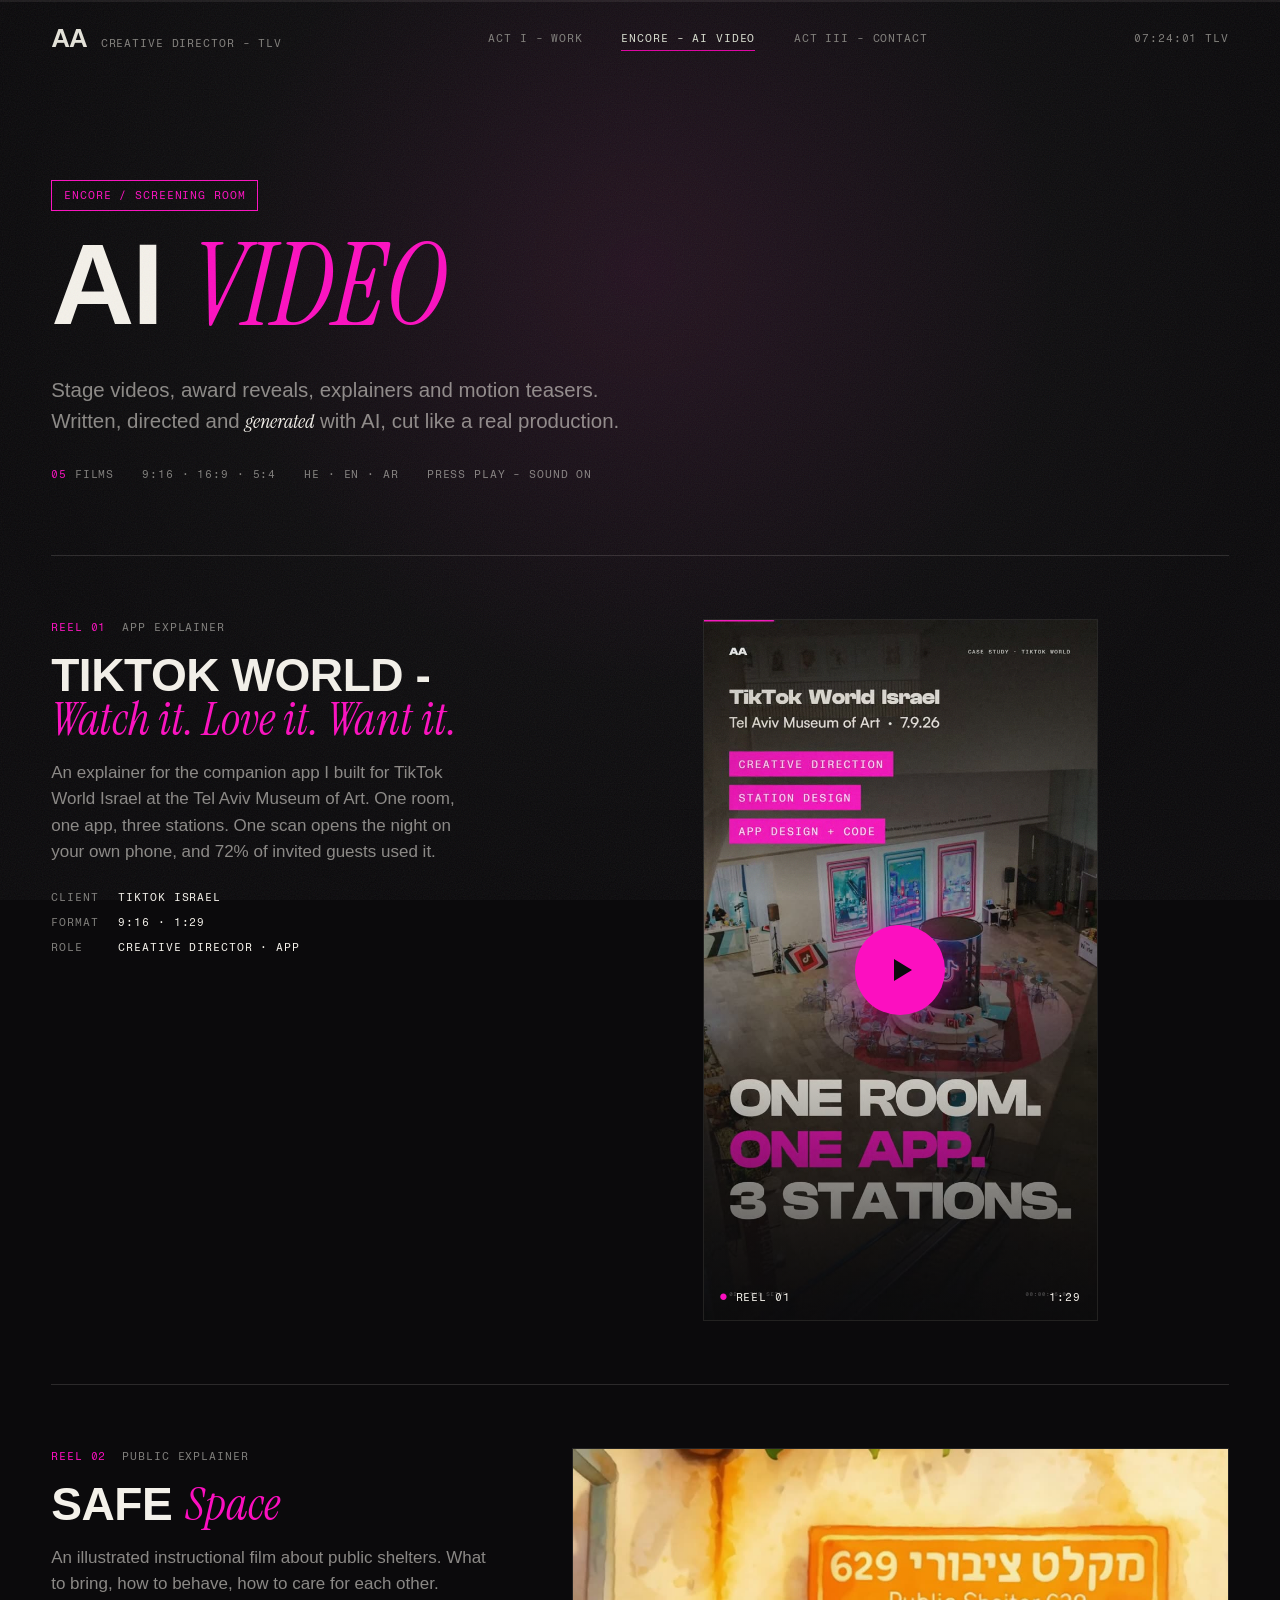
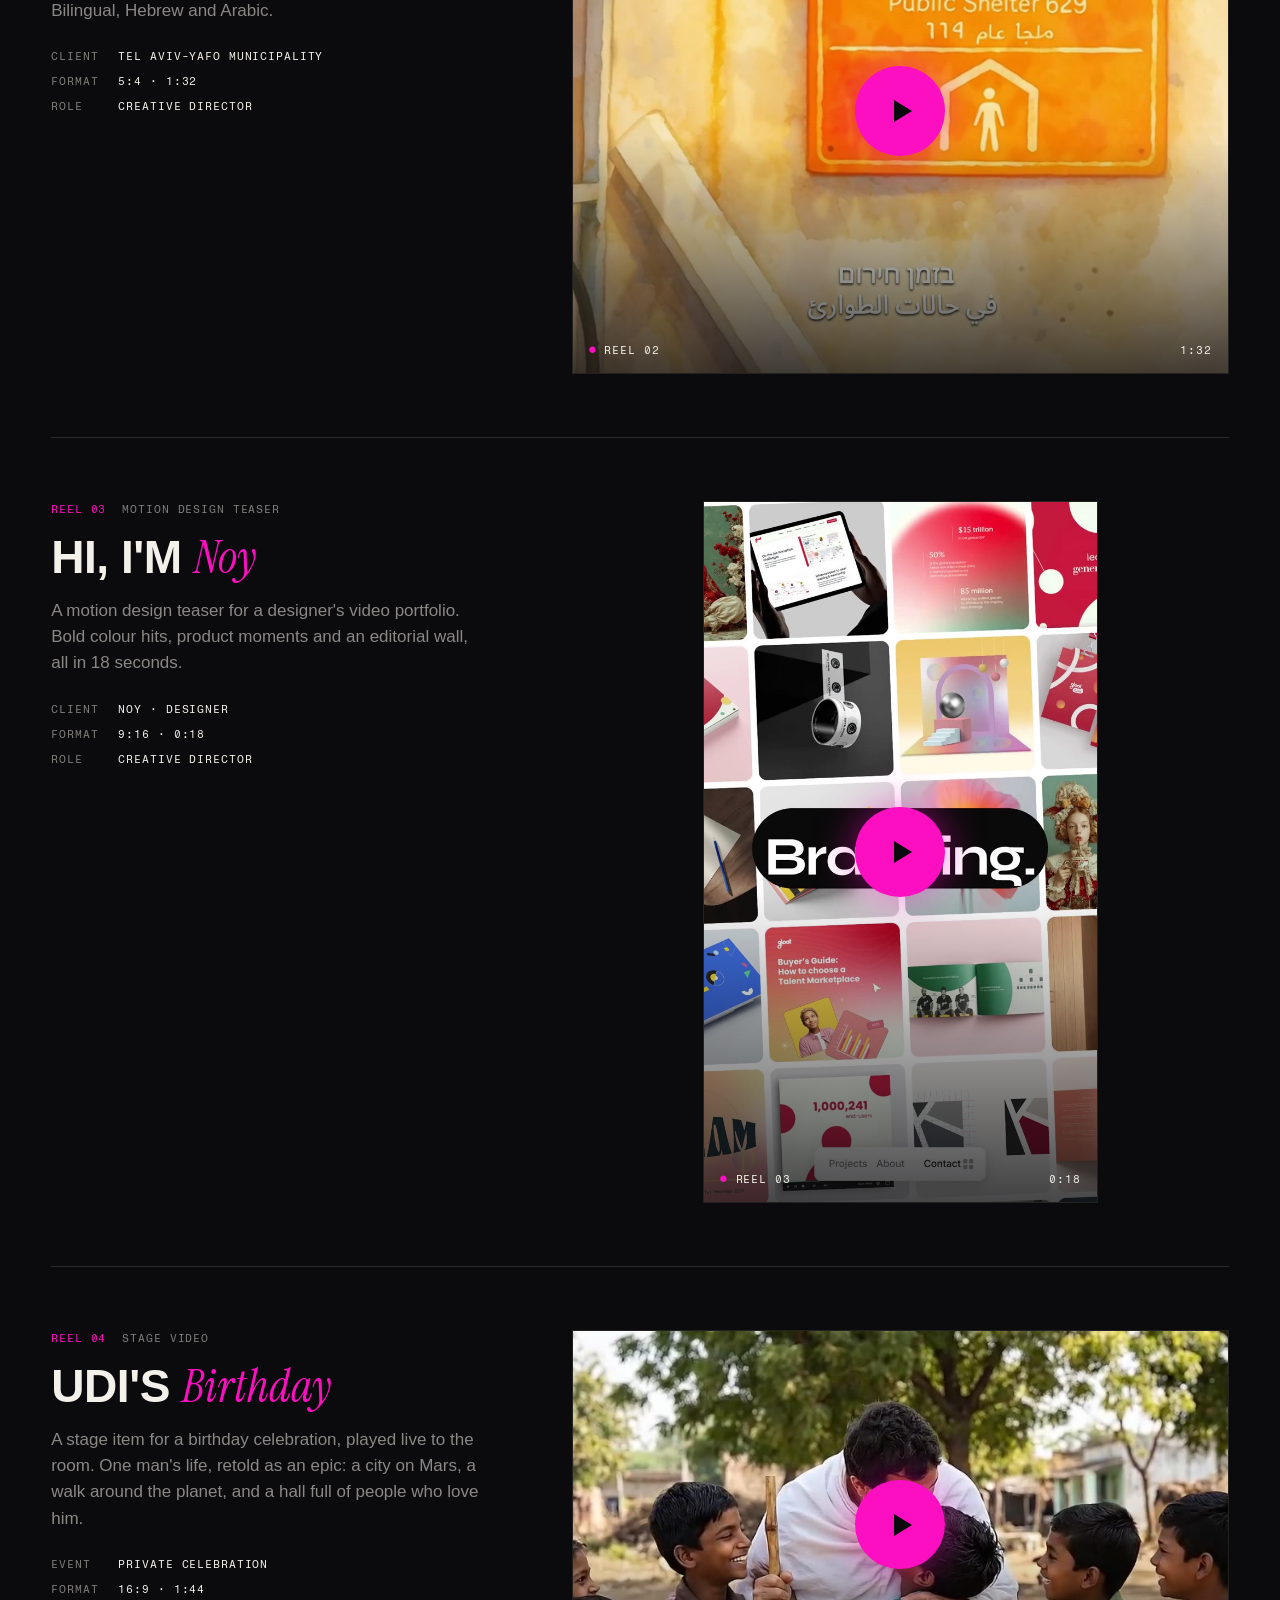
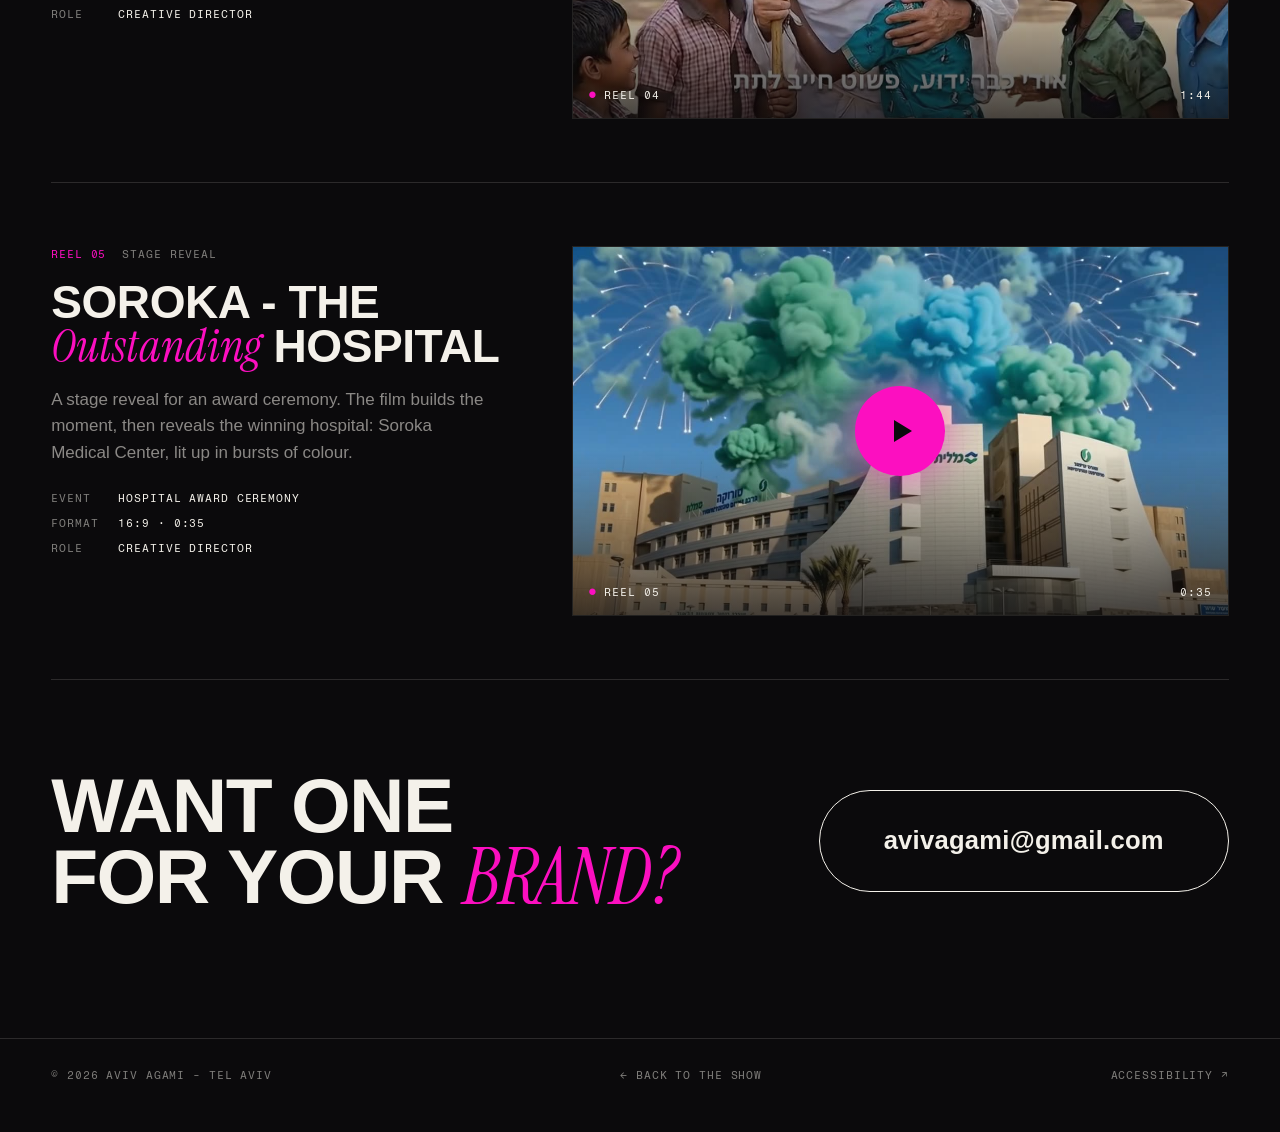
<file: ai-video/index.html>
<!doctype html>
<html lang="en">
<head>
  <meta charset="utf-8">
  <meta name="viewport" content="width=device-width,initial-scale=1">
  <title>AI Video - Aviv Agami</title>
  <meta name="description" content="AI video portfolio by Aviv Agami: brand films, case studies, explainers and personal tributes made with generative AI.">
  <link rel="icon" href="/favicon.svg" type="image/svg+xml">

  <meta property="og:type" content="website">
  <meta property="og:url" content="https://avivagami.com/ai-video/">
  <meta property="og:title" content="AI Video - Aviv Agami">
  <meta property="og:description" content="Brand films, case studies, explainers and tributes made with generative AI.">
  <meta property="og:image" content="https://avivagami.com/images/ai/safe-space.jpg">
  <meta name="twitter:card" content="summary_large_image">

  <link rel="preconnect" href="https://api.fontshare.com" crossorigin>
  <link rel="preconnect" href="https://fonts.gstatic.com" crossorigin>
  <link href="https://api.fontshare.com/v2/css?f[]=clash-display@500,600,700&f[]=satoshi@400,500,700&display=swap" rel="stylesheet">
  <link href="https://fonts.googleapis.com/css2?family=Fragment+Mono:ital@0;1&family=Instrument+Serif:ital@1&display=swap" rel="stylesheet">
  <link rel="stylesheet" href="/styles.css">
  <style>
    /* ---------- AI VIDEO — "screening room" (page-only styles) ---------- */
    .nav__links a.is-here { color: var(--bone); }
    .nav__links a.is-here::after { right: 0; }

    .reel-hero { padding-top: clamp(120px, 20vh, 220px); padding-bottom: clamp(40px, 8vh, 90px); }
    .reel-hero .act__head { margin-bottom: 0; }
    .reel-hero__lede {
      max-width: 620px;
      margin: clamp(24px, 4vh, 40px) 0 0;
      font-size: clamp(18px, 1.6vw, 22px);
      color: var(--bone-dim);
    }
    .reel-hero__lede em { color: var(--bone); }
    .reel-hero__meta {
      display: flex; flex-wrap: wrap; gap: 10px 28px;
      margin-top: 28px; color: var(--bone-faint);
    }
    .reel-hero__meta b { color: var(--signal); font-weight: 400; }

    .reels { list-style: none; margin: 0; padding: 0; border-top: var(--hair); }

    .reel {
      display: grid;
      grid-template-columns: minmax(0, 5fr) minmax(0, 7fr);
      gap: clamp(24px, 4vw, 64px);
      align-items: center;
      padding: clamp(40px, 7vh, 80px) 0;
      border-bottom: var(--hair);
    }
    .reel__info { align-self: start; position: sticky; top: 96px; }
    .reel__cue { display: flex; gap: 16px; color: var(--signal); margin-bottom: 18px; }
    .reel__cue span + span { color: var(--bone-faint); }
    .reel__title {
      margin: 0 0 18px;
      font-family: var(--display);
      font-weight: 600;
      text-transform: uppercase;
      font-size: clamp(30px, 3.6vw, 56px);
      line-height: 0.95;
      letter-spacing: -0.01em;
    }
    .reel__title em { color: var(--signal); text-transform: none; letter-spacing: 0; }
    .reel__desc { margin: 0 0 24px; color: var(--bone-dim); max-width: 46ch; }
    .reel__facts {
      display: grid; grid-template-columns: auto 1fr; gap: 8px 20px;
      margin: 0; color: var(--bone-faint);
    }
    .reel__facts dt { color: var(--bone-faint); }
    .reel__facts dd { margin: 0; color: var(--bone); }

    /* the screen */
    .screen {
      position: relative;
      justify-self: center;
      width: 100%;
      background: #000;
      border: var(--hair);
      overflow: hidden;
    }
    .screen--v  { aspect-ratio: 9 / 16; max-width: min(100%, calc(78vh * 9 / 16)); }
    .screen--h  { aspect-ratio: 16 / 9; }
    .screen--sq { aspect-ratio: 5 / 4;  max-width: min(100%, calc(78vh * 5 / 4)); }
    .screen--w  { aspect-ratio: 27 / 16; }
    .screen video { display: block; width: 100%; height: 100%; object-fit: cover; background: #000; }
    .screen.is-playing video { object-fit: contain; }

    .screen__play {
      position: absolute; inset: 0;
      display: grid; place-items: center;
      background: linear-gradient(180deg, rgba(11,10,12,0) 55%, rgba(11,10,12,0.75));
      transition: opacity 0.3s;
    }
    .screen__play::before {
      content: "";
      width: clamp(64px, 7vw, 92px); height: clamp(64px, 7vw, 92px);
      border-radius: 50%;
      background: var(--signal);
      box-shadow: 0 0 40px rgba(252, 15, 192, 0.55);
      transition: transform 0.35s var(--ease);
    }
    .screen__play::after {
      content: "";
      position: absolute; left: 50%; top: 50%;
      margin: -11px 0 0 -6px;
      border-style: solid;
      border-width: 11px 0 11px 18px;
      border-color: transparent transparent transparent var(--stage);
    }
    .screen__play:hover::before, .screen__play:focus-visible::before { transform: scale(1.12); }
    .screen__play:focus-visible { outline: 2px solid var(--signal); outline-offset: -2px; }
    .screen__label {
      position: absolute; left: 16px; right: 16px; bottom: 14px;
      display: flex; justify-content: space-between; gap: 12px;
      color: var(--bone); pointer-events: none;
    }
    .screen__label .rec { color: var(--signal); }
    .screen.is-playing .screen__play,
    .screen.is-playing .screen__label { opacity: 0; pointer-events: none; }

    .reel-cta {
      display: flex; flex-wrap: wrap; align-items: center; justify-content: space-between;
      gap: 24px;
      padding-top: clamp(60px, 10vh, 120px);
    }
    .reel-cta h2 {
      margin: 0;
      font-family: var(--display); font-weight: 700; text-transform: uppercase;
      font-size: clamp(40px, 6vw, 96px); line-height: 0.92; letter-spacing: -0.02em;
    }
    .reel-cta h2 em { color: var(--signal); letter-spacing: 0; }

    @media (max-width: 860px) {
      .reel { grid-template-columns: 1fr; }
      .reel__info { position: static; }
      .screen--v { max-width: min(100%, 420px); }
    }
  </style>
</head>
<body>

  <div class="grain" aria-hidden="true"></div>
  <div class="spot" id="spot" aria-hidden="true"></div>
  <div class="progress" aria-hidden="true"><div class="progress__bar" id="progressBar"></div></div>

  <!-- ============ NAV ============ -->
  <header class="nav">
    <a class="nav__brand" href="/">
      <span class="nav__mark">AA</span>
      <span class="nav__sub mono">CREATIVE DIRECTOR - TLV</span>
    </a>
    <nav class="nav__links mono">
      <a href="/#work"><span class="nav__act">ACT I - </span>WORK</a>
      <a href="/ai-video/" class="is-here" aria-current="page"><span class="nav__act">ENCORE - </span>AI VIDEO</a>
      <a href="/#contact"><span class="nav__act">ACT III - </span>CONTACT</a>
    </nav>
    <div class="nav__time mono"><span id="tlvTime">00:00:00</span> TLV</div>
  </header>

  <main>

    <!-- ============ HERO ============ -->
    <section class="act reel-hero">
      <div class="act__head">
        <span class="act__no mono" data-reveal>ENCORE / SCREENING ROOM</span>
        <h1 class="act__title" data-reveal>AI <em>VIDEO</em></h1>
        <p class="reel-hero__lede" data-reveal>
          Stage videos, award reveals, explainers and motion teasers.
          Written, directed and <em>generated</em> with AI, cut like a real production.
        </p>
        <div class="reel-hero__meta mono" data-reveal>
          <span><b>05</b> FILMS</span>
          <span>9:16 · 16:9 · 5:4</span>
          <span>HE · EN · AR</span>
          <span>PRESS PLAY - SOUND ON</span>
        </div>
      </div>
    </section>

    <!-- ============ THE REELS ============ -->
    <section class="act" style="padding-top:0">
      <ol class="reels">

        <li class="reel" data-reveal>
          <div class="reel__info">
            <div class="reel__cue mono"><span>REEL 01</span><span>APP EXPLAINER</span></div>
            <h2 class="reel__title">TikTok World - <em>Watch it. Love it. Want it.</em></h2>
            <p class="reel__desc">An explainer for the companion app I built for TikTok World Israel at the Tel Aviv Museum of Art. One room, one app, three stations. One scan opens the night on your own phone, and 72% of invited guests used it.</p>
            <dl class="reel__facts mono">
              <dt>CLIENT</dt><dd>TikTok Israel</dd>
              <dt>FORMAT</dt><dd>9:16 · 1:29</dd>
              <dt>ROLE</dt><dd>Creative Director · App</dd>
            </dl>
          </div>
          <div class="screen screen--v">
            <video src="/videos/ai/tiktok-world.mp4" poster="/images/ai/tiktok-world.jpg" preload="none" playsinline></video>
            <button class="screen__play" aria-label="Play TikTok World app explainer"></button>
            <div class="screen__label mono"><span><span class="rec">●</span> REEL 01</span><span>1:29</span></div>
          </div>
        </li>

        <li class="reel" data-reveal>
          <div class="reel__info">
            <div class="reel__cue mono"><span>REEL 02</span><span>PUBLIC EXPLAINER</span></div>
            <h2 class="reel__title">Safe <em>Space</em></h2>
            <p class="reel__desc">An illustrated instructional film about public shelters. What to bring, how to behave, how to care for each other. Bilingual, Hebrew and Arabic.</p>
            <dl class="reel__facts mono">
              <dt>CLIENT</dt><dd>Tel Aviv-Yafo Municipality</dd>
              <dt>FORMAT</dt><dd>5:4 · 1:32</dd>
              <dt>ROLE</dt><dd>Creative Director</dd>
            </dl>
          </div>
          <div class="screen screen--sq">
            <video src="/videos/ai/safe-space.mp4" poster="/images/ai/safe-space.jpg" preload="none" playsinline></video>
            <button class="screen__play" aria-label="Play Safe Space film"></button>
            <div class="screen__label mono"><span><span class="rec">●</span> REEL 02</span><span>1:32</span></div>
          </div>
        </li>

        <li class="reel" data-reveal>
          <div class="reel__info">
            <div class="reel__cue mono"><span>REEL 03</span><span>MOTION DESIGN TEASER</span></div>
            <h2 class="reel__title">Hi, I'm <em>Noy</em></h2>
            <p class="reel__desc">A motion design teaser for a designer's video portfolio. Bold colour hits, product moments and an editorial wall, all in 18 seconds.</p>
            <dl class="reel__facts mono">
              <dt>CLIENT</dt><dd>Noy · Designer</dd>
              <dt>FORMAT</dt><dd>9:16 · 0:18</dd>
              <dt>ROLE</dt><dd>Creative Director</dd>
            </dl>
          </div>
          <div class="screen screen--v">
            <video src="/videos/ai/designer-portfolio.mp4" poster="/images/ai/designer-portfolio.jpg" preload="none" playsinline></video>
            <button class="screen__play" aria-label="Play portfolio teaser"></button>
            <div class="screen__label mono"><span><span class="rec">●</span> REEL 03</span><span>0:18</span></div>
          </div>
        </li>

        <li class="reel" data-reveal>
          <div class="reel__info">
            <div class="reel__cue mono"><span>REEL 04</span><span>STAGE VIDEO</span></div>
            <h2 class="reel__title">Udi's <em>Birthday</em></h2>
            <p class="reel__desc">A stage item for a birthday celebration, played live to the room. One man's life, retold as an epic: a city on Mars, a walk around the planet, and a hall full of people who love him.</p>
            <dl class="reel__facts mono">
              <dt>EVENT</dt><dd>Private celebration</dd>
              <dt>FORMAT</dt><dd>16:9 · 1:44</dd>
              <dt>ROLE</dt><dd>Creative Director</dd>
            </dl>
          </div>
          <div class="screen screen--w">
            <video src="/videos/ai/udi-birthday.mp4" poster="/images/ai/udi-birthday.jpg" preload="none" playsinline></video>
            <button class="screen__play" aria-label="Play birthday stage video"></button>
            <div class="screen__label mono"><span><span class="rec">●</span> REEL 04</span><span>1:44</span></div>
          </div>
        </li>

        <li class="reel" data-reveal>
          <div class="reel__info">
            <div class="reel__cue mono"><span>REEL 05</span><span>STAGE REVEAL</span></div>
            <h2 class="reel__title">Soroka - The <em>Outstanding</em> Hospital</h2>
            <p class="reel__desc">A stage reveal for an award ceremony. The film builds the moment, then reveals the winning hospital: Soroka Medical Center, lit up in bursts of colour.</p>
            <dl class="reel__facts mono">
              <dt>EVENT</dt><dd>Hospital award ceremony</dd>
              <dt>FORMAT</dt><dd>16:9 · 0:35</dd>
              <dt>ROLE</dt><dd>Creative Director</dd>
            </dl>
          </div>
          <div class="screen screen--h">
            <video src="/videos/ai/soroka.mp4" poster="/images/ai/soroka.jpg" preload="none" playsinline></video>
            <button class="screen__play" aria-label="Play Soroka award reveal"></button>
            <div class="screen__label mono"><span><span class="rec">●</span> REEL 05</span><span>0:35</span></div>
          </div>
        </li>

      </ol>

      <div class="reel-cta" data-reveal>
        <h2>WANT ONE<br>FOR YOUR <em>BRAND?</em></h2>
        <a class="btn-mag" href="mailto:avivagami@gmail.com?subject=AI%20video">
          <span class="btn-mag__fill"></span>
          <span class="btn-mag__label">avivagami@gmail.com</span>
        </a>
      </div>
    </section>

  </main>

  <footer class="footer">
    <div class="footer__row mono">
      <span>© 2026 AVIV AGAMI - TEL AVIV</span>
      <a href="/">← BACK TO THE SHOW</a>
      <a href="/accessibility.html">ACCESSIBILITY ↗</a>
    </div>
  </footer>

  <script>
  (function () {
    // reveal on scroll
    var els = document.querySelectorAll('[data-reveal]');
    if ('IntersectionObserver' in window) {
      var io = new IntersectionObserver(function (ents) {
        ents.forEach(function (en) {
          if (en.isIntersecting) { en.target.classList.add('is-in'); io.unobserve(en.target); }
        });
      }, { threshold: 0.08 });
      els.forEach(function (el, i) { if (i < 4) el.style.setProperty('--d', (i * 0.08) + 's'); io.observe(el); });
    } else {
      els.forEach(function (el) { el.classList.add('is-in'); });
    }

    // TLV clock
    var clock = document.getElementById('tlvTime');
    function tick() {
      try {
        clock.textContent = new Date().toLocaleTimeString('en-GB', { timeZone: 'Asia/Jerusalem', hour12: false });
      } catch (e) { clock.textContent = new Date().toLocaleTimeString('en-GB', { hour12: false }); }
    }
    tick(); setInterval(tick, 1000);

    // scroll progress + spotlight
    var bar = document.getElementById('progressBar');
    var spot = document.getElementById('spot');
    function onScroll() {
      var h = document.documentElement.scrollHeight - innerHeight;
      bar.style.width = (h > 0 ? (scrollY / h) * 100 : 0) + '%';
    }
    addEventListener('scroll', onScroll, { passive: true }); onScroll();
    addEventListener('pointermove', function (e) {
      spot.style.setProperty('--mx', e.clientX + 'px');
      spot.style.setProperty('--my', e.clientY + 'px');
    }, { passive: true });

    // players: one plays at a time
    var screens = document.querySelectorAll('.screen');
    screens.forEach(function (s) {
      var v = s.querySelector('video');
      s.querySelector('.screen__play').addEventListener('click', function () {
        screens.forEach(function (o) { if (o !== s) o.querySelector('video').pause(); });
        v.controls = true;
        s.classList.add('is-playing');
        v.play();
      });
      v.addEventListener('pause', function () { if (v.ended) s.classList.remove('is-playing'); });
      v.addEventListener('play', function () {
        screens.forEach(function (o) { if (o !== s) o.querySelector('video').pause(); });
      });
    });
  })();
  </script>

  <!-- Cloudflare Web Analytics -->
  <script defer src="https://static.cloudflareinsights.com/beacon.min.js" data-cf-beacon='{"token": "11a063e5d36c40c1a166da0a340a02b1"}'></script>
  <script defer src="/gc.js"></script>
</body>
</html>
</file>
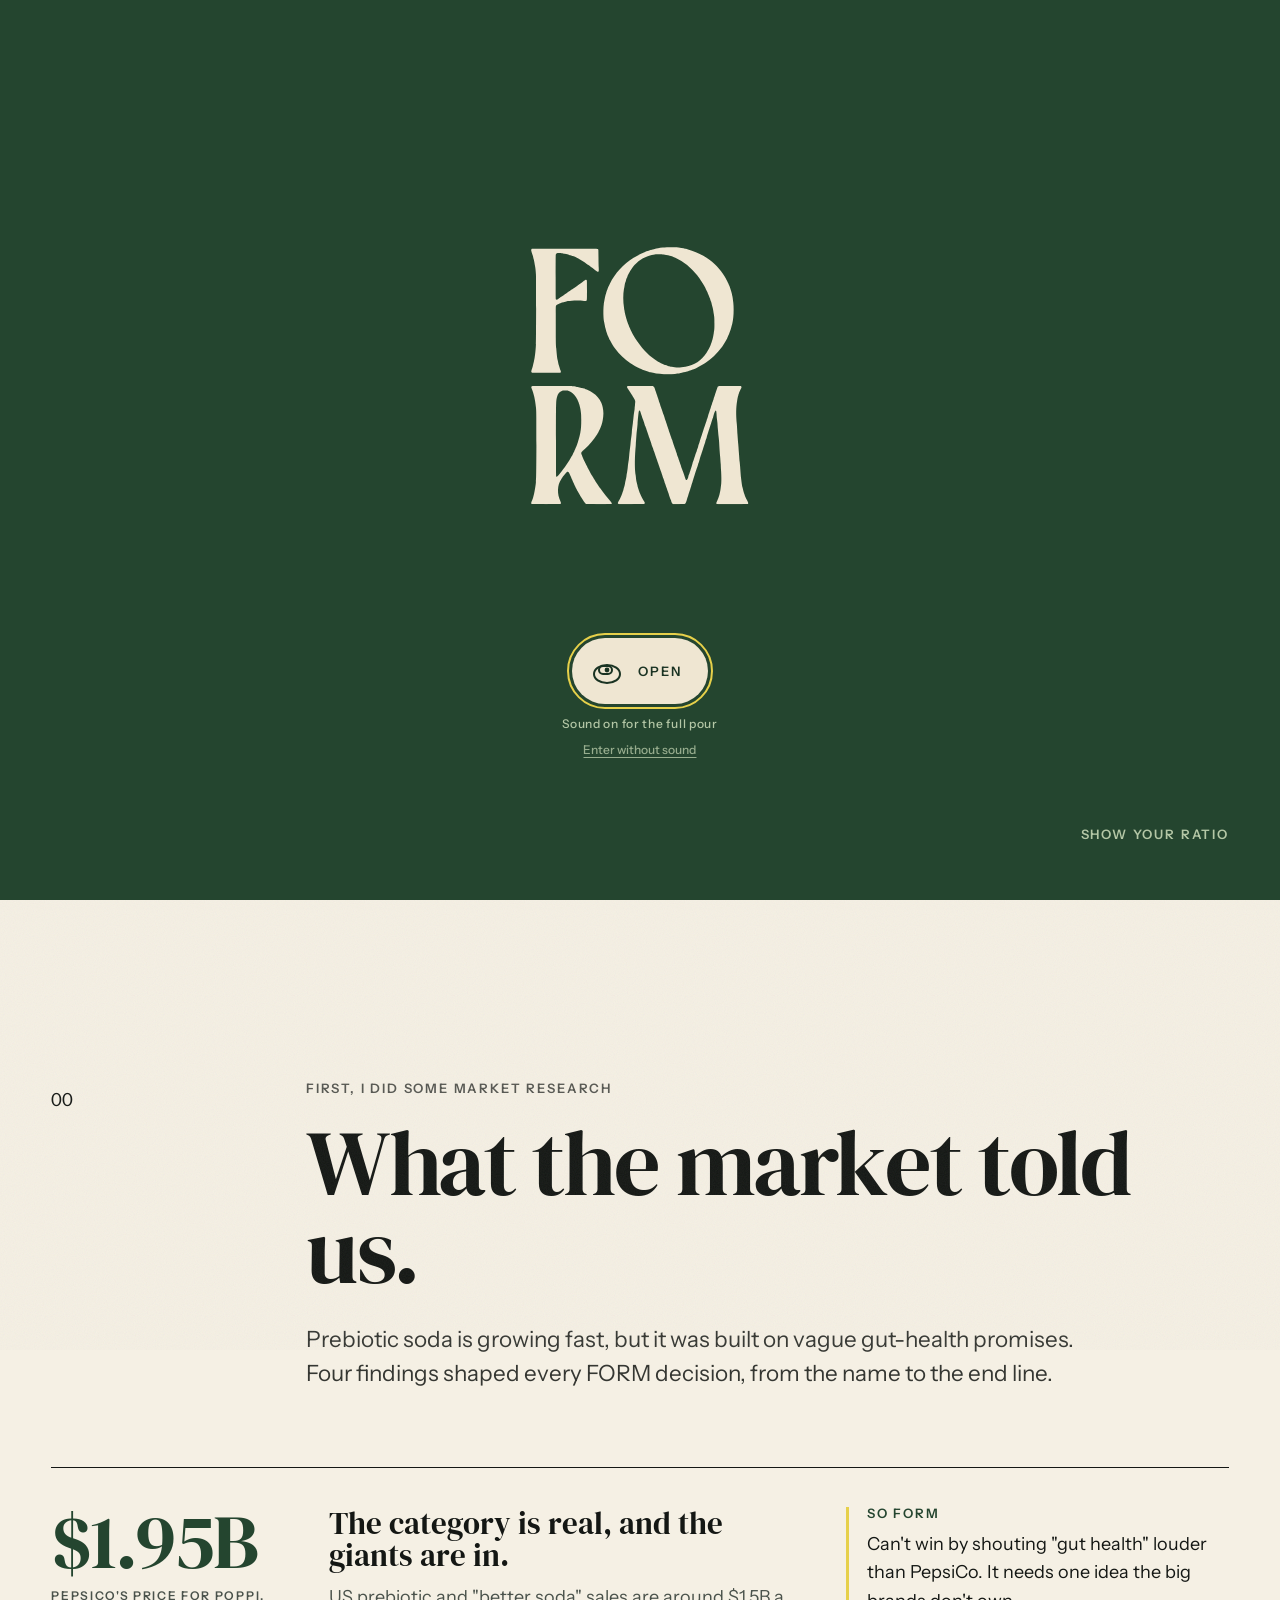
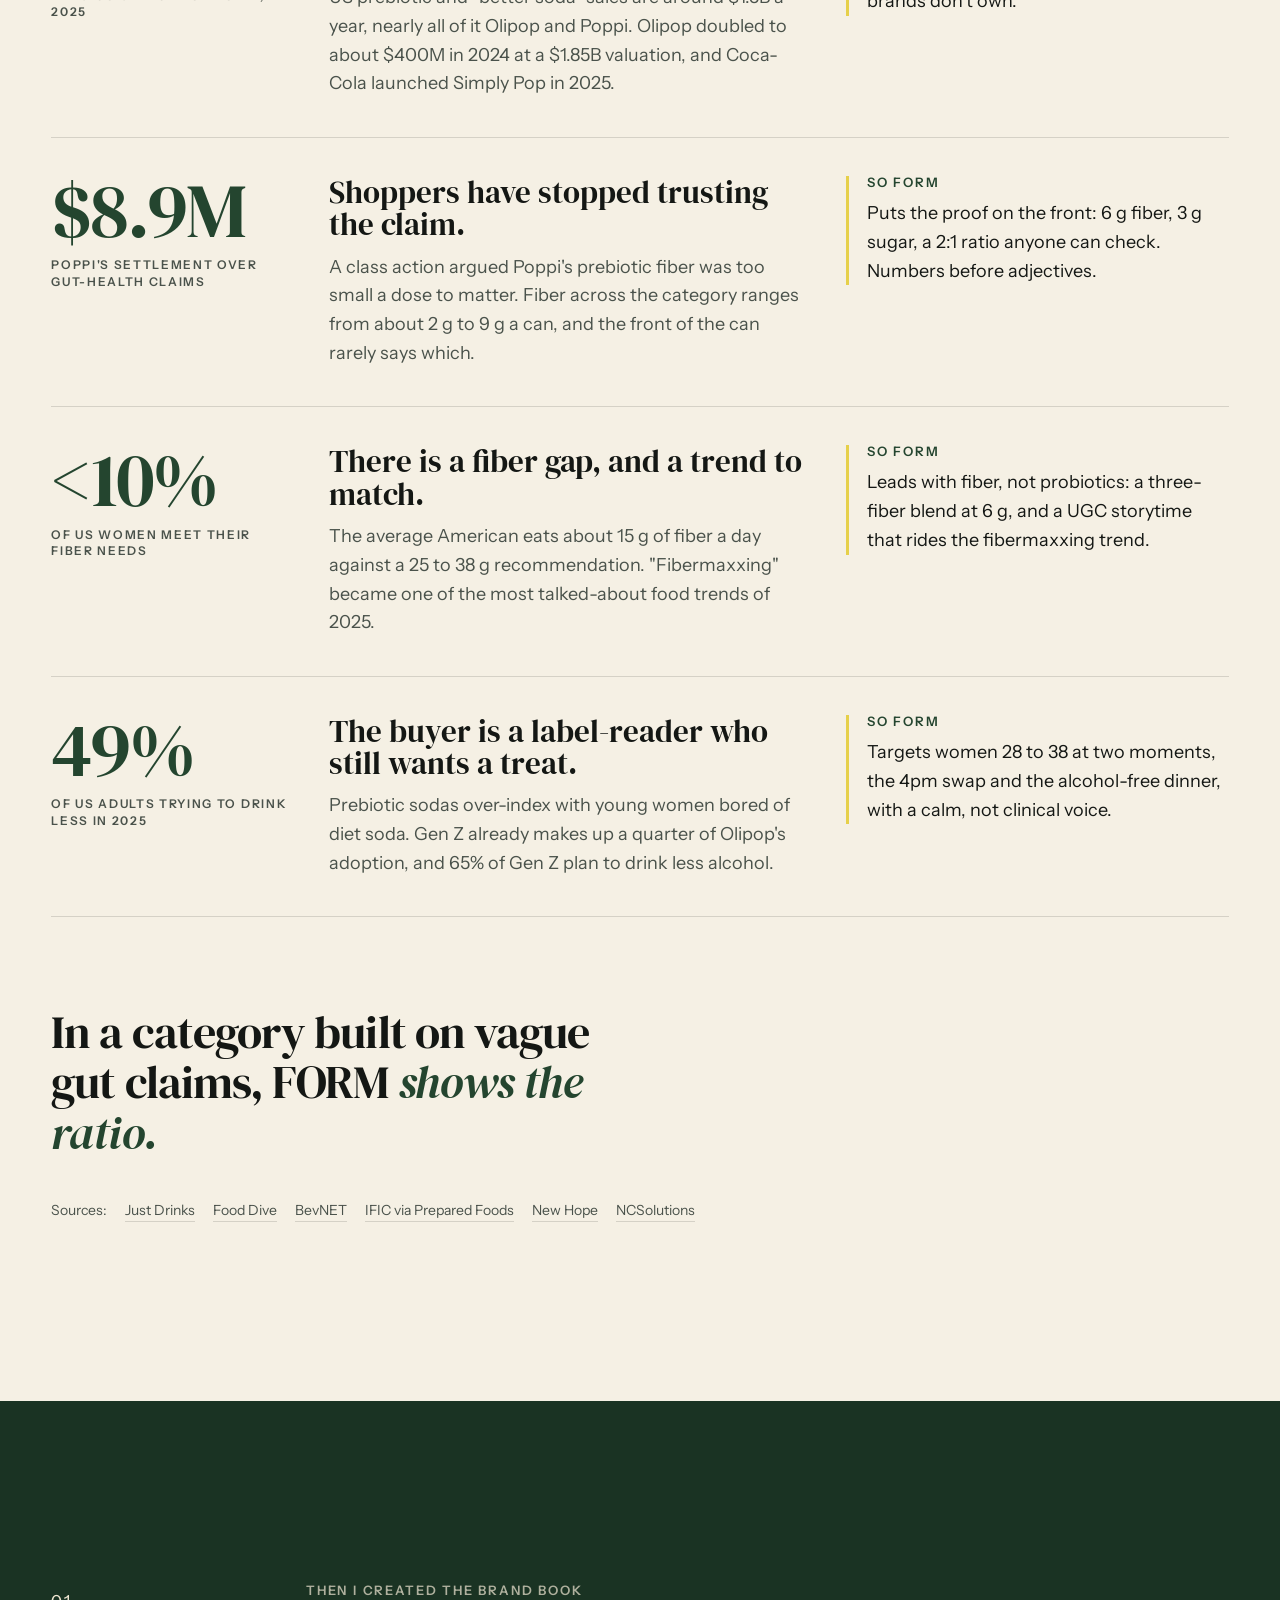
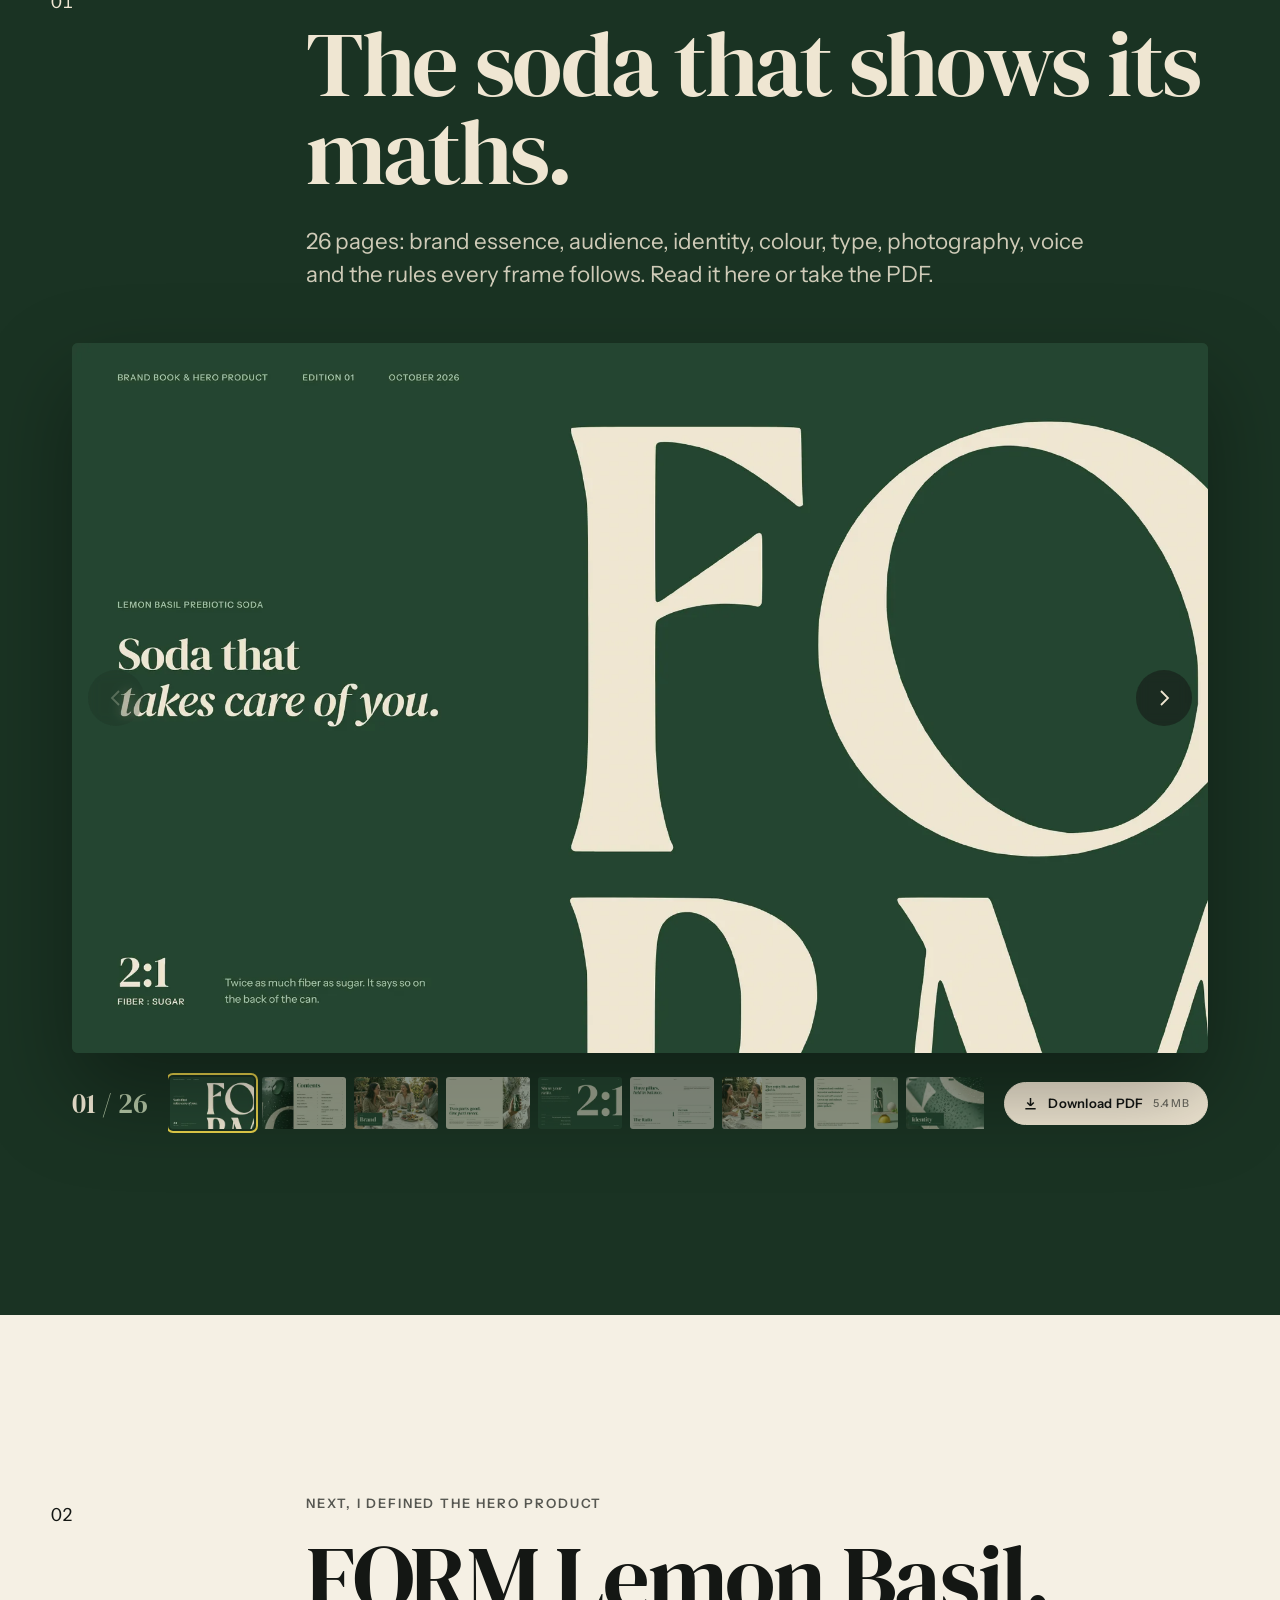
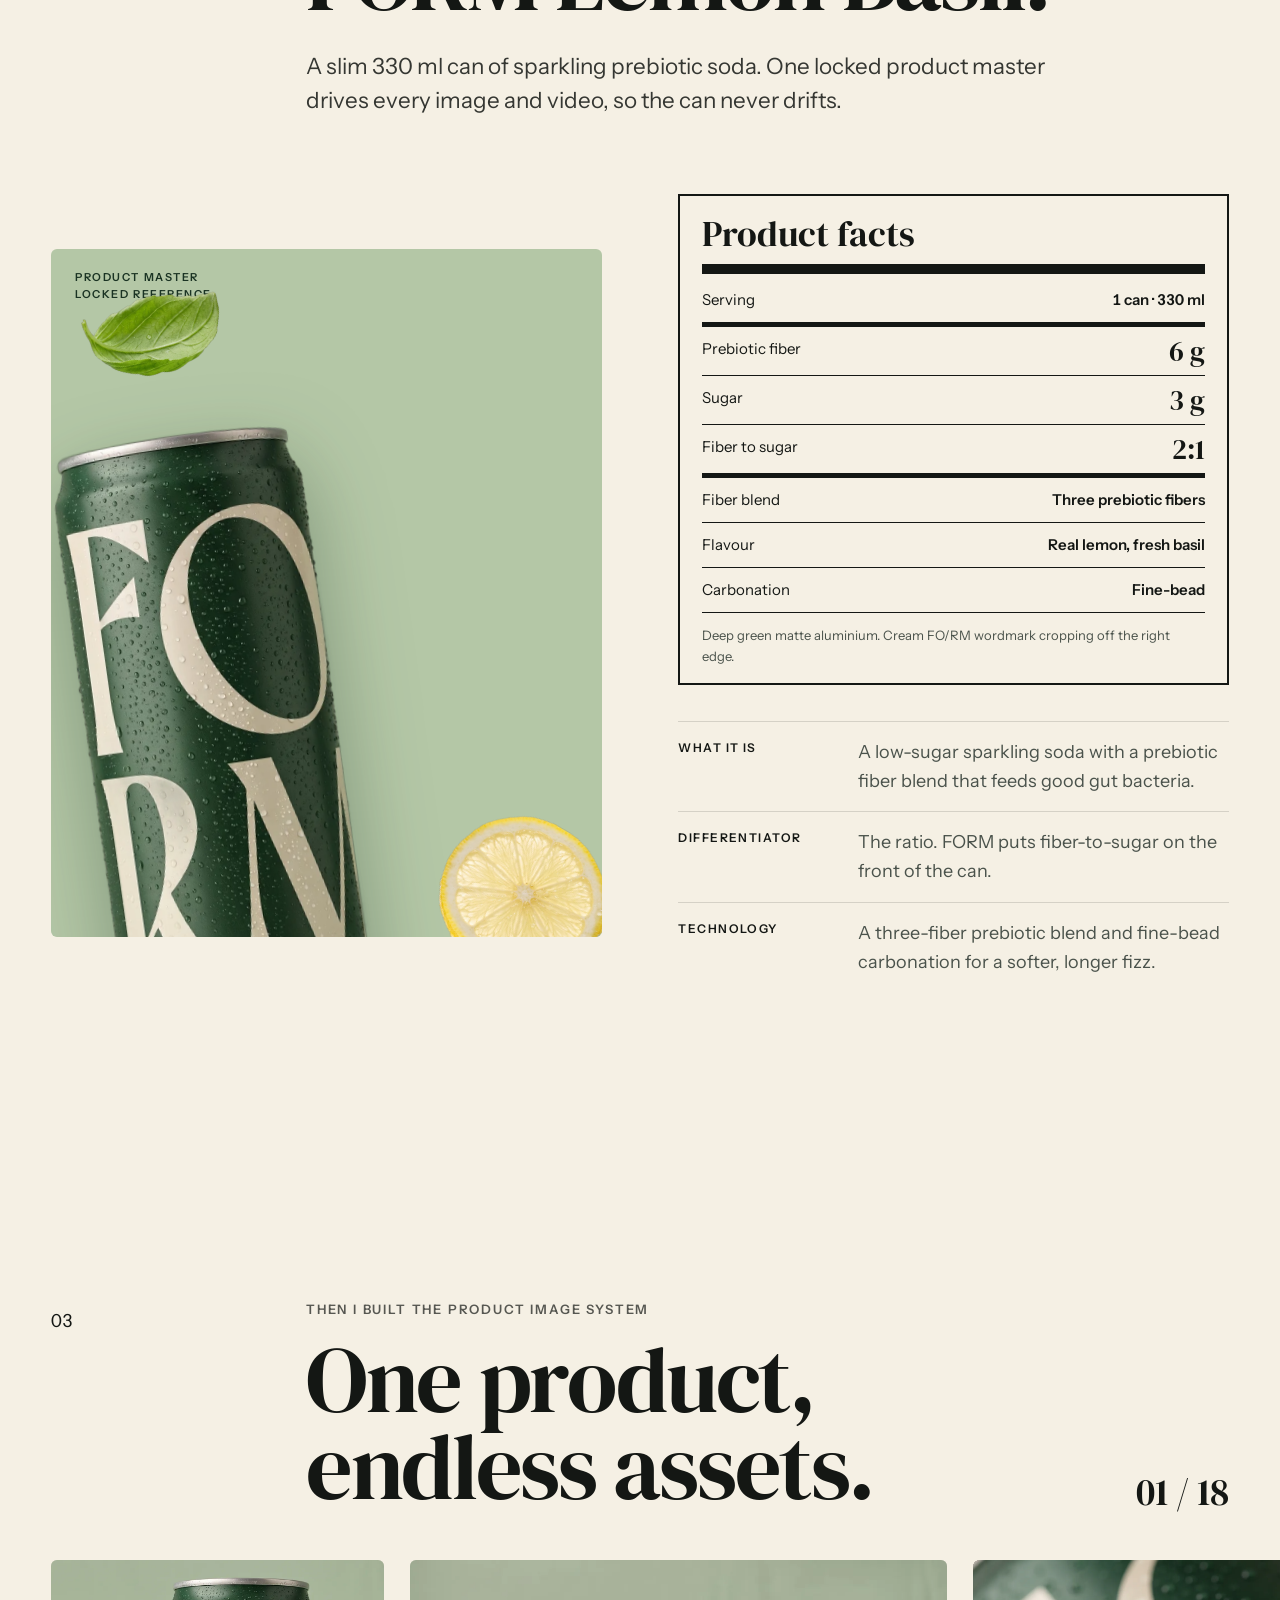
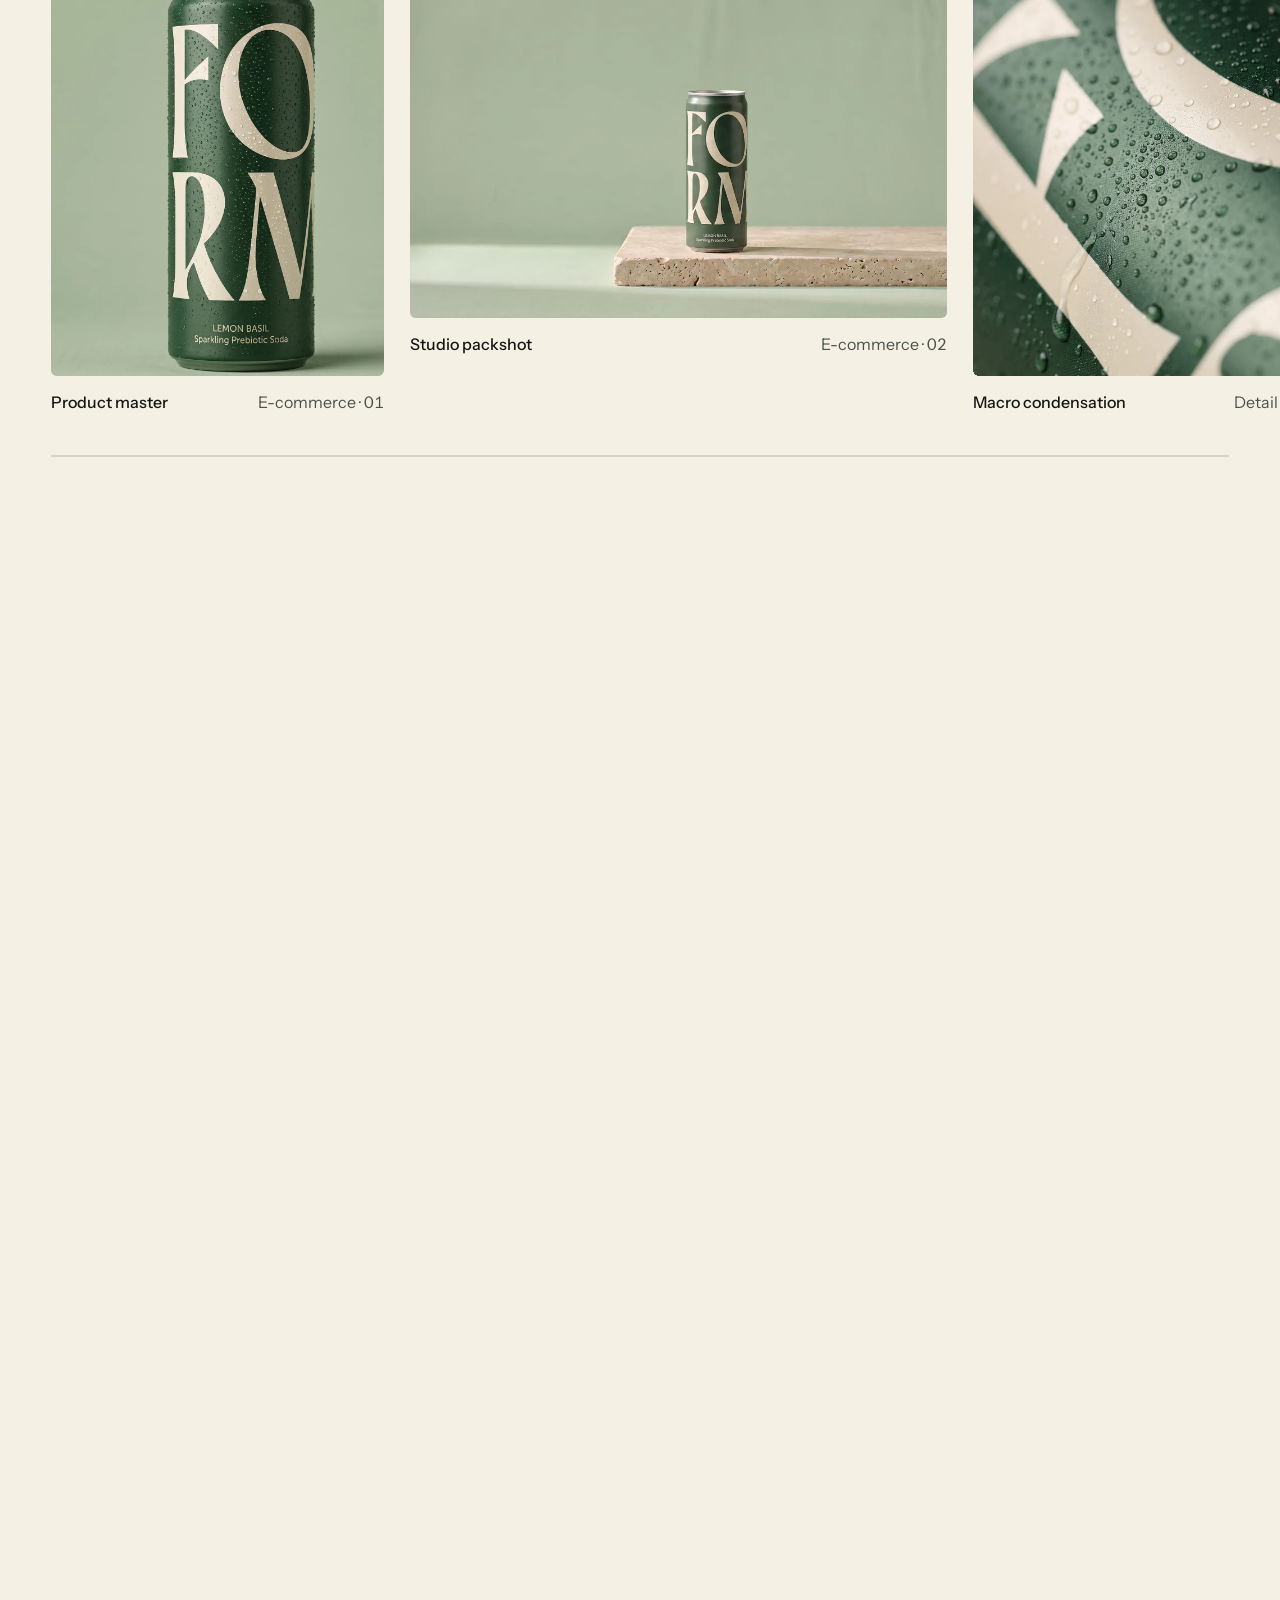
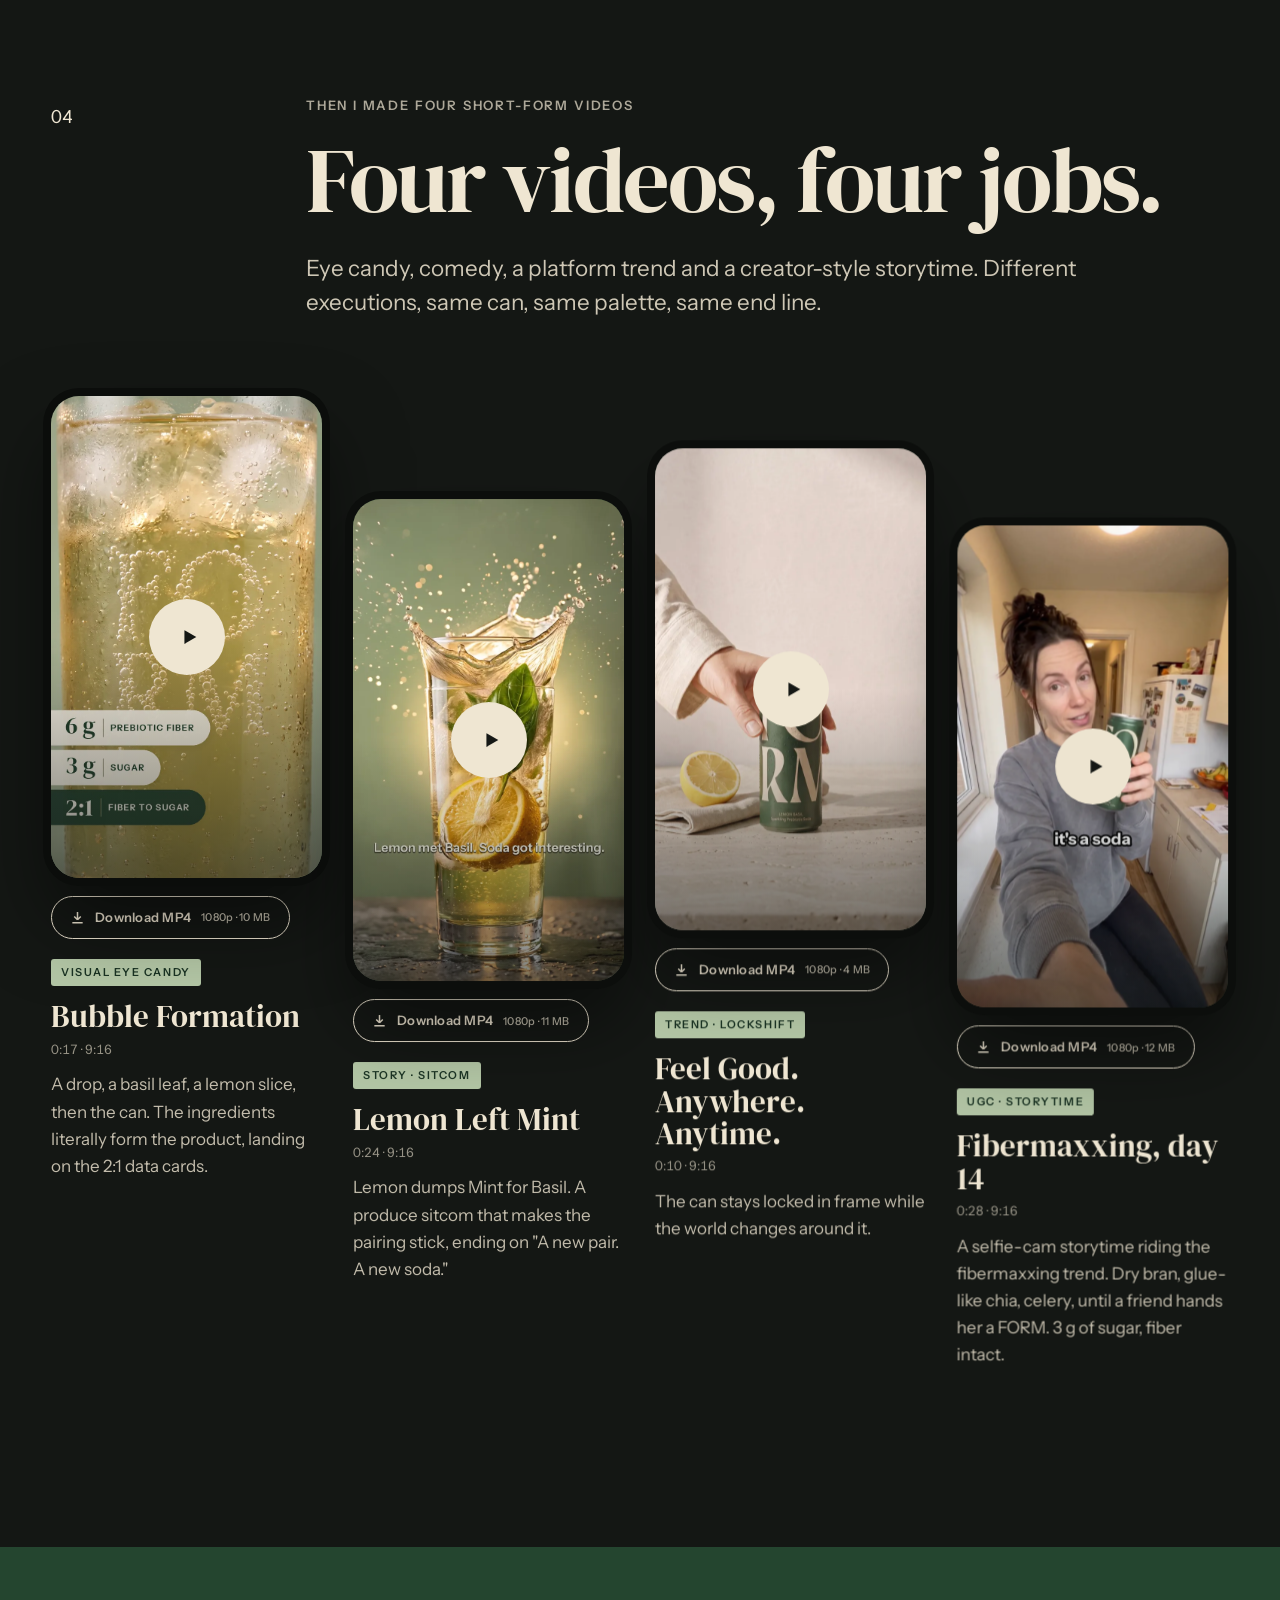
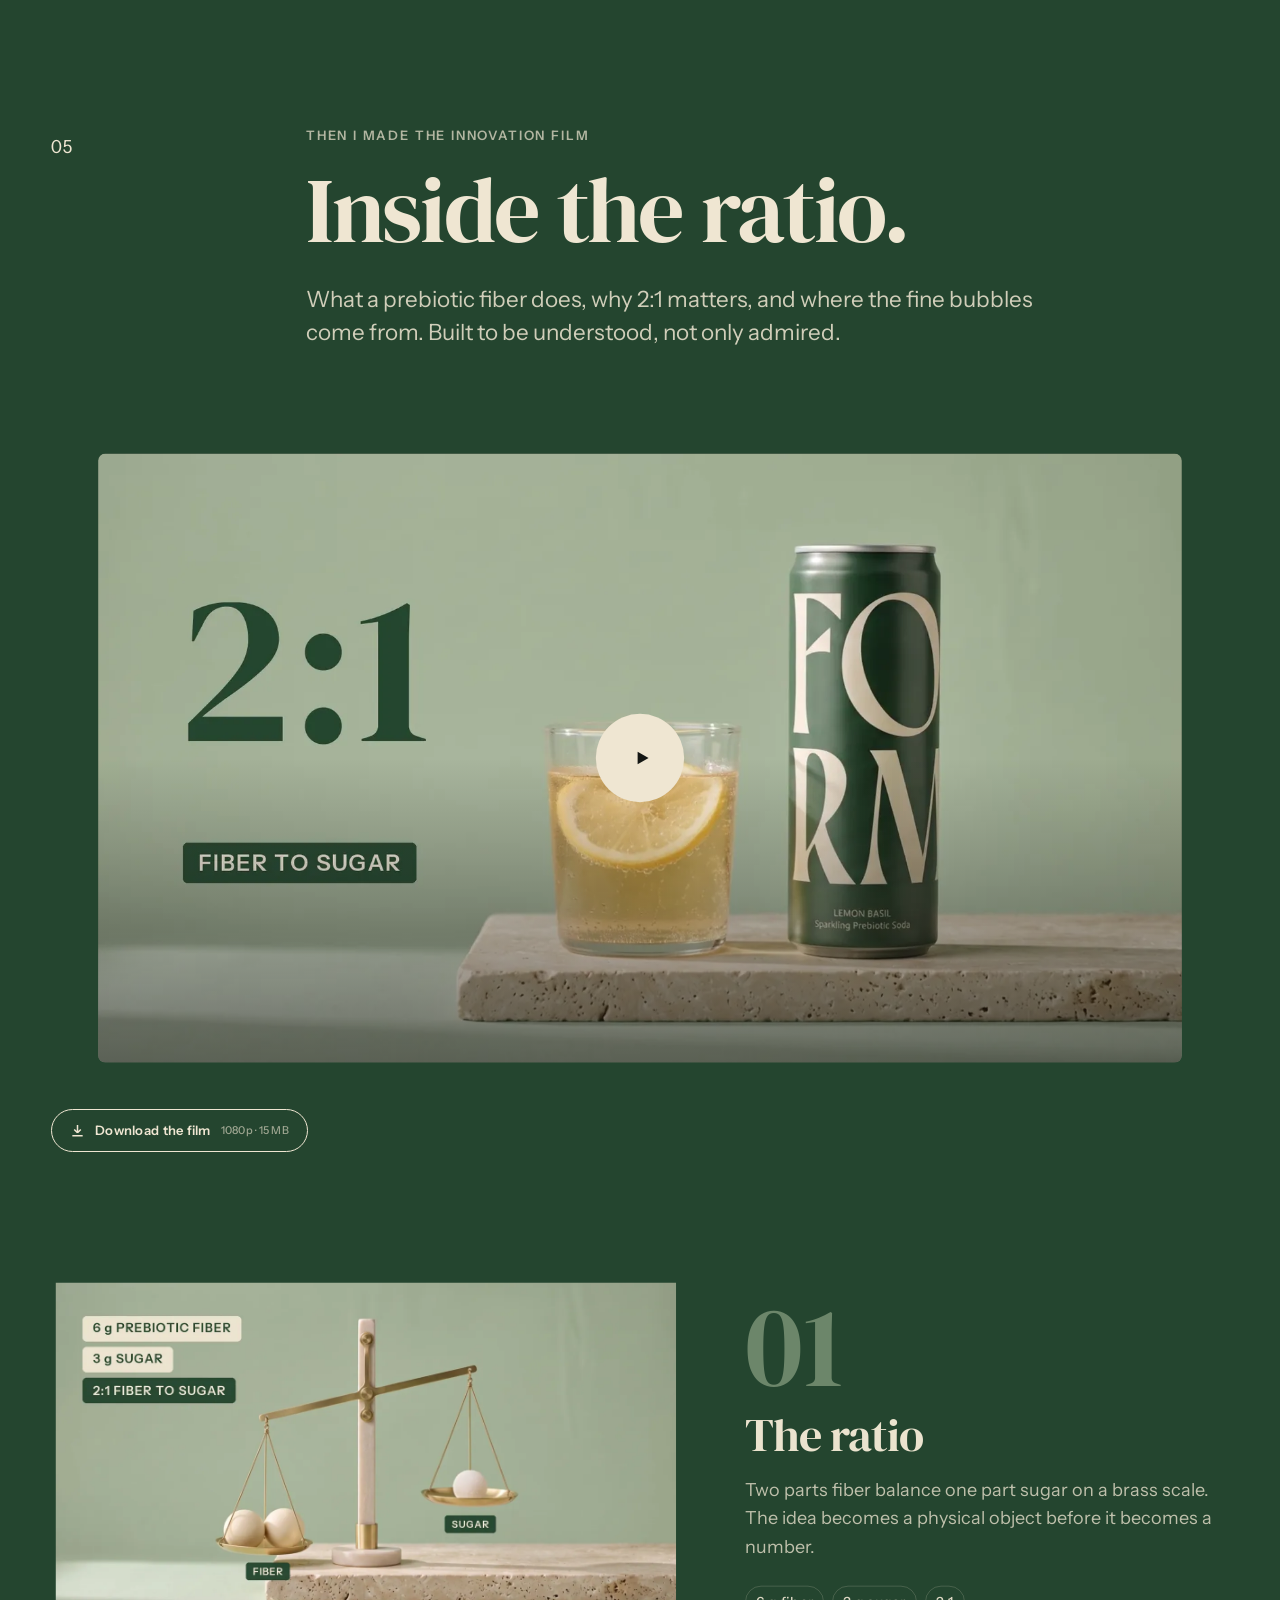
<file: artlist-assignment/index.html>
<!doctype html>
<html lang="en">
<head>
<meta charset="utf-8">
<meta name="viewport" content="width=device-width, initial-scale=1, viewport-fit=cover">
<title>FORM · Show Your Ratio</title>
<meta name="description" content="FORM Lemon Basil Prebiotic Soda. An AI-generated brand, image and video ecosystem by Aviv Agami. Artlist home assignment, AI Enterprise Solution Expert.">
<meta name="robots" content="noindex, nofollow">
<script>/* cover the page until the JS loader is mounted, so the site never flashes first */document.documentElement.classList.add("pre");setTimeout(function(){document.documentElement.classList.remove("pre")},8000)</script>
<meta name="theme-color" content="#24452F">
<meta property="og:title" content="FORM · Show Your Ratio">
<meta property="og:description" content="An AI-built brand ecosystem for a prebiotic soda. By Aviv Agami.">
<meta property="og:image" content="media/img-master.webp">
<link rel="preconnect" href="https://fonts.googleapis.com">
<link rel="preconnect" href="https://fonts.gstatic.com" crossorigin>
<link href="https://fonts.googleapis.com/css2?family=DM+Serif+Display:ital@0;1&family=Instrument+Sans:wght@400;500;600&display=swap" rel="stylesheet">
<link rel="preload" as="image" href="media/can.webp">
<link rel="preload" as="image" href="media/hero-bubbles.webp">
<style>
:root{
  --basil:#24452F; --basil-deep:#1A3323; --cream:#EFE6D2; --paper:#F5F0E4;
  --sage:#B4C7A6; --stone:#D9D3C7; --lemon:#E6D04A; --ink:#141714; --ink-soft:#4A524B;
  --line:rgba(20,23,20,.14); --line-light:rgba(239,230,210,.2);
  --serif:"DM Serif Display",Georgia,serif;
  --sans:"Instrument Sans",system-ui,-apple-system,sans-serif;
  --g:clamp(16px,4vw,64px); --max:1440px;
  --ease:cubic-bezier(.2,0,0,1);
  color-scheme:light;
}
*{box-sizing:border-box;margin:0;padding:0}
html{-webkit-text-size-adjust:100%;overflow-x:clip}
html.lenis,html.lenis body{height:auto}
.lenis.lenis-smooth{scroll-behavior:auto!important}
body{background:var(--paper);color:var(--ink);font:400 17px/1.6 var(--sans);-webkit-font-smoothing:antialiased;overflow-x:clip}
img,video{display:block;max-width:100%}
a{color:inherit;text-decoration:none}
button{font:inherit;color:inherit;background:none;border:0;cursor:pointer}
:focus-visible{outline:2px solid var(--lemon);outline-offset:3px;border-radius:2px}
::selection{background:var(--lemon);color:var(--ink)}
.wrap{max-width:var(--max);margin-inline:auto;padding-left:max(var(--g),env(safe-area-inset-left,0px));padding-right:max(var(--g),env(safe-area-inset-right,0px))}
.sr{position:absolute;width:1px;height:1px;overflow:hidden;clip:rect(0 0 0 0)}

/* film grain over everything */
body::after{content:"";position:fixed;inset:-50%;z-index:90;pointer-events:none;opacity:.07;
  background-image:url("data:image/svg+xml,%3Csvg xmlns='http://www.w3.org/2000/svg' width='160' height='160'%3E%3Cfilter id='n'%3E%3CfeTurbulence type='fractalNoise' baseFrequency='.9' numOctaves='2' stitchTiles='stitch'/%3E%3C/filter%3E%3Crect width='100%25' height='100%25' filter='url(%23n)'/%3E%3C/svg%3E")}

/* type */
.eyebrow{font:600 12px/1 var(--sans);letter-spacing:.14em;text-transform:uppercase}
.serif{font-family:var(--serif);font-weight:400}
.h2{font:400 clamp(44px,7.2vw,120px)/.95 var(--serif);letter-spacing:-.025em}
.lede{font-size:clamp(18px,1.5vw,22px);line-height:1.5;max-width:52ch}
.w{display:inline-block;overflow:hidden;vertical-align:top;padding:0 .14em .16em;margin:0 -.14em -.16em}
.w.done{overflow:visible}
.w>span{display:inline-block}

/* ---------- loader ---------- */
html.pre::after{content:"";position:fixed;inset:0;z-index:99;background:var(--basil)}
.loader{position:fixed;inset:0;z-index:100;background:var(--basil);color:var(--cream);display:grid;place-items:center}
.loader .lm{width:clamp(150px,17vw,250px);overflow:hidden;display:flex;flex-direction:column;align-items:flex-start;padding-bottom:4px}
.loader .lm span{display:block}
.loader .lm svg{display:block;width:100%;height:auto;fill:var(--cream)}
.loader .lm span:first-child{width:93.31%}
.loader .lm span+span{width:100%;margin-top:5.29%}
.loader .pct{position:absolute;inset-inline-start:var(--g);inset-block-end:var(--g);font:400 clamp(40px,6vw,80px)/1 var(--serif);font-variant-numeric:tabular-nums}
.loader .cap{position:absolute;inset-inline-end:var(--g);inset-block-end:calc(var(--g) + 8px);color:var(--sage)}
.gate{position:absolute;inset-inline:0;inset-block-end:clamp(90px,16vh,160px);margin-inline:auto;width:max-content;display:flex;flex-direction:column;align-items:center;gap:14px;opacity:0;pointer-events:none;transition:opacity .3s var(--ease)}
.loader.ready .gate{opacity:1;pointer-events:auto}
.open-btn{display:flex;align-items:center;gap:14px;background:var(--cream);color:var(--basil-deep);padding:16px 26px 16px 18px;border-radius:999px;font:600 13px/1 var(--sans);letter-spacing:.16em;text-transform:uppercase;transition:transform .15s var(--ease)}
.open-btn:hover{transform:translateY(-2px)}
.open-btn:active{transform:scale(.97)}
.open-btn svg{width:34px;height:34px}
.open-btn:hover .tabpull{transform:rotate(-24deg)}
.tabpull{transform-origin:12px 18px;transition:transform .2s var(--ease)}
.gate small{font:500 12px/1 var(--sans);letter-spacing:.06em;color:var(--sage)}
.gate .skip{font:500 12px/1 var(--sans);color:var(--sage);text-decoration:underline;text-underline-offset:3px;opacity:.8}
.fizz{position:fixed;inset:0;z-index:95;pointer-events:none;width:100%;height:100%}
.loader .lm{margin-top:-16vh}

/* ---------- nav ---------- */
.nav{position:fixed;inset:0 0 auto;z-index:50;color:var(--cream);pointer-events:none;padding-top:env(safe-area-inset-top,0px);transition:color .3s var(--ease)}
.nav.on-light{color:var(--ink)}
.nav{transition:color .3s var(--ease),transform .3s var(--ease)}
.nav.hide{transform:translateY(-100%)}
body.menu-open .nav{color:var(--cream)}
.nav .wrap{display:flex;align-items:center;justify-content:space-between;height:72px}
.nav a,.nav button{pointer-events:auto}
.nav .mark{display:block}
.nav .mark svg{display:block;height:40px;width:auto;fill:currentColor}
.nav ul{display:flex;gap:28px;list-style:none}
.nav ul a{font:500 13px/1 var(--sans);opacity:.75;transition:opacity .15s}
.nav ul a:hover,.nav ul a.on{opacity:1}
.nav ul a span{opacity:.5;margin-inline-end:6px;font-variant-numeric:tabular-nums}
.nav .menu-btn{display:none;font:600 12px/1 var(--sans);letter-spacing:.14em;text-transform:uppercase;padding:12px 0}
.progress{position:fixed;inset:0 0 auto;height:2px;z-index:51;background:var(--lemon);transform-origin:0 50%;transform:scaleX(0)}
.menu{position:fixed;inset:0;z-index:49;background:var(--basil);color:var(--cream);display:flex;flex-direction:column;justify-content:center;padding:var(--g);visibility:hidden;opacity:0;transition:opacity .3s var(--ease),visibility 0s .3s}
.menu.open{visibility:visible;opacity:1;transition:opacity .3s var(--ease)}
.menu a{font:400 clamp(44px,12vw,72px)/1.1 var(--serif);display:flex;align-items:baseline;gap:16px}
.menu a small{font:500 13px/1 var(--sans);color:var(--sage);font-variant-numeric:tabular-nums}
@media (max-width:900px){.nav ul{display:none}.nav .menu-btn{display:block}}

/* ---------- hero ---------- */
.hero{position:relative;height:100svh;min-height:640px;background:var(--basil);color:var(--cream);overflow:hidden}
.h-bg{position:absolute;inset:-10% 0 -10% 0;background:url(media/hero-bubbles.webp) 70% 50%/cover no-repeat;opacity:.6}
.hero::before{content:"";position:absolute;inset:0;z-index:1;background:linear-gradient(90deg,var(--basil) 22%,rgba(36,69,47,.55) 55%,rgba(36,69,47,.15)),linear-gradient(0deg,var(--basil),transparent 30%)}
.h-stage{position:absolute;z-index:2;inset-block:0;inset-inline-end:0;width:62%;display:grid;place-items:center}
.wm{position:absolute;inset-block:72px 0;inset-inline-end:-6%;margin-block:auto;width:min(66vh,52vw);height:max-content;display:flex;flex-direction:column;align-items:flex-start;color:var(--cream);opacity:.95;pointer-events:none;user-select:none}
.wm span{display:block;will-change:transform}
.wm svg{display:block;width:100%;height:auto;fill:currentColor}
.wm .wm-fo{width:93.31%}
.wm .wm-rm{width:100%;margin-top:5.29%}
.h-can{position:relative;z-index:3;height:min(76vh,760px);will-change:transform}
.h-can img{height:100%;width:auto;filter:drop-shadow(0 40px 50px rgba(0,0,0,.45))}
.f{position:absolute;z-index:4;will-change:transform;pointer-events:none}
.f img{width:100%;filter:drop-shadow(0 24px 30px rgba(0,0,0,.35))}
.f-leaf{width:clamp(90px,10vw,170px);top:14%;inset-inline-start:12%}
.f-sprig{width:clamp(100px,11vw,190px);bottom:6%;inset-inline-start:12%;z-index:2}
.f-lemon{width:clamp(110px,12vw,210px);bottom:16%;inset-inline-end:8%}
.f-leaf2{width:clamp(60px,6vw,100px);top:10%;inset-inline-end:14%;filter:blur(3px);opacity:.85}
.h-copy{position:absolute;z-index:5;inset-inline-start:var(--g);inset-block-end:clamp(40px,9vh,110px);max-width:min(600px,41vw)}
.h-copy .eyebrow{color:var(--sage)}
.h-copy h1{font:400 clamp(48px,5.8vw,104px)/.92 var(--serif);letter-spacing:-.035em;margin-block:22px 26px}
.h-copy h1 em{color:var(--sage)}
.h-copy .lede{color:rgba(239,230,210,.85);font-size:clamp(16px,1.3vw,19px)}
.tabs{display:inline-flex;flex-direction:column;align-items:stretch;gap:6px;margin-top:28px}
@media (min-width:901px) and (max-height:820px){.h-copy h1{font-size:clamp(44px,4.6vw,84px)}.h-copy .tabs{margin-top:20px}}
.tab{display:inline-flex;align-items:baseline;gap:10px;background:var(--cream);color:var(--ink);padding:10px 16px 10px 14px;border-radius:0 8px 8px 0;font:600 11px/1 var(--sans);letter-spacing:.12em;text-transform:uppercase}
.tab b{font:400 22px/1 var(--serif);letter-spacing:0;text-transform:none}
.tab.acc{background:var(--sage);color:var(--basil-deep)}
.cue{position:absolute;z-index:5;inset-inline-end:var(--g);inset-block-end:clamp(40px,9vh,110px);display:flex;align-items:center;gap:12px;color:var(--sage)}
.cue i{display:block;width:1px;height:48px;background:currentColor;transform-origin:top;animation:cue 1.6s var(--ease) 3}
@keyframes cue{0%{transform:scaleY(0)}50%{transform:scaleY(1);transform-origin:top}51%{transform-origin:bottom}100%{transform:scaleY(0);transform-origin:bottom}}
@media (max-width:900px){
  .hero{height:auto;min-height:100svh;padding-block:88px 40px;display:flex;flex-direction:column}
  .hero::before{background:linear-gradient(180deg,rgba(36,69,47,.2),var(--basil) 62%)}
  .h-stage{position:relative;width:100%;height:52svh;min-height:360px}
  .wm{width:min(78vw,42svh);inset-inline-end:-9%;inset-block:0;opacity:.9}
  .h-can{height:max(46svh,320px)}
  .f-leaf{top:10%;inset-inline-start:8%}.f-lemon{bottom:12%;inset-inline-end:4%}.f-sprig{bottom:2%;inset-inline-start:6%}.f-leaf2{top:4%;inset-inline-end:10%}
  .h-copy{position:relative;inset:auto;max-width:none;padding-inline:var(--g);margin-top:20px}
  .h-copy h1{margin-block:16px 18px}
  .cue{display:none}
}

/* ---------- section scaffolding ---------- */
.sec{position:relative;padding-block:clamp(96px,14vw,200px)}
.sec-head{display:grid;grid-template-columns:minmax(120px,1fr) 4fr;gap:24px;margin-bottom:clamp(48px,6vw,96px)}
.sec-num{font:400 clamp(18px,1.4vw,20px)/1 var(--sans);font-variant-numeric:tabular-nums;padding-top:12px}
.sec-head .eyebrow{margin-bottom:22px;opacity:.7}
.sec-head .lede{margin-top:28px;opacity:.85}
@media (max-width:720px){.sec-head{grid-template-columns:1fr;gap:6px}}
.dark{background:var(--basil);color:var(--cream)}
.ink{background:var(--ink);color:var(--cream)}
.sage{background:var(--sage);color:var(--basil-deep)}

/* ---------- manifesto ---------- */
.manifesto p{font:400 clamp(34px,5vw,84px)/1.08 var(--serif);letter-spacing:-.02em;max-width:22ch}
.manifesto p .word{opacity:1}
.manifesto p em{color:var(--basil)}
.manifesto .meta{display:flex;justify-content:space-between;align-items:end;gap:24px;margin-bottom:56px}

/* ---------- ratio (pinned) ---------- */
.ratio{height:100svh;min-height:640px;overflow:hidden}
.ratio .wrap{height:100%;display:grid;grid-template-columns:1.1fr 1fr;align-items:center;gap:clamp(24px,5vw,80px)}
.big21{font:400 clamp(150px,24vw,400px)/.8 var(--serif);letter-spacing:-.05em;display:flex;align-items:baseline;color:var(--basil)}
.big21 span{display:inline-block}
.big21 .c{color:var(--cream);margin-inline:-.02em}
.ratio .copy p{max-width:40ch;font-size:18px;margin-top:20px}
.bars{display:grid;gap:22px;margin-top:40px;max-width:520px}
.bar{display:grid;grid-template-columns:1fr auto;gap:10px 16px;align-items:baseline}
.bar .lbl{font:600 12px/1 var(--sans);letter-spacing:.14em;text-transform:uppercase}
.bar .val{font:400 44px/1 var(--serif);font-variant-numeric:tabular-nums}
.bar .trk{grid-column:1/-1;height:14px;background:rgba(26,51,35,.15);border-radius:0 8px 8px 0;overflow:hidden}
.bar .fill{height:100%;background:var(--basil);transform-origin:0 50%;border-radius:0 8px 8px 0}
.bar.sugar .fill{background:var(--cream);transform:scaleX(.5)}
.ratio .scale{position:relative;border-radius:6px;overflow:hidden;aspect-ratio:16/10}
.ratio .scale img{width:100%;height:100%;object-fit:cover}
.ratio .scale figcaption{position:absolute;inset-inline-start:16px;inset-block-end:14px;font:600 11px/1 var(--sans);letter-spacing:.14em;text-transform:uppercase;color:var(--basil-deep);background:var(--cream);padding:8px 10px;border-radius:3px}
@media (max-width:900px){
  .ratio{height:auto;min-height:0;padding-block:96px}
  .ratio .wrap{grid-template-columns:1fr}
}

/* ---------- brand ---------- */
.defs{display:grid;grid-template-columns:repeat(3,1fr);gap:clamp(24px,3vw,48px)}
.def{border-top:1px solid var(--ink);padding-top:18px}
.def .eyebrow{display:block;margin-bottom:14px}
.def p,.def li{font-size:16px;color:var(--ink-soft)}
.def ul{list-style:none}
.def li{padding-block:7px;border-bottom:1px solid var(--line)}
.def li:last-child{border:0}
@media (max-width:900px){.defs{grid-template-columns:1fr}}
.palette{display:flex;height:clamp(260px,34vw,440px);margin-block:clamp(64px,8vw,120px);border-radius:6px;overflow:hidden}
.sw{flex:1;display:flex;flex-direction:column;justify-content:flex-end;padding:18px;transition:flex-grow .5s var(--ease);min-width:0}
.sw:hover,.sw:focus-within{flex-grow:2.2}
.sw b{font:400 clamp(18px,1.8vw,26px)/1.1 var(--serif);white-space:nowrap;overflow:hidden;text-overflow:ellipsis}
.sw small{font:500 12px/1.4 var(--sans);letter-spacing:.06em;opacity:.75;font-variant-numeric:tabular-nums}
.sw small.role{opacity:.6;letter-spacing:.12em;text-transform:uppercase;font-size:10px;margin-bottom:6px}
@media (max-width:720px){.palette{flex-wrap:wrap;height:auto}.sw{flex:1 1 33.33%;aspect-ratio:1}.sw:hover{flex-grow:1}}
.marquee{overflow:hidden;border-block:1px solid var(--ink);padding-block:22px;white-space:nowrap}
.marquee .row{display:inline-flex;gap:48px;font:400 clamp(36px,5vw,72px)/1 var(--serif);will-change:transform}
.marquee .row span{display:inline-flex;align-items:center;gap:48px}
.marquee .row span::after{content:"";width:.28em;height:.28em;border-radius:50%;background:var(--lemon)}
.specimen{display:grid;grid-template-columns:1.2fr 1fr;gap:clamp(32px,5vw,80px);align-items:end;margin-top:clamp(64px,8vw,120px)}
.specimen .aa{font:400 clamp(84px,12vw,200px)/1 var(--serif);letter-spacing:-.035em;color:var(--basil);padding-bottom:.08em}
.specimen .aa i{color:var(--ink)}
.specimen dl{display:grid;gap:24px}
.specimen dt{font:600 12px/1 var(--sans);letter-spacing:.14em;text-transform:uppercase;margin-bottom:8px}
.specimen dd{color:var(--ink-soft);font-size:16px;max-width:42ch}
@media (max-width:900px){.specimen{grid-template-columns:1fr}}


/* ---------- research ---------- */
.finds{display:grid;gap:0;border-top:1px solid var(--ink)}
.fd{display:grid;grid-template-columns:minmax(180px,1fr) 2fr 1.6fr;gap:clamp(20px,3vw,56px);padding-block:clamp(28px,3vw,44px);border-bottom:1px solid var(--line);align-items:start}
.fd .stat{font:400 clamp(52px,6vw,96px)/.9 var(--serif);letter-spacing:-.03em;color:var(--basil);font-variant-numeric:lining-nums}
.fd .stat small{display:block;font:600 11px/1.4 var(--sans);letter-spacing:.14em;text-transform:uppercase;color:var(--ink-soft);margin-top:12px}
.fd h3{font:400 clamp(26px,2.4vw,36px)/1.05 var(--serif);margin-bottom:12px}
.fd p{font-size:16px;color:var(--ink-soft);max-width:52ch}
.fd .so{border-inline-start:3px solid var(--lemon);padding-inline-start:18px}
.fd .so .eyebrow{display:block;margin-bottom:10px;color:var(--basil)}
.fd .so p{color:var(--ink)}
.thesis{margin-top:clamp(56px,7vw,104px);font:400 clamp(30px,3.6vw,56px)/1.1 var(--serif);letter-spacing:-.02em;max-width:24ch}
.thesis em{color:var(--basil)}
.srcs{margin-top:40px;font-size:13px;color:var(--ink-soft);display:flex;flex-wrap:wrap;gap:6px 18px}
.srcs a{border-bottom:1px solid var(--line)}
.srcs a:hover{color:var(--ink);border-color:var(--ink)}
@media (max-width:900px){.fd{grid-template-columns:1fr;gap:14px}}

/* ---------- brand book reader ---------- */
.book{background:var(--basil-deep)}
.book .sec-head{margin-bottom:clamp(36px,4vw,64px)}
.reader{display:grid;gap:18px;width:100%;max-width:min(100%,calc((100svh - 190px)*1.6));margin-inline:auto}
.r-stage{position:relative;aspect-ratio:16/10;max-width:100%;border-radius:6px;overflow:hidden;background:var(--basil);box-shadow:0 40px 90px rgba(0,0,0,.35);touch-action:pan-y;outline-offset:6px}
.r-page{position:absolute;inset:0;width:100%;height:100%;object-fit:contain;transition:opacity .2s var(--ease)}
.r-page.fading{opacity:0}
.r-nav{position:absolute;inset-block:0;margin-block:auto;width:56px;height:56px;border-radius:50%;background:rgba(20,23,20,.55);backdrop-filter:blur(6px);color:var(--cream);display:grid;place-items:center;transition:background .15s,transform .15s var(--ease)}
.r-nav:hover{background:rgba(20,23,20,.8)}
.r-nav:active{transform:scale(.94)}
.r-nav[disabled]{opacity:.25;pointer-events:none}
.r-nav svg{width:24px;height:24px}
.r-nav.prev{inset-inline-start:16px}.r-nav.next{inset-inline-end:16px}
.r-bar{display:grid;grid-template-columns:auto 1fr auto;align-items:center;gap:20px}
.r-count{font:400 28px/1 var(--serif);font-variant-numeric:tabular-nums;color:var(--sage);white-space:nowrap}
.r-count b{font-weight:400;color:var(--cream)}
.r-thumbs{display:flex;gap:8px;overflow-x:auto;padding:6px 2px;scrollbar-width:none;min-width:0}
.r-thumbs::-webkit-scrollbar{display:none}
.r-thumbs button{flex:0 0 auto;width:84px;aspect-ratio:16/10;border-radius:3px;overflow:hidden;opacity:.5;outline:2px solid transparent;outline-offset:2px;transition:opacity .15s,outline-color .15s}
.r-thumbs button:hover{opacity:.85}
.r-thumbs button[aria-current="true"]{opacity:1;outline-color:var(--lemon)}
.r-thumbs img{width:100%;height:100%;object-fit:cover}
.dl{display:inline-flex;align-items:center;gap:10px;margin-top:18px;font:600 13px/1 var(--sans);letter-spacing:.02em;padding:13px 18px;border:1px solid currentColor;border-radius:999px;transition:background .15s,color .15s,transform .15s var(--ease);white-space:nowrap}
.dl svg{width:15px;height:15px;flex:none}
.dl small{font-weight:500;opacity:.6}
.dl:hover{background:var(--cream);color:var(--ink);border-color:var(--cream)}
.dl:active{transform:translateY(1px)}
.r-dl{margin-top:0;background:var(--cream);color:var(--ink);border-color:var(--cream)}
.r-dl:hover{background:var(--sage);border-color:var(--sage)}
.film-dl{margin-top:20px}
@media (max-width:900px){
  .r-bar{grid-template-columns:auto 1fr}
  .r-thumbs{grid-column:1/-1;grid-row:2}
  .r-dl{justify-self:end}
  .r-nav{width:42px;height:42px}.r-nav svg{width:20px;height:20px}
  .r-nav.prev{inset-inline-start:8px}.r-nav.next{inset-inline-end:8px}
  .r-count{font-size:22px}
  .r-thumbs button{width:64px}
}
@media (prefers-reduced-motion:reduce){.r-page{transition:none}}
/* ---------- product ---------- */
.product .grid{display:grid;grid-template-columns:1fr 1fr;gap:clamp(32px,6vw,120px);align-items:center}
.p-stage{position:relative;aspect-ratio:4/5;background:var(--sage);border-radius:6px;overflow:hidden;display:grid;place-items:center}
.p-stage .p-can{height:84%;width:auto;filter:drop-shadow(0 30px 40px rgba(26,51,35,.35));will-change:transform}
.p-stage .p-lemon{position:absolute;width:34%;inset-inline-end:-6%;inset-block-end:4%}
.p-stage .p-leaf{position:absolute;width:24%;inset-inline-start:6%;inset-block-start:8%}
.p-stage .p-wm{position:absolute;inset-inline-start:24px;inset-block-start:20px;font:600 11px/1.5 var(--sans);letter-spacing:.14em;text-transform:uppercase;color:var(--basil-deep)}
.label{border:2px solid var(--ink);padding:20px 22px 16px;background:var(--paper)}
.label h3{font:400 36px/1 var(--serif);border-bottom:10px solid var(--ink);padding-bottom:12px;margin-bottom:4px}
.row{display:flex;justify-content:space-between;gap:20px;padding-block:10px;border-bottom:1px solid var(--ink);font-size:15px}
.row.thick{border-bottom-width:5px}
.row span:last-child{font-weight:600;text-align:end;font-variant-numeric:tabular-nums}
.row.hl span:last-child{font:400 28px/1 var(--serif)}
.label .lfoot{font-size:12px;color:var(--ink-soft);padding-top:12px}
.feat{margin-top:36px}
.feat div{display:grid;grid-template-columns:160px 1fr;gap:20px;padding-block:16px;border-top:1px solid var(--line)}
.feat dt{font:600 12px/1.6 var(--sans);letter-spacing:.12em;text-transform:uppercase}
.feat dd{color:var(--ink-soft);font-size:16px}
@media (max-width:900px){.product .grid{grid-template-columns:1fr}.feat div{grid-template-columns:1fr;gap:4px}}

/* ---------- image reel (horizontal) ---------- */
.reel{background:var(--paper);overflow:hidden}
.reel-pin{min-height:100svh;display:flex;flex-direction:column;justify-content:center;padding-block:clamp(96px,10vw,140px) 48px}
.reel-top{display:flex;justify-content:space-between;align-items:end;gap:24px;margin-bottom:48px}
.reel-top .count{font:400 clamp(28px,3vw,44px)/1 var(--serif);white-space:nowrap;font-variant-numeric:tabular-nums}
.track{display:flex;gap:clamp(16px,2vw,28px);padding-inline:var(--g);will-change:transform;touch-action:pan-y;cursor:grab;user-select:none;-webkit-user-select:none}
.track.dragging{cursor:grabbing}
.track img{-webkit-user-drag:none;pointer-events:none}
.card{flex:0 0 auto;width:clamp(260px,26vw,400px)}
.card.wide{width:clamp(320px,42vw,640px)}
.card .ph{position:relative;overflow:hidden;border-radius:6px;aspect-ratio:4/5;background:var(--stone)}
.card.wide .ph{aspect-ratio:3/2}
.card .ph img{position:absolute;inset:0;width:118%;max-width:none;height:100%;object-fit:cover;inset-inline-start:-9%}
.card .cap{display:flex;justify-content:space-between;gap:12px;margin-top:14px;font-size:14px}
.card .cap b{font-weight:500}
.card .cap span{color:var(--ink-soft);font-variant-numeric:tabular-nums}
.reel-bar{height:2px;background:var(--line);margin:40px var(--g) 0;max-width:calc(var(--max) - 2*var(--g))}
.reel-bar i{display:block;height:100%;background:var(--ink);transform-origin:0 50%;transform:scaleX(0)}
@media (max-width:900px){
  .reel-pin{min-height:0}
  .reel-pin{min-height:100svh;padding-block:88px 32px}
  .reel-top{margin-bottom:28px}
  .card{width:72vw}.card.wide{width:86vw}
  .reel-bar{margin-top:24px}
}

/* ---------- shorts ---------- */
.phones{display:grid;grid-template-columns:repeat(4,1fr);gap:clamp(16px,2.4vw,40px);align-items:start}
.phone{position:relative}
.phone:nth-child(2){margin-top:clamp(0px,8vw,120px)}
.phone:nth-child(3){margin-top:clamp(0px,4vw,60px)}
.phone:nth-child(4){margin-top:clamp(0px,10vw,150px)}
.screen{position:relative;aspect-ratio:9/16;border-radius:28px;overflow:hidden;background:var(--basil-deep);box-shadow:0 0 0 8px #0b0d0b,0 40px 80px rgba(0,0,0,.5)}
.screen video,.screen img{position:absolute;inset:0;width:100%;height:100%;object-fit:cover}
.play{position:absolute;inset:0;display:grid;place-items:center;background:linear-gradient(0deg,rgba(20,23,20,.55),transparent 50%);transition:opacity .2s}
.play span{width:76px;height:76px;border-radius:50%;background:var(--cream);color:var(--ink);display:grid;place-items:center;transition:transform .15s var(--ease)}
.play:hover span{transform:scale(1.08)}
.play:active span{transform:scale(.96)}
.play svg{width:22px;height:22px;margin-inline-start:4px}
.screen.playing .play,.film-v.playing .play{opacity:0;pointer-events:none}
.screen .note{position:absolute;inset-inline:12px;inset-block-end:12px;font-size:12px;background:var(--cream);color:var(--ink);padding:8px 10px;border-radius:6px;display:none}
.screen.missing .note{display:block}
.phone .tag{display:table;margin-top:20px;font:600 11px/1 var(--sans);letter-spacing:.14em;text-transform:uppercase;padding:8px 10px;background:var(--sage);color:var(--basil-deep);border-radius:3px}
.phone h3{font:400 clamp(26px,2.4vw,36px)/1.05 var(--serif);margin-top:14px}
.phone .dur{font-size:13px;opacity:.6;margin-top:6px;font-variant-numeric:tabular-nums}
.phone p{font-size:15px;opacity:.8;margin-top:12px;max-width:38ch}
@media (max-width:1100px) and (min-width:901px){.phones{grid-template-columns:repeat(2,1fr)}}
@media (max-width:900px){.phones{grid-template-columns:1fr;max-width:400px;margin-inline:auto}.phone:nth-child(n){margin-top:0}.phone+.phone{margin-top:64px}}

/* ---------- lockshift (pinned scrub) ---------- */
.lock{height:100svh;min-height:600px;background:var(--basil-deep);color:var(--cream);overflow:hidden;position:relative}
.lock .inner{position:absolute;inset:0;display:grid;grid-template-columns:1fr auto 1fr;align-items:center;gap:clamp(20px,4vw,72px);padding-inline:var(--g)}
.lock .side{font:400 clamp(44px,6.4vw,110px)/.92 var(--serif);letter-spacing:-.03em}
.lock .side.r{text-align:end}
.lock .side em{color:var(--sage)}
.frame{position:relative;height:min(82svh,820px);aspect-ratio:9/16;border-radius:20px;overflow:hidden;box-shadow:0 40px 90px rgba(0,0,0,.5)}
.frame img{position:absolute;inset:0;width:100%;height:100%;object-fit:cover;opacity:0}
.frame img:first-of-type{opacity:1}
.stamp{position:absolute;inset-inline-start:14px;inset-block-start:14px;z-index:2;font:600 11px/1 var(--sans);letter-spacing:.14em;text-transform:uppercase;background:rgba(20,23,20,.6);backdrop-filter:blur(6px);padding:9px 12px;border-radius:999px;font-variant-numeric:tabular-nums}
.dots{position:absolute;inset-inline:0;inset-block-end:28px;display:flex;justify-content:center;gap:8px}
.dots i{width:22px;height:2px;background:var(--line-light);transition:background .15s}
.dots i.on{background:var(--cream)}
.lock .hint{position:absolute;inset-inline-start:var(--g);inset-block-end:28px;color:var(--sage)}
@media (max-width:900px){
  .lock .inner{grid-template-columns:1fr;grid-template-rows:auto 1fr auto;justify-items:center;padding-block:84px 64px;gap:16px}
  .lock .side{font-size:clamp(34px,10vw,56px);text-align:center!important}
  .frame{height:auto;width:min(68vw,360px);max-height:58svh}
  .lock .hint{display:none}
}

/* ---------- film ---------- */
.film-v{position:relative;aspect-ratio:16/9;border-radius:8px;overflow:hidden;background:var(--basil-deep)}
.film-v video,.film-v img{position:absolute;inset:0;width:100%;height:100%;object-fit:cover}
.film-v .play span{width:96px;height:96px}
.chapters{margin-top:clamp(80px,10vw,160px);display:grid;gap:clamp(80px,10vw,160px)}
.chap{display:grid;grid-template-columns:1.3fr 1fr;gap:clamp(32px,5vw,96px);align-items:center}
.chap:nth-child(even){grid-template-columns:1fr 1.3fr}
.chap:nth-child(even) .ph{order:2}
.chap .ph{position:relative;overflow:hidden;border-radius:6px;aspect-ratio:16/9;max-width:100%}
.chap .ph img{position:absolute;inset:0;width:100%;height:100%;object-fit:cover}
.chap .n{font:400 clamp(80px,9vw,140px)/.8 var(--serif);color:var(--sage);opacity:.5}
.chap h3{font:400 clamp(34px,3.6vw,56px)/1 var(--serif);letter-spacing:-.02em;margin-block:18px 16px}
.chap p{opacity:.8;max-width:40ch}
.chap .spec{display:flex;flex-wrap:wrap;gap:8px;margin-top:22px}
.chap .spec span{font:500 13px/1 var(--sans);letter-spacing:.02em;border:1px solid var(--line-light);padding:8px 10px;border-radius:999px}
@media (max-width:900px){.chap,.chap:nth-child(even){grid-template-columns:1fr}.chap:nth-child(even) .ph{order:0}}

/* ---------- process ---------- */
.flow{position:relative;display:grid;grid-template-columns:repeat(5,1fr);gap:24px;padding-top:48px;margin-bottom:clamp(80px,10vw,140px)}
.flow .line{position:absolute;inset-inline:0;top:13px;height:1px;background:var(--ink);transform-origin:0 50%}
.step .dot{width:28px;height:28px;border-radius:50%;background:var(--paper);border:1px solid var(--ink);display:grid;place-items:center;font:600 11px/1 var(--sans);position:absolute;top:-48px;inset-inline-start:0}
.step{position:relative}
.step h4{font:400 26px/1.1 var(--serif);margin-bottom:10px}
.step p{font-size:15px;color:var(--ink-soft)}
@media (max-width:900px){.flow{grid-template-columns:1fr;padding-top:0;padding-inline-start:48px}.flow .line{inset-inline-start:13px;inset-inline-end:auto;top:0;bottom:0;width:1px;height:auto;transform-origin:50% 0}.step .dot{inset-inline-start:-48px;top:0}}
.sub{font:400 clamp(30px,3vw,44px)/1 var(--serif);margin-bottom:32px}
.tbl{width:100%;border-collapse:collapse;font-size:16px;margin-bottom:clamp(80px,10vw,140px)}
.tbl th{font:600 11px/1 var(--sans);letter-spacing:.14em;text-transform:uppercase;text-align:start;padding:0 16px 14px 0;border-bottom:1px solid var(--ink);color:var(--ink-soft)}
.tbl td{padding:20px 16px 20px 0;border-bottom:1px solid var(--line);vertical-align:top;color:var(--ink-soft)}
.tbl td:first-child{color:var(--ink);font-weight:500}
.tbl td:nth-child(2){font:400 22px/1.2 var(--serif);color:var(--ink)}
.tblwrap{overflow-x:auto}
@media (max-width:720px){.tbl thead{display:none}.tbl tr{display:grid;padding-block:16px;border-bottom:1px solid var(--line)}.tbl td{border:0;padding:2px 0}}
.iters{display:grid;grid-template-columns:repeat(3,1fr);gap:16px;margin-bottom:clamp(80px,10vw,140px)}
.it{background:var(--cream);border-radius:6px;padding:28px 26px 30px;display:flex;flex-direction:column;gap:14px;transition:transform .2s var(--ease)}
.it:hover{transform:translateY(-4px)}
.it .k{font:600 11px/1 var(--sans);letter-spacing:.14em;text-transform:uppercase;color:var(--ink-soft)}
.it h4{font:400 28px/1.05 var(--serif)}
.it p{font-size:15px;color:var(--ink-soft)}
.it .fix{margin-top:auto;padding-top:14px;border-top:1px solid var(--line);color:var(--basil);font-weight:500;font-size:15px}
@media (max-width:900px){.iters{grid-template-columns:1fr}}
.credits{display:grid;grid-template-columns:1fr 1.4fr;gap:clamp(32px,6vw,96px);align-items:start}
.total{font:400 clamp(90px,11vw,170px)/.85 var(--serif);letter-spacing:-.04em;color:var(--basil);font-variant-numeric:lining-nums}
.total small{font-size:.26em;letter-spacing:0;color:var(--ink-soft)}
.credits .note{font-size:15px;color:var(--ink-soft);margin-top:20px;max-width:40ch}
.cbars{display:grid;gap:22px}
.cb{display:grid;grid-template-columns:1fr auto;gap:10px 16px;font-size:16px}
.cb span:nth-child(2){font-weight:600;font-variant-numeric:tabular-nums}
.cb.pending span:nth-child(2){font-weight:400;color:var(--ink-soft)}
.cb .trk{grid-column:1/-1;height:10px;background:var(--stone);border-radius:0 6px 6px 0;overflow:hidden}
.cb .fill{height:100%;background:var(--basil);transform-origin:0 50%;border-radius:0 6px 6px 0}
@media (max-width:900px){.credits{grid-template-columns:1fr}}
.per-h{margin-top:clamp(64px,8vw,112px)}
.ptbl{margin-bottom:20px}
.ptbl td:first-child small{display:block;margin-top:4px;font:400 13px/1.3 var(--sans);color:var(--ink-soft)}
.ptbl td:nth-child(2){font-variant-numeric:tabular-nums lining-nums;white-space:nowrap}
.ptbl td:nth-child(3){font-size:14px}
.pbar{width:28%;vertical-align:middle!important}
.pbar i{display:block;height:8px;background:var(--basil);border-radius:0 4px 4px 0;transform-origin:0 50%}
.ptbl .ptot td{border-bottom:0;border-top:1px solid var(--ink);color:var(--ink);font-weight:600}
.ptbl .ptot td:nth-child(2){font-weight:400}
.pnote{font-size:14px;color:var(--ink-soft);max-width:70ch}
@media (max-width:720px){.pbar{width:auto;padding-top:8px!important}.pbar-h{display:none}.ptbl .ptot{border-top:1px solid var(--ink);border-bottom:0}.ptbl .ptot td{border-top:0}}

/* ---------- footer ---------- */
.foot{background:var(--ink);color:var(--cream);padding-block:clamp(96px,14vw,200px) 32px;overflow:hidden}
.foot .end{font:400 clamp(60px,11vw,200px)/1 var(--serif);letter-spacing:-.035em;text-wrap:balance}
.foot .end em{color:var(--sage)}
.foot .row2{display:flex;flex-wrap:wrap;justify-content:space-between;align-items:center;gap:16px;margin-top:clamp(64px,8vw,120px);padding-top:24px;border-top:1px solid var(--line-light);font-size:14px;color:rgba(239,230,210,.7)}
.foot .row2 a{border-bottom:1px solid var(--line-light);transition:border-color .15s,color .15s}
.foot .row2 a:hover{color:var(--cream);border-color:var(--cream)}

/* reduced motion */
@media (prefers-reduced-motion:reduce){
  .cue i{animation:none}
  .sw,.it,.play span{transition:none}
}

/* ---- nav background once scrolling ---- */
.nav{transition:color .3s var(--ease),transform .3s var(--ease),background-color .3s var(--ease),box-shadow .3s var(--ease)}
.nav.solid{background:rgba(26,51,35,.9);-webkit-backdrop-filter:blur(14px) saturate(1.2);backdrop-filter:blur(14px) saturate(1.2);box-shadow:0 1px 0 rgba(239,230,210,.12)}
.nav.solid.on-light{background:rgba(245,240,228,.9);box-shadow:0 1px 0 rgba(20,23,20,.1)}
body.menu-open .nav.solid{background:transparent;box-shadow:none;-webkit-backdrop-filter:none;backdrop-filter:none}
.nav ul a{font-size:14px}

/* ---- larger section text ---- */
body{font-size:18px}
.eyebrow{font-size:13px}
.lede{font-size:clamp(19px,1.75vw,25px)}
.fd p,.feat dd,.chap p{font-size:18px}
.fd .stat small{font-size:12px}
.srcs{font-size:14px}
.card .cap{font-size:16px}
.phone p{font-size:17px}
.chap .spec span{font-size:14px}
.step h4{font-size:30px}
.step p,.it p{font-size:17px}
.it .fix{font-size:17px}
.it h4{font-size:30px}
.tbl{font-size:18px}
.tbl td:nth-child(2){font-size:24px}
.credits .note{font-size:17px}
.cb{font-size:18px}
.ptbl td:first-child small{font-size:14px}
.ptbl td:nth-child(3){font-size:16px}
.pnote{font-size:16px}
.label .lfoot{font-size:13px}
.sec-head .eyebrow{line-height:1.45}
.proc-dl{margin-top:32px;background:var(--ink);color:var(--cream);border-color:var(--ink)}
.proc-dl:hover{background:var(--basil);color:var(--cream);border-color:var(--basil)}
@media (max-width:720px){.proc-dl{white-space:normal}.proc-dl small{white-space:nowrap}}
.h-who span{display:block;line-height:1.6}
.h-who .h-name{display:block;margin-bottom:12px;font:400 clamp(30px,3vw,44px)/1.05 var(--serif);letter-spacing:-.01em;text-transform:none;color:var(--cream)}
.h-who .h-name+span{color:var(--cream)}
@media (max-width:720px){body{font-size:17px}.fd p,.feat dd,.chap p{font-size:17px}.step p,.it p,.phone p{font-size:16px}}
</style>

</head>
<body>
<svg width="0" height="0" style="position:absolute" aria-hidden="true" focusable="false"><defs>
<symbol id="lg-full" viewBox="0 0 1854 2194"><path fill-rule="evenodd" d="M250 2192C256 2190 257 2184 252 2173C236 2136 229 2106 230 2071C232 2033 239 2010 260 1977C275 1952 301 1922 309 1917C318 1913 324 1920 332 1943C334 1947 337 1955 339 1958C340 1962 343 1968 345 1972C346 1975 348 1981 350 1983C351 1986 354 1993 356 1998C358 2003 361 2009 362 2011C363 2012 365 2017 367 2021C371 2032 392 2074 398 2083C400 2087 403 2092 404 2094C405 2096 407 2100 409 2103C411 2106 414 2111 416 2115C418 2119 423 2126 426 2132C455 2178 462 2188 471 2192C475 2193 682 2194 685 2192C692 2188 690 2182 677 2167C653 2141 621 2101 590 2057C578 2042 543 1988 530 1965C526 1959 521 1951 519 1948C517 1944 513 1937 510 1933C501 1916 492 1900 488 1891C485 1887 479 1875 475 1866C470 1857 465 1847 464 1845C463 1842 460 1836 458 1831C455 1827 453 1822 452 1821C452 1820 450 1814 447 1810C445 1805 441 1796 439 1791C437 1785 435 1779 434 1776C425 1759 426 1750 438 1741C440 1739 448 1732 456 1725C501 1685 534 1646 564 1598C573 1584 592 1544 597 1529C599 1522 602 1514 603 1511C605 1507 608 1492 611 1478C619 1436 619 1407 611 1368C606 1346 606 1346 599 1329C583 1293 560 1266 525 1243C514 1236 494 1224 493 1224C492 1224 486 1221 479 1218C472 1215 464 1212 462 1211C460 1210 452 1208 445 1206C437 1203 425 1200 413 1198C404 1196 390 1194 384 1192C359 1187 350 1187 175 1187C66 1187 11 1187 9 1188C5 1189 2 1192 2 1196C2 1197 11 1221 15 1232C16 1234 18 1240 19 1246C21 1252 24 1263 26 1271C31 1288 40 1343 42 1367C46 1409 46 1430 46 1695C45 1952 45 1965 42 2003C38 2050 24 2123 13 2151C11 2157 7 2166 5 2171C0 2185 0 2190 7 2192C10 2193 247 2193 250 2192ZM964 2192C972 2189 972 2181 963 2169C955 2157 937 2123 929 2103C923 2087 910 2049 908 2041C908 2036 905 2026 903 2017C898 1997 897 1993 895 1977C895 1970 893 1955 891 1943C887 1912 886 1903 885 1858C885 1812 886 1776 890 1723C892 1707 893 1689 893 1684C896 1643 899 1596 900 1585C904 1555 905 1541 908 1509C910 1477 916 1411 918 1405C921 1391 928 1392 932 1406C933 1410 936 1418 938 1424C940 1430 943 1438 944 1442C945 1446 948 1454 949 1458C951 1463 954 1471 956 1476C957 1481 960 1489 962 1493C963 1497 966 1506 968 1513C970 1520 973 1527 974 1528C975 1530 978 1538 981 1547C983 1556 989 1571 992 1581C996 1592 1000 1604 1002 1609C1003 1613 1006 1620 1007 1625C1009 1630 1012 1638 1014 1644C1016 1650 1019 1659 1021 1664C1023 1669 1026 1678 1027 1684C1029 1690 1032 1698 1034 1703C1036 1708 1039 1715 1040 1719C1041 1724 1044 1731 1045 1735C1047 1740 1050 1748 1052 1753C1053 1757 1056 1766 1058 1771C1060 1777 1063 1786 1065 1791C1066 1796 1068 1803 1070 1806C1071 1809 1074 1817 1076 1824C1078 1832 1081 1840 1082 1843C1084 1846 1086 1854 1088 1860C1090 1866 1093 1873 1094 1877C1096 1881 1098 1888 1100 1893C1101 1897 1104 1906 1106 1911C1108 1917 1112 1927 1114 1933C1122 1957 1125 1968 1129 1977C1131 1982 1134 1991 1136 1997C1137 2003 1140 2012 1142 2017C1144 2022 1147 2029 1148 2033C1149 2038 1152 2046 1154 2051C1156 2056 1159 2063 1160 2068C1161 2072 1164 2080 1166 2085C1170 2095 1174 2107 1182 2133C1184 2139 1188 2149 1190 2154C1192 2159 1195 2167 1196 2172C1200 2183 1202 2186 1207 2190L1211 2193L1260 2193C1308 2193 1309 2192 1312 2190C1316 2187 1320 2178 1325 2165C1327 2159 1330 2148 1332 2141C1334 2135 1338 2124 1340 2117C1343 2104 1347 2094 1356 2067C1358 2061 1361 2050 1364 2042C1366 2034 1370 2022 1372 2015C1374 2009 1377 2000 1378 1995C1380 1991 1382 1983 1384 1977C1386 1971 1389 1963 1390 1958C1392 1953 1394 1945 1396 1939C1398 1933 1402 1920 1405 1911C1409 1901 1413 1886 1416 1879C1418 1872 1422 1860 1424 1852C1426 1845 1429 1836 1431 1833C1432 1829 1434 1823 1435 1819C1436 1814 1440 1803 1442 1794C1445 1785 1449 1773 1451 1768C1453 1763 1455 1754 1457 1749C1459 1744 1463 1731 1466 1721C1469 1710 1474 1696 1476 1689C1478 1683 1482 1672 1484 1665C1486 1658 1488 1649 1490 1645C1492 1640 1495 1631 1497 1625C1498 1618 1501 1608 1503 1602C1511 1579 1518 1556 1521 1547C1524 1537 1526 1531 1536 1500C1538 1493 1542 1481 1544 1474C1546 1467 1549 1458 1551 1454C1552 1450 1554 1442 1556 1436C1561 1416 1570 1395 1574 1395C1578 1395 1580 1404 1581 1424C1582 1444 1583 1457 1586 1479C1589 1502 1590 1511 1592 1551C1594 1571 1596 1600 1598 1615C1600 1630 1602 1653 1603 1665C1606 1716 1607 1729 1611 1782C1613 1802 1614 1821 1617 1857C1617 1872 1619 1898 1620 1915C1622 1954 1623 1994 1621 2014C1620 2022 1619 2034 1618 2041C1614 2088 1600 2143 1585 2167C1578 2180 1577 2188 1583 2191C1588 2194 1843 2194 1848 2192C1854 2188 1854 2185 1843 2164C1837 2154 1832 2144 1831 2141C1830 2139 1828 2133 1826 2129C1824 2124 1821 2117 1820 2112C1818 2107 1816 2099 1814 2095C1812 2090 1809 2080 1807 2071C1806 2063 1803 2053 1802 2049C1799 2041 1797 2024 1794 2003C1793 1993 1791 1979 1790 1971C1788 1958 1786 1930 1783 1889C1782 1869 1780 1855 1778 1832C1776 1813 1775 1796 1770 1737C1769 1717 1767 1693 1766 1683C1764 1663 1762 1636 1759 1595C1758 1566 1757 1556 1754 1513C1746 1425 1747 1368 1756 1316C1757 1305 1760 1291 1761 1287C1761 1282 1764 1273 1766 1267C1767 1262 1770 1253 1772 1248C1774 1239 1782 1222 1790 1207C1795 1197 1795 1193 1791 1190L1789 1187L1693 1187C1583 1187 1595 1186 1588 1200C1586 1204 1583 1214 1581 1221C1578 1229 1575 1238 1574 1242C1572 1245 1570 1254 1568 1259C1566 1265 1564 1274 1562 1278C1560 1282 1557 1291 1556 1297C1554 1304 1551 1312 1550 1315C1548 1318 1546 1325 1544 1331C1543 1336 1540 1345 1538 1351C1536 1356 1533 1364 1532 1369C1531 1374 1528 1382 1526 1387C1524 1393 1521 1401 1520 1406C1519 1411 1516 1419 1514 1423C1512 1428 1509 1437 1508 1443C1506 1449 1504 1458 1502 1463C1500 1467 1497 1476 1496 1482C1494 1487 1492 1495 1490 1499C1488 1503 1486 1511 1484 1517C1482 1523 1480 1531 1478 1534C1477 1538 1474 1547 1471 1555C1469 1562 1465 1574 1463 1581C1461 1587 1458 1596 1457 1600C1455 1604 1453 1612 1451 1617C1443 1642 1441 1648 1438 1656C1437 1661 1434 1671 1431 1679C1428 1688 1425 1698 1424 1703C1423 1708 1420 1716 1418 1721C1416 1726 1413 1734 1412 1739C1411 1743 1408 1750 1406 1755C1405 1759 1402 1767 1400 1772C1399 1777 1396 1786 1394 1792C1392 1798 1389 1806 1388 1811C1387 1816 1384 1824 1382 1828C1380 1833 1377 1842 1376 1847C1374 1853 1372 1862 1370 1867C1368 1872 1365 1881 1364 1887C1362 1892 1360 1900 1358 1905C1356 1909 1354 1917 1352 1923C1350 1929 1348 1937 1346 1941C1344 1945 1341 1955 1340 1962C1336 1975 1333 1981 1329 1985C1323 1991 1318 1987 1315 1975C1314 1972 1312 1965 1310 1959C1307 1950 1302 1936 1294 1913C1292 1908 1289 1898 1286 1891C1283 1884 1280 1875 1279 1871C1278 1868 1276 1860 1274 1855C1272 1851 1269 1842 1268 1837C1266 1832 1263 1825 1262 1820C1260 1816 1257 1809 1256 1804C1255 1800 1252 1792 1250 1787C1248 1782 1245 1774 1244 1771C1244 1767 1241 1759 1238 1751C1235 1744 1232 1736 1232 1732C1231 1729 1228 1722 1226 1717C1224 1712 1222 1705 1220 1700C1219 1695 1216 1687 1214 1682C1212 1677 1210 1668 1208 1663C1207 1659 1204 1650 1202 1645C1200 1640 1196 1630 1194 1623C1184 1593 1182 1586 1178 1577C1176 1571 1173 1562 1172 1557C1170 1551 1167 1543 1166 1539C1164 1535 1162 1527 1160 1522C1158 1517 1156 1508 1154 1503C1152 1499 1149 1490 1148 1485C1146 1480 1144 1473 1142 1469C1140 1465 1138 1456 1136 1449C1134 1443 1131 1435 1130 1432C1128 1429 1126 1422 1124 1417C1123 1412 1120 1403 1118 1397C1116 1392 1113 1383 1111 1378C1110 1373 1107 1365 1105 1360C1103 1355 1101 1348 1100 1344C1099 1339 1096 1331 1094 1327C1092 1322 1089 1313 1088 1307C1086 1302 1083 1294 1082 1289C1080 1284 1077 1276 1076 1272C1075 1267 1072 1259 1070 1254C1068 1249 1065 1240 1064 1235C1062 1230 1059 1221 1057 1215C1055 1208 1052 1201 1051 1199C1049 1193 1045 1189 1040 1188C1034 1186 827 1187 822 1188C815 1191 816 1195 824 1207C839 1228 856 1255 863 1267C865 1271 870 1279 873 1284C883 1301 885 1305 887 1312C889 1319 889 1319 886 1347C885 1356 883 1370 883 1379C882 1388 880 1403 878 1413C876 1424 874 1447 872 1464C870 1481 868 1505 866 1517C863 1539 862 1545 859 1582C858 1595 856 1615 854 1625C852 1637 850 1660 848 1678C846 1696 844 1718 842 1727C841 1735 839 1756 837 1773C834 1806 833 1817 831 1828C829 1840 827 1856 824 1883C822 1898 820 1917 818 1925C816 1933 814 1948 813 1958C811 1968 809 1981 807 1988C805 1994 803 2008 801 2017C799 2027 796 2040 794 2047C792 2053 789 2063 788 2068C787 2073 785 2079 784 2081C783 2084 780 2093 777 2102C769 2126 753 2159 746 2169C741 2176 739 2185 741 2189C744 2193 741 2193 855 2193C917 2193 963 2193 964 2192ZM215 1957C214 1955 213 1948 213 1657C213 1316 213 1318 221 1281C228 1252 245 1232 271 1225C279 1223 304 1223 312 1225C323 1228 342 1237 352 1245C373 1260 395 1293 404 1322C405 1325 408 1333 410 1339C413 1346 416 1358 420 1377C427 1416 428 1426 428 1474C428 1526 426 1554 421 1577C420 1583 418 1595 416 1603C414 1611 412 1621 410 1626C408 1631 406 1641 404 1648C402 1655 399 1664 398 1669C396 1674 393 1681 392 1686C391 1690 388 1696 387 1699C385 1703 382 1710 380 1715C378 1720 376 1727 374 1729C373 1731 370 1737 369 1741C367 1745 364 1752 362 1755C360 1759 357 1765 356 1768C355 1771 352 1776 351 1779C349 1782 346 1786 344 1789C328 1821 285 1885 243 1936C225 1958 220 1962 215 1957ZM1229 1082C1261 1078 1271 1077 1289 1072C1297 1070 1308 1067 1313 1066C1323 1064 1360 1053 1370 1048C1374 1047 1379 1045 1381 1044C1401 1038 1452 1011 1488 988C1539 954 1589 906 1632 849C1645 832 1665 797 1675 777C1676 773 1680 766 1682 761C1692 742 1708 695 1712 675C1714 668 1716 658 1718 653C1729 612 1733 533 1727 475C1723 444 1721 425 1718 415C1717 412 1715 402 1713 393C1709 377 1698 343 1694 333C1692 329 1690 323 1688 319C1685 310 1663 267 1656 256C1614 187 1566 137 1499 92C1451 61 1393 34 1341 21C1310 13 1306 12 1283 9C1269 7 1254 4 1249 3C1226 0 1153 1 1126 5C1095 9 1070 13 1063 15C1026 25 1018 27 1012 29C1009 31 1002 33 997 35C992 36 983 39 978 41C973 44 967 46 965 47C952 51 902 77 877 92C791 145 718 225 675 313C663 337 657 350 655 357C654 360 652 366 650 370C648 375 646 383 644 390C642 396 640 405 638 409C635 420 625 473 623 489C620 511 619 552 620 579C621 611 622 619 627 643C629 655 632 668 633 673C633 678 636 688 638 694C640 701 643 711 644 717C646 723 648 730 650 734C651 738 654 745 655 750C657 754 660 761 662 765C663 769 666 775 668 779C670 784 672 789 673 791C675 793 677 798 680 802C684 811 697 833 698 835C699 836 701 839 703 842C706 848 708 849 721 867C753 911 803 957 847 988C877 1007 898 1020 931 1035C957 1047 1005 1064 1023 1068C1028 1068 1037 1070 1043 1072C1090 1084 1171 1088 1229 1082ZM255 1069C259 1065 258 1059 254 1050C252 1047 249 1038 247 1030C245 1023 242 1013 241 1009C239 1005 237 996 235 988C234 981 232 971 231 967C226 948 224 931 218 863C215 832 214 805 214 657C214 493 213 502 219 496C223 492 242 482 250 479C253 479 261 476 267 473C274 471 286 468 296 466C305 464 316 461 319 461C350 454 423 453 455 460C466 462 471 461 474 459C480 454 480 457 480 368C480 282 480 282 475 281C470 279 469 279 442 298C438 301 430 307 424 311C418 315 410 321 406 323C390 335 363 354 355 360C350 363 338 371 329 377C313 388 306 393 286 407C281 411 270 419 261 425C251 432 241 439 238 441C225 450 219 452 215 446C214 444 213 433 213 258C213 156 213 70 214 67C214 61 217 56 223 53C228 51 251 51 265 53C270 54 282 56 291 58C306 60 321 63 324 65C325 65 332 68 339 70C347 72 356 76 360 77C364 79 369 81 373 82C395 91 443 119 475 142C480 145 488 151 492 154C502 161 525 178 540 190C570 213 572 214 577 210C581 207 581 203 580 177C579 164 578 124 578 89L577 24L575 21C570 14 592 15 289 15C27 15 12 15 9 16C5 18 4 21 4 25C4 29 11 53 14 61C15 63 18 72 20 80C22 88 24 99 26 104C28 110 31 125 33 138C35 151 38 166 39 173C41 184 43 205 45 234C47 259 47 791 45 829C43 868 41 893 38 912C37 921 35 937 33 948C31 958 28 974 26 982C24 991 21 1002 20 1007C19 1013 16 1021 15 1026C6 1052 3 1062 7 1067C10 1072 5 1072 133 1072L252 1071L255 1069ZM1227 1024C1188 1018 1181 1017 1165 1011C1156 1008 1149 1006 1148 1006C1144 1006 1101 985 1083 975C1017 936 963 883 908 804C887 774 856 720 848 697C846 693 844 687 842 683C840 680 837 674 837 671C836 668 833 662 831 657C829 652 826 643 824 637C822 631 819 622 818 617C816 613 813 604 812 599C811 593 808 583 806 575C804 567 801 554 800 544C798 535 796 523 796 519C787 466 787 405 795 358C797 351 799 340 800 333C801 321 804 311 807 301C809 297 811 290 812 285C813 280 816 272 818 267C821 261 823 255 824 253C829 235 853 194 871 170C906 124 966 84 1017 72C1038 67 1056 63 1066 62C1080 60 1122 61 1135 63C1161 68 1186 73 1195 77C1200 79 1208 81 1213 83C1217 84 1226 88 1233 91C1304 123 1367 174 1421 243C1434 260 1466 308 1471 317C1473 321 1476 326 1478 329C1479 332 1485 342 1490 351C1494 361 1500 372 1502 377C1505 382 1507 387 1508 389C1509 392 1511 397 1513 402C1515 407 1519 414 1520 419C1522 423 1525 431 1526 435C1528 439 1531 445 1531 449C1532 452 1535 460 1538 467C1540 475 1543 486 1544 492C1546 498 1548 508 1550 513C1553 523 1555 532 1561 573C1566 603 1566 614 1566 654C1566 695 1566 703 1560 737C1554 771 1553 775 1550 787C1548 793 1545 801 1544 805C1543 810 1540 818 1538 823C1536 827 1534 834 1533 838C1528 852 1512 883 1499 901C1456 967 1393 1009 1319 1020C1280 1027 1252 1028 1227 1024Z"/></symbol>
<symbol id="lg-fo" viewBox="0 0 1730 1088"><path fill-rule="evenodd" d="M1226 1082C1258 1078 1268 1077 1286 1072C1294 1070 1305 1067 1310 1066C1320 1064 1357 1053 1367 1048C1371 1047 1376 1045 1378 1044C1398 1038 1449 1011 1485 988C1536 954 1586 906 1629 849C1642 832 1662 797 1672 777C1673 773 1677 766 1679 761C1689 742 1705 695 1709 675C1711 668 1713 658 1715 653C1726 612 1730 533 1724 475C1720 444 1718 425 1715 415C1714 412 1712 402 1710 393C1706 377 1695 343 1691 333C1689 329 1687 323 1685 319C1682 310 1660 267 1653 256C1611 187 1563 137 1496 92C1448 61 1390 34 1338 21C1307 13 1303 12 1280 9C1266 7 1251 4 1246 3C1223 0 1150 1 1123 5C1092 9 1067 13 1060 15C1023 25 1015 27 1009 29C1006 31 999 33 994 35C989 36 980 39 975 41C970 44 964 46 962 47C949 51 899 77 874 92C788 145 715 225 672 313C660 337 654 350 652 357C651 360 649 366 647 370C645 375 643 383 641 390C639 396 637 405 635 409C632 420 622 473 620 489C617 511 616 552 617 579C618 611 619 619 624 643C626 655 629 668 630 673C630 678 633 688 635 694C637 701 640 711 641 717C643 723 645 730 647 734C648 738 651 745 652 750C654 754 657 761 659 765C660 769 663 775 665 779C667 784 669 789 670 791C672 793 674 798 677 802C681 811 694 833 695 835C696 836 698 839 700 842C703 848 705 849 718 867C750 911 800 957 844 988C874 1007 895 1020 928 1035C954 1047 1002 1064 1020 1068C1025 1068 1034 1070 1040 1072C1087 1084 1168 1088 1226 1082ZM252 1069C256 1065 255 1059 251 1050C249 1047 246 1038 244 1030C242 1023 239 1013 238 1009C236 1005 234 996 232 988C231 981 229 971 228 967C223 948 221 931 215 863C212 832 211 805 211 657C211 493 210 502 216 496C220 492 239 482 247 479C250 479 258 476 264 473C271 471 283 468 293 466C302 464 313 461 316 461C347 454 420 453 452 460C463 462 468 461 471 459C477 454 477 457 477 368C477 282 477 282 472 281C467 279 466 279 439 298C435 301 427 307 421 311C415 315 407 321 403 323C387 335 360 354 352 360C347 363 335 371 326 377C310 388 303 393 283 407C278 411 267 419 258 425C248 432 238 439 235 441C222 450 216 452 212 446C211 444 210 433 210 258C210 156 210 70 211 67C211 61 214 56 220 53C225 51 248 51 262 53C267 54 279 56 288 58C303 60 318 63 321 65C322 65 329 68 336 70C344 72 353 76 357 77C361 79 366 81 370 82C392 91 440 119 472 142C477 145 485 151 489 154C499 161 522 178 537 190C567 213 569 214 574 210C578 207 578 203 577 177C576 164 575 124 575 89L574 24L572 21C567 14 589 15 286 15C24 15 9 15 6 16C2 18 1 21 1 25C1 29 8 53 11 61C12 63 15 72 17 80C19 88 21 99 23 104C25 110 28 125 30 138C32 151 35 166 36 173C38 184 40 205 42 234C44 259 44 791 42 829C40 868 38 893 35 912C34 921 32 937 30 948C28 958 25 974 23 982C21 991 18 1002 17 1007C16 1013 13 1021 12 1026C3 1052 0 1062 4 1067C7 1072 2 1072 130 1072L249 1071L252 1069ZM1224 1024C1185 1018 1178 1017 1162 1011C1153 1008 1146 1006 1145 1006C1141 1006 1098 985 1080 975C1014 936 960 883 905 804C884 774 853 720 845 697C843 693 841 687 839 683C837 680 834 674 834 671C833 668 830 662 828 657C826 652 823 643 821 637C819 631 816 622 815 617C813 613 810 604 809 599C808 593 805 583 803 575C801 567 798 554 797 544C795 535 793 523 793 519C784 466 784 405 792 358C794 351 796 340 797 333C798 321 801 311 804 301C806 297 808 290 809 285C810 280 813 272 815 267C818 261 820 255 821 253C826 235 850 194 868 170C903 124 963 84 1014 72C1035 67 1053 63 1063 62C1077 60 1119 61 1132 63C1158 68 1183 73 1192 77C1197 79 1205 81 1210 83C1214 84 1223 88 1230 91C1301 123 1364 174 1418 243C1431 260 1463 308 1468 317C1470 321 1473 326 1475 329C1476 332 1482 342 1487 351C1491 361 1497 372 1499 377C1502 382 1504 387 1505 389C1506 392 1508 397 1510 402C1512 407 1516 414 1517 419C1519 423 1522 431 1523 435C1525 439 1528 445 1528 449C1529 452 1532 460 1535 467C1537 475 1540 486 1541 492C1543 498 1545 508 1547 513C1550 523 1552 532 1558 573C1563 603 1563 614 1563 654C1563 695 1563 703 1557 737C1551 771 1550 775 1547 787C1545 793 1542 801 1541 805C1540 810 1537 818 1535 823C1533 827 1531 834 1530 838C1525 852 1509 883 1496 901C1453 967 1390 1009 1316 1020C1277 1027 1249 1028 1224 1024Z"/></symbol>
<symbol id="lg-rm" viewBox="0 0 1854 1008"><path fill-rule="evenodd" d="M250 1006C256 1004 257 998 252 987C236 950 229 920 230 885C232 847 239 824 260 791C275 766 301 736 309 731C318 727 324 734 332 757C334 761 337 769 339 772C340 776 343 782 345 786C346 789 348 795 350 797C351 800 354 807 356 812C358 817 361 823 362 825C363 826 365 831 367 835C371 846 392 888 398 897C400 901 403 906 404 908C405 910 407 914 409 917C411 920 414 925 416 929C418 933 423 940 426 946C455 992 462 1002 471 1006C475 1007 682 1008 685 1006C692 1002 690 996 677 981C653 955 621 915 590 871C578 856 543 802 530 779C526 773 521 765 519 762C517 758 513 751 510 747C501 730 492 714 488 705C485 701 479 689 475 680C470 671 465 661 464 659C463 656 460 650 458 645C455 641 453 636 452 635C452 634 450 628 447 624C445 619 441 610 439 605C437 599 435 593 434 590C425 573 426 564 438 555C440 553 448 546 456 539C501 499 534 460 564 412C573 398 592 358 597 343C599 336 602 328 603 325C605 321 608 306 611 292C619 250 619 221 611 182C606 160 606 160 599 143C583 107 560 80 525 57C514 50 494 38 493 38C492 38 486 35 479 32C472 29 464 26 462 25C460 24 452 22 445 20C437 17 425 14 413 12C404 10 390 8 384 6C359 1 350 1 175 1C66 1 11 1 9 2C5 3 2 6 2 10C2 11 11 35 15 46C16 48 18 54 19 60C21 66 24 77 26 85C31 102 40 157 42 181C46 223 46 244 46 509C45 766 45 779 42 817C38 864 24 937 13 965C11 971 7 980 5 985C0 999 0 1004 7 1006C10 1007 247 1007 250 1006ZM964 1006C972 1003 972 995 963 983C955 971 937 937 929 917C923 901 910 863 908 855C908 850 905 840 903 831C898 811 897 807 895 791C895 784 893 769 891 757C887 726 886 717 885 672C885 626 886 590 890 537C892 521 893 503 893 498C896 457 899 410 900 399C904 369 905 355 908 323C910 291 916 225 918 219C921 205 928 206 932 220C933 224 936 232 938 238C940 244 943 252 944 256C945 260 948 268 949 272C951 277 954 285 956 290C957 295 960 303 962 307C963 311 966 320 968 327C970 334 973 341 974 342C975 344 978 352 981 361C983 370 989 385 992 395C996 406 1000 418 1002 423C1003 427 1006 434 1007 439C1009 444 1012 452 1014 458C1016 464 1019 473 1021 478C1023 483 1026 492 1027 498C1029 504 1032 512 1034 517C1036 522 1039 529 1040 533C1041 538 1044 545 1045 549C1047 554 1050 562 1052 567C1053 571 1056 580 1058 585C1060 591 1063 600 1065 605C1066 610 1068 617 1070 620C1071 623 1074 631 1076 638C1078 646 1081 654 1082 657C1084 660 1086 668 1088 674C1090 680 1093 687 1094 691C1096 695 1098 702 1100 707C1101 711 1104 720 1106 725C1108 731 1112 741 1114 747C1122 771 1125 782 1129 791C1131 796 1134 805 1136 811C1137 817 1140 826 1142 831C1144 836 1147 843 1148 847C1149 852 1152 860 1154 865C1156 870 1159 877 1160 882C1161 886 1164 894 1166 899C1170 909 1174 921 1182 947C1184 953 1188 963 1190 968C1192 973 1195 981 1196 986C1200 997 1202 1000 1207 1004L1211 1007L1260 1007C1308 1007 1309 1006 1312 1004C1316 1001 1320 992 1325 979C1327 973 1330 962 1332 955C1334 949 1338 938 1340 931C1343 918 1347 908 1356 881C1358 875 1361 864 1364 856C1366 848 1370 836 1372 829C1374 823 1377 814 1378 809C1380 805 1382 797 1384 791C1386 785 1389 777 1390 772C1392 767 1394 759 1396 753C1398 747 1402 734 1405 725C1409 715 1413 700 1416 693C1418 686 1422 674 1424 666C1426 659 1429 650 1431 647C1432 643 1434 637 1435 633C1436 628 1440 617 1442 608C1445 599 1449 587 1451 582C1453 577 1455 568 1457 563C1459 558 1463 545 1466 535C1469 524 1474 510 1476 503C1478 497 1482 486 1484 479C1486 472 1488 463 1490 459C1492 454 1495 445 1497 439C1498 432 1501 422 1503 416C1511 393 1518 370 1521 361C1524 351 1526 345 1536 314C1538 307 1542 295 1544 288C1546 281 1549 272 1551 268C1552 264 1554 256 1556 250C1561 230 1570 209 1574 209C1578 209 1580 218 1581 238C1582 258 1583 271 1586 293C1589 316 1590 325 1592 365C1594 385 1596 414 1598 429C1600 444 1602 467 1603 479C1606 530 1607 543 1611 596C1613 616 1614 635 1617 671C1617 686 1619 712 1620 729C1622 768 1623 808 1621 828C1620 836 1619 848 1618 855C1614 902 1600 957 1585 981C1578 994 1577 1002 1583 1005C1588 1008 1843 1008 1848 1006C1854 1002 1854 999 1843 978C1837 968 1832 958 1831 955C1830 953 1828 947 1826 943C1824 938 1821 931 1820 926C1818 921 1816 913 1814 909C1812 904 1809 894 1807 885C1806 877 1803 867 1802 863C1799 855 1797 838 1794 817C1793 807 1791 793 1790 785C1788 772 1786 744 1783 703C1782 683 1780 669 1778 646C1776 627 1775 610 1770 551C1769 531 1767 507 1766 497C1764 477 1762 450 1759 409C1758 380 1757 370 1754 327C1746 239 1747 182 1756 130C1757 119 1760 105 1761 101C1761 96 1764 87 1766 81C1767 76 1770 67 1772 62C1774 53 1782 36 1790 21C1795 11 1795 7 1791 4L1789 1L1693 1C1583 1 1595 0 1588 14C1586 18 1583 28 1581 35C1578 43 1575 52 1574 56C1572 59 1570 68 1568 73C1566 79 1564 88 1562 92C1560 96 1557 105 1556 111C1554 118 1551 126 1550 129C1548 132 1546 139 1544 145C1543 150 1540 159 1538 165C1536 170 1533 178 1532 183C1531 188 1528 196 1526 201C1524 207 1521 215 1520 220C1519 225 1516 233 1514 237C1512 242 1509 251 1508 257C1506 263 1504 272 1502 277C1500 281 1497 290 1496 296C1494 301 1492 309 1490 313C1488 317 1486 325 1484 331C1482 337 1480 345 1478 348C1477 352 1474 361 1471 369C1469 376 1465 388 1463 395C1461 401 1458 410 1457 414C1455 418 1453 426 1451 431C1443 456 1441 462 1438 470C1437 475 1434 485 1431 493C1428 502 1425 512 1424 517C1423 522 1420 530 1418 535C1416 540 1413 548 1412 553C1411 557 1408 564 1406 569C1405 573 1402 581 1400 586C1399 591 1396 600 1394 606C1392 612 1389 620 1388 625C1387 630 1384 638 1382 642C1380 647 1377 656 1376 661C1374 667 1372 676 1370 681C1368 686 1365 695 1364 701C1362 706 1360 714 1358 719C1356 723 1354 731 1352 737C1350 743 1348 751 1346 755C1344 759 1341 769 1340 776C1336 789 1333 795 1329 799C1323 805 1318 801 1315 789C1314 786 1312 779 1310 773C1307 764 1302 750 1294 727C1292 722 1289 712 1286 705C1283 698 1280 689 1279 685C1278 682 1276 674 1274 669C1272 665 1269 656 1268 651C1266 646 1263 639 1262 634C1260 630 1257 623 1256 618C1255 614 1252 606 1250 601C1248 596 1245 588 1244 585C1244 581 1241 573 1238 565C1235 558 1232 550 1232 546C1231 543 1228 536 1226 531C1224 526 1222 519 1220 514C1219 509 1216 501 1214 496C1212 491 1210 482 1208 477C1207 473 1204 464 1202 459C1200 454 1196 444 1194 437C1184 407 1182 400 1178 391C1176 385 1173 376 1172 371C1170 365 1167 357 1166 353C1164 349 1162 341 1160 336C1158 331 1156 322 1154 317C1152 313 1149 304 1148 299C1146 294 1144 287 1142 283C1140 279 1138 270 1136 263C1134 257 1131 249 1130 246C1128 243 1126 236 1124 231C1123 226 1120 217 1118 211C1116 206 1113 197 1111 192C1110 187 1107 179 1105 174C1103 169 1101 162 1100 158C1099 153 1096 145 1094 141C1092 136 1089 127 1088 121C1086 116 1083 108 1082 103C1080 98 1077 90 1076 86C1075 81 1072 73 1070 68C1068 63 1065 54 1064 49C1062 44 1059 35 1057 29C1055 22 1052 15 1051 13C1049 7 1045 3 1040 2C1034 0 827 1 822 2C815 5 816 9 824 21C839 42 856 69 863 81C865 85 870 93 873 98C883 115 885 119 887 126C889 133 889 133 886 161C885 170 883 184 883 193C882 202 880 217 878 227C876 238 874 261 872 278C870 295 868 319 866 331C863 353 862 359 859 396C858 409 856 429 854 439C852 451 850 474 848 492C846 510 844 532 842 541C841 549 839 570 837 587C834 620 833 631 831 642C829 654 827 670 824 697C822 712 820 731 818 739C816 747 814 762 813 772C811 782 809 795 807 802C805 808 803 822 801 831C799 841 796 854 794 861C792 867 789 877 788 882C787 887 785 893 784 895C783 898 780 907 777 916C769 940 753 973 746 983C741 990 739 999 741 1003C744 1007 741 1007 855 1007C917 1007 963 1007 964 1006ZM215 771C214 769 213 762 213 471C213 130 213 132 221 95C228 66 245 46 271 39C279 37 304 37 312 39C323 42 342 51 352 59C373 74 395 107 404 136C405 139 408 147 410 153C413 160 416 172 420 191C427 230 428 240 428 288C428 340 426 368 421 391C420 397 418 409 416 417C414 425 412 435 410 440C408 445 406 455 404 462C402 469 399 478 398 483C396 488 393 495 392 500C391 504 388 510 387 513C385 517 382 524 380 529C378 534 376 541 374 543C373 545 370 551 369 555C367 559 364 566 362 569C360 573 357 579 356 582C355 585 352 590 351 593C349 596 346 600 344 603C328 635 285 699 243 750C225 772 220 776 215 771Z"/></symbol>
</defs></svg>
<div class="progress" aria-hidden="true"></div>

<header class="nav">
  <div class="wrap">
    <a class="mark" href="#top" data-to="#top" aria-label="FORM, back to top"><svg viewBox="0 0 1854 2194" aria-hidden="true"><use href="#lg-full"/></svg></a>
    <ul>
      <li><a href="#research" data-to="#research"><span>00</span>Research</a></li>
      <li><a href="#brand" data-to="#brand"><span>01</span>Brand book</a></li>
      <li><a href="#product" data-to="#product"><span>02</span>Product</a></li>
      <li><a href="#images" data-to="#images"><span>03</span>Images</a></li>
      <li><a href="#shorts" data-to="#shorts"><span>04</span>Short-form</a></li>
      <li><a href="#film" data-to="#film"><span>05</span>Film</a></li>
      <li><a href="#process" data-to="#process"><span>06</span>Process</a></li>
    </ul>
    <button class="menu-btn" aria-expanded="false" aria-controls="menu">Menu</button>
  </div>
</header>
<nav class="menu" id="menu" aria-label="Sections">
  <a href="#research" data-to="#research"><small>00</small>Research</a>
  <a href="#brand" data-to="#brand"><small>01</small>Brand book</a>
  <a href="#product" data-to="#product"><small>02</small>Product</a>
  <a href="#images" data-to="#images"><small>03</small>Images</a>
  <a href="#shorts" data-to="#shorts"><small>04</small>Short-form</a>
  <a href="#film" data-to="#film"><small>05</small>Film</a>
  <a href="#process" data-to="#process"><small>06</small>Process</a>
</nav>

<main id="top">

<!-- ============ HERO ============ -->
<section class="hero" id="hero">
  <div class="h-bg" aria-hidden="true"></div>
  <div class="h-stage" aria-hidden="true">
    <div class="wm"><span class="wm-fo"><svg viewBox="0 0 1730 1088"><use href="#lg-fo"/></svg></span><span class="wm-rm"><svg viewBox="0 0 1854 1008"><use href="#lg-rm"/></svg></span></div>
    <div class="f f-leaf2"><img src="media/leaf.webp" alt=""></div>
    <div class="f f-leaf"><img src="media/leaf.webp" alt=""></div>
    <div class="h-can"><img src="media/can.webp" alt=""></div>
    <div class="f f-sprig"><img src="media/sprig.webp" alt=""></div>
    <div class="f f-lemon"><img src="media/lemon.webp" alt=""></div>
  </div>
  <div class="h-copy">
    <p class="eyebrow h-who"><b class="h-name">Aviv Agami</b><span>Home assignment for Artlist</span><span>AI Enterprise Solution Expert</span></p>
    <h1 class="split">Soda that <em>takes care of you.</em></h1>
    <p class="lede">FORM Lemon Basil Prebiotic Soda. A brand, a product, an image system, four short-form videos and an innovation film, all generated from one shared style kit.</p>
    <div class="tabs" aria-label="Product data">
      <span class="tab"><b>6 g</b>Prebiotic fiber</span>
      <span class="tab"><b>3 g</b>Sugar</span>
      <span class="tab acc"><b>2:1</b>Fiber to sugar</span>
    </div>
  </div>
  
</section>

<!-- ============ 00 RESEARCH ============ -->
<section class="sec" id="research" data-light>
  <div class="wrap">
    <div class="sec-head">
      <span class="sec-num">00</span>
      <div>
        <p class="eyebrow">First, I did some market research</p>
        <h2 class="h2 split">What the market told us.</h2>
        <p class="lede">Prebiotic soda is growing fast, but it was built on vague gut-health promises. Four findings shaped every FORM decision, from the name to the end line.</p>
      </div>
    </div>
    <div class="finds">
      <div class="fd rv">
        <p class="stat">$1.95B<small>PepsiCo's price for Poppi, 2025</small></p>
        <div><h3>The category is real, and the giants are in.</h3><p>US prebiotic and "better soda" sales are around $1.5B a year, nearly all of it Olipop and Poppi. Olipop doubled to about $400M in 2024 at a $1.85B valuation, and Coca-Cola launched Simply Pop in 2025.</p></div>
        <div class="so"><span class="eyebrow">So FORM</span><p>Can't win by shouting "gut health" louder than PepsiCo. It needs one idea the big brands don't own.</p></div>
      </div>
      <div class="fd rv">
        <p class="stat">$8.9M<small>Poppi's settlement over gut-health claims</small></p>
        <div><h3>Shoppers have stopped trusting the claim.</h3><p>A class action argued Poppi's prebiotic fiber was too small a dose to matter. Fiber across the category ranges from about 2 g to 9 g a can, and the front of the can rarely says which.</p></div>
        <div class="so"><span class="eyebrow">So FORM</span><p>Puts the proof on the front: 6 g fiber, 3 g sugar, a 2:1 ratio anyone can check. Numbers before adjectives.</p></div>
      </div>
      <div class="fd rv">
        <p class="stat">&lt;10%<small>of US women meet their fiber needs</small></p>
        <div><h3>There is a fiber gap, and a trend to match.</h3><p>The average American eats about 15 g of fiber a day against a 25 to 38 g recommendation. "Fibermaxxing" became one of the most talked-about food trends of 2025.</p></div>
        <div class="so"><span class="eyebrow">So FORM</span><p>Leads with fiber, not probiotics: a three-fiber blend at 6 g, and a UGC storytime that rides the fibermaxxing trend.</p></div>
      </div>
      <div class="fd rv">
        <p class="stat">49%<small>of US adults trying to drink less in 2025</small></p>
        <div><h3>The buyer is a label-reader who still wants a treat.</h3><p>Prebiotic sodas over-index with young women bored of diet soda. Gen Z already makes up a quarter of Olipop's adoption, and 65% of Gen Z plan to drink less alcohol.</p></div>
        <div class="so"><span class="eyebrow">So FORM</span><p>Targets women 28 to 38 at two moments, the 4pm swap and the alcohol-free dinner, with a calm, not clinical voice.</p></div>
      </div>
    </div>
    <p class="thesis rv">In a category built on vague gut claims, FORM <em>shows the ratio.</em></p>
    <p class="srcs">Sources: <a href="https://www.just-drinks.com/newsletters/gut-feeling-prebiotic-sodas-healthy-prospects" target="_blank" rel="noopener">Just Drinks</a><a href="https://www.fooddive.com/news/olipop-valued-at-nearly-2b-following-latest-funding-round/739907/" target="_blank" rel="noopener">Food Dive</a><a href="https://www.bevnet.com/news/2025/poppi-close-to-8-9m-settlement-over-gut-health-claims" target="_blank" rel="noopener">BevNET</a><a href="https://www.preparedfoods.com/articles/131360-ific-survey-finds-fiber-knowledge-gap" target="_blank" rel="noopener">IFIC via Prepared Foods</a><a href="https://www.newhope.com/food-and-beverage/fibermaxxing-why-americans-are-finally-rethinking-the-protein-first-mindset" target="_blank" rel="noopener">New Hope</a><a href="https://ncsolutions.com/the-goods/sober-curious-nation-alcohol-survey/" target="_blank" rel="noopener">NCSolutions</a></p>
  </div>
</section>

<!-- ============ 01 BRAND BOOK ============ -->
<section class="sec dark book" id="brand">
  <div class="wrap">
    <div class="sec-head">
      <span class="sec-num">01</span>
      <div>
        <p class="eyebrow">Then I created the brand book</p>
        <h2 class="h2 split">The soda that shows its maths.</h2>
        <p class="lede">26 pages: brand essence, audience, identity, colour, type, photography, voice and the rules every frame follows. Read it here or take the PDF.</p>
      </div>
    </div>
    <div class="reader" id="reader">
      <div class="r-stage" tabindex="0" aria-label="Brand book reader. Use the arrow keys to turn pages.">
        <img class="r-page" src="media/brandbook/p01.webp" alt="FORM brand book, page 1 of 26" width="1920" height="1200">
        <button class="r-nav prev" type="button" aria-label="Previous page"><svg viewBox="0 0 24 24" fill="none" stroke="currentColor" stroke-width="1.8" aria-hidden="true"><path d="M15 5l-7 7 7 7"/></svg></button>
        <button class="r-nav next" type="button" aria-label="Next page"><svg viewBox="0 0 24 24" fill="none" stroke="currentColor" stroke-width="1.8" aria-hidden="true"><path d="M9 5l7 7-7 7"/></svg></button>
      </div>
      <div class="r-bar">
        <span class="r-count" aria-live="polite"><b>01</b> / 26</span>
        <div class="r-thumbs" aria-label="Pages"></div>
        <a class="dl r-dl" href="media/FORM_Brand_Book.pdf" download="FORM_Brand_Book.pdf"><svg viewBox="0 0 16 16" fill="none" stroke="currentColor" stroke-width="1.6" aria-hidden="true"><path d="M8 2v8.5m0 0 3.5-3.5M8 10.5 4.5 7M2.5 13.5h11"/></svg>Download PDF <small>5.4 MB</small></a>
      </div>
    </div>
  </div>
</section>

<!-- ============ 02 PRODUCT ============ -->
<section class="sec product" id="product" data-light>
  <div class="wrap">
    <div class="sec-head">
      <span class="sec-num">02</span>
      <div>
        <p class="eyebrow">Next, I defined the hero product</p>
        <h2 class="h2 split">FORM Lemon Basil.</h2>
        <p class="lede">A slim 330 ml can of sparkling prebiotic soda. One locked product master drives every image and video, so the can never drifts.</p>
      </div>
    </div>
    <div class="grid">
      <div class="p-stage">
        <span class="p-wm">Product master<br>Locked reference</span>
        <img class="p-leaf" src="media/leaf.webp" alt="" loading="lazy">
        <img class="p-can" src="media/can.webp" alt="FORM Lemon Basil can, deep green matte with the cream FO/RM wordmark" loading="lazy">
        <img class="p-lemon" src="media/lemon.webp" alt="" loading="lazy">
      </div>
      <div>
        <div class="label rv" aria-label="Product facts">
          <h3>Product facts</h3>
          <div class="row thick"><span>Serving</span><span>1 can · 330 ml</span></div>
          <div class="row hl"><span>Prebiotic fiber</span><span>6 g</span></div>
          <div class="row hl"><span>Sugar</span><span>3 g</span></div>
          <div class="row thick hl"><span>Fiber to sugar</span><span>2:1</span></div>
          <div class="row"><span>Fiber blend</span><span>Three prebiotic fibers</span></div>
          <div class="row"><span>Flavour</span><span>Real lemon, fresh basil</span></div>
          <div class="row"><span>Carbonation</span><span>Fine-bead</span></div>
          <p class="lfoot">Deep green matte aluminium. Cream FO/RM wordmark cropping off the right edge.</p>
        </div>
        <dl class="feat">
          <div class="rv"><dt>What it is</dt><dd>A low-sugar sparkling soda with a prebiotic fiber blend that feeds good gut bacteria.</dd></div>
          <div class="rv"><dt>Differentiator</dt><dd>The ratio. FORM puts fiber-to-sugar on the front of the can.</dd></div>
          <div class="rv"><dt>Technology</dt><dd>A three-fiber prebiotic blend and fine-bead carbonation for a softer, longer fizz.</dd></div>
        </dl>
      </div>
    </div>
  </div>
</section>

<!-- ============ 03 IMAGES (horizontal) ============ -->
<section class="reel" id="images" data-light>
  <div class="reel-pin">
    <div class="wrap">
      <div class="sec-head" style="margin-bottom:0">
        <span class="sec-num">03</span>
        <div class="reel-top">
          <div>
            <p class="eyebrow" style="opacity:.7;margin-bottom:18px">Then I built the product image system</p>
            <h2 class="h2 split">One product, endless assets.</h2>
          </div>
          <span class="count" aria-hidden="true"><span class="ci">01</span> / <span class="ct">10</span></span>
        </div>
      </div>
    </div>
    <div class="track" id="track"></div>
    <div class="reel-bar" aria-hidden="true"><i></i></div>
  </div>
</section>

<!-- ============ 04 SHORTS ============ -->
<section class="sec ink" id="shorts">
  <div class="wrap">
    <div class="sec-head">
      <span class="sec-num">04</span>
      <div>
        <p class="eyebrow">Then I made four short-form videos</p>
        <h2 class="h2 split">Four videos, four jobs.</h2>
        <p class="lede">Eye candy, comedy, a platform trend and a creator-style storytime. Different executions, same can, same palette, same end line.</p>
      </div>
    </div>
    <div class="phones">
      <article class="phone">
        <div class="screen"><video src="media/video/bubble-formation.mp4" playsinline preload="none" poster="media/poster-bubble.webp"></video><button class="play" aria-label="Play Bubble Formation"><span><svg viewBox="0 0 24 24" fill="currentColor"><path d="M7 4.5v15l13-7.5z"/></svg></span></button></div>
        <a class="dl" href="media/video/dl/FORM_Bubble_Formation.mp4" download="FORM_Bubble_Formation.mp4"><svg viewBox="0 0 16 16" fill="none" stroke="currentColor" stroke-width="1.6" aria-hidden="true"><path d="M8 2v8.5m0 0 3.5-3.5M8 10.5 4.5 7M2.5 13.5h11"/></svg>Download MP4 <small>1080p · 10 MB</small></a>
        <span class="tag">Visual eye candy</span>
        <h3>Bubble Formation</h3>
        <p class="dur">0:17 · 9:16</p>
        <p>A drop, a basil leaf, a lemon slice, then the can. The ingredients literally form the product, landing on the 2:1 data cards.</p>
      </article>
      <article class="phone">
        <div class="screen"><video src="media/video/lemon-left-mint.mp4" playsinline preload="none" poster="media/poster-lemon.webp"></video><button class="play" aria-label="Play Lemon Left Mint"><span><svg viewBox="0 0 24 24" fill="currentColor"><path d="M7 4.5v15l13-7.5z"/></svg></span></button></div>
        <a class="dl" href="media/video/dl/FORM_Lemon_Left_Mint.mp4" download="FORM_Lemon_Left_Mint.mp4"><svg viewBox="0 0 16 16" fill="none" stroke="currentColor" stroke-width="1.6" aria-hidden="true"><path d="M8 2v8.5m0 0 3.5-3.5M8 10.5 4.5 7M2.5 13.5h11"/></svg>Download MP4 <small>1080p · 11 MB</small></a>
        <span class="tag">Story · sitcom</span>
        <h3>Lemon Left Mint</h3>
        <p class="dur">0:24 · 9:16</p>
        <p>Lemon dumps Mint for Basil. A produce sitcom that makes the pairing stick, ending on "A new pair. A new soda."</p>
      </article>
      <article class="phone">
        <div class="screen"><video src="media/video/feel-good-anywhere.mp4" playsinline preload="none" poster="media/poster-feelgood.webp"></video><button class="play" aria-label="Play Feel Good. Anywhere. Anytime."><span><svg viewBox="0 0 24 24" fill="currentColor"><path d="M7 4.5v15l13-7.5z"/></svg></span></button></div>
        <a class="dl" href="media/video/dl/FORM_Feel_Good_Anywhere_Anytime.mp4" download="FORM_Feel_Good_Anywhere_Anytime.mp4"><svg viewBox="0 0 16 16" fill="none" stroke="currentColor" stroke-width="1.6" aria-hidden="true"><path d="M8 2v8.5m0 0 3.5-3.5M8 10.5 4.5 7M2.5 13.5h11"/></svg>Download MP4 <small>1080p · 4 MB</small></a>
        <span class="tag">Trend · lockshift</span>
        <h3>Feel Good. Anywhere. Anytime.</h3>
        <p class="dur">0:10 · 9:16</p>
        <p>The can stays locked in frame while the world changes around it.</p>
      </article>
      <article class="phone">
        <div class="screen"><video src="media/video/fibermaxxing.mp4" playsinline preload="none" poster="media/poster-ugc.webp"></video><button class="play" aria-label="Play Fibermaxxing, day 14"><span><svg viewBox="0 0 24 24" fill="currentColor"><path d="M7 4.5v15l13-7.5z"/></svg></span></button></div>
        <a class="dl" href="media/video/dl/FORM_Fibermaxxing_Day_14.mp4" download="FORM_Fibermaxxing_Day_14.mp4"><svg viewBox="0 0 16 16" fill="none" stroke="currentColor" stroke-width="1.6" aria-hidden="true"><path d="M8 2v8.5m0 0 3.5-3.5M8 10.5 4.5 7M2.5 13.5h11"/></svg>Download MP4 <small>1080p · 12 MB</small></a>
        <span class="tag">UGC · storytime</span>
        <h3>Fibermaxxing, day 14</h3>
        <p class="dur">0:28 · 9:16</p>
        <p>A selfie-cam storytime riding the fibermaxxing trend. Dry bran, glue-like chia, celery, until a friend hands her a FORM. 3 g of sugar, fiber intact.</p>
      </article>
    </div>
  </div>
</section>

<!-- ============ 05 FILM ============ -->
<section class="sec dark" id="film">
  <div class="wrap">
    <div class="sec-head">
      <span class="sec-num">05</span>
      <div>
        <p class="eyebrow">Then I made the innovation film</p>
        <h2 class="h2 split">Inside the ratio.</h2>
        <p class="lede">What a prebiotic fiber does, why 2:1 matters, and where the fine bubbles come from. Built to be understood, not only admired.</p>
      </div>
    </div>
    <div class="film-v rv">
      <video src="media/video/innovation-film.mp4" playsinline preload="none" poster="media/poster-film.webp"></video>
      <button class="play" aria-label="Play the innovation film"><span><svg viewBox="0 0 24 24" fill="currentColor"><path d="M7 4.5v15l13-7.5z"/></svg></span></button>
    </div>
    <a class="dl film-dl" href="media/video/innovation-film.mp4" download="FORM_Innovation_Film.mp4"><svg viewBox="0 0 16 16" fill="none" stroke="currentColor" stroke-width="1.6" aria-hidden="true"><path d="M8 2v8.5m0 0 3.5-3.5M8 10.5 4.5 7M2.5 13.5h11"/></svg>Download the film <small>1080p · 15 MB</small></a>
    <div class="chapters">
      <div class="chap">
        <div class="ph"><img src="media/chap-ratio.webp" alt="Balance scale: two spheres labelled fiber against one labelled sugar, with data cards 6 g prebiotic fiber, 3 g sugar, 2:1 fiber to sugar" loading="lazy"></div>
        <div><span class="n">01</span><h3>The ratio</h3><p>Two parts fiber balance one part sugar on a brass scale. The idea becomes a physical object before it becomes a number.</p><div class="spec"><span>6 g fiber</span><span>3 g sugar</span><span>2:1</span></div></div>
      </div>
      <div class="chap">
        <div class="ph"><img src="media/chap-fizz.webp" alt="Exploded view of the FORM can: lid, fine-bead CO2, tri-fiber blend 6 g, lemon basil soda" loading="lazy"></div>
        <div><span class="n">02</span><h3>What's inside</h3><p>The can comes apart in layers: fine-bead CO₂ for a softer, longer fizz, a tri-fiber blend at 6 g, and the lemon basil soda itself.</p><div class="spec"><span>Exploded view</span><span>Fine-bead CO₂</span><span>Tri-fiber blend</span></div></div>
      </div>
      <div class="chap">
        <div class="ph"><img src="media/chap-flavor.webp" alt="Heat versus cold: a copper pan with wilted basil next to a flask cold-distilling fresh basil, labelled cold-distilled below 30 °C" loading="lazy"></div>
        <div><span class="n">03</span><h3>Flavour, cold</h3><p>Heat wilts basil. FORM cold-distils it below 30 °C, so it tastes fresh rather than cooked.</p><div class="spec"><span>Heat vs cold</span><span>Below 30 °C</span></div></div>
      </div>
      <div class="chap">
        <div class="ph"><img src="media/chap-fibers.webp" alt="Three travertine plinths holding chicory root, acacia and green banana" loading="lazy"></div>
        <div><span class="n">04</span><h3>Three fibers</h3><p>Chicory root, acacia and green banana. Together they feed your good gut bacteria rather than just filling a label.</p><div class="spec"><span>Chicory root</span><span>Acacia</span><span>Green banana</span></div></div>
      </div>
    </div>
  </div>
</section>

<!-- ============ 06 PROCESS ============ -->
<section class="sec" id="process" data-light>
  <div class="wrap">
    <div class="sec-head">
      <span class="sec-num">06</span>
      <div>
        <p class="eyebrow">Finally, how I made it and what it cost</p>
        <h2 class="h2 split">How this was made.</h2>
        <p class="lede">A real pipeline, not a lot of unorganized generations. I locked the foundation, approved stills before motion, and edited one master instead of going shot to shot.</p>
        <a class="dl proc-dl" href="media/FORM_Process_and_Credit_Usage.pdf" download="FORM_Process_and_Credit_Usage.pdf"><svg viewBox="0 0 16 16" fill="none" stroke="currentColor" stroke-width="1.6" aria-hidden="true"><path d="M8 2v8.5m0 0 3.5-3.5M8 10.5 4.5 7M2.5 13.5h11"/></svg>Download the process &amp; credit summary <small>PDF · 0.7 MB</small></a>
      </div>
    </div>

    <div class="flow">
      <div class="line" aria-hidden="true"></div>
      <div class="step"><span class="dot">1</span><h4>Foundation</h4><p>Logo, product master, palette and a written product lock, frozen before production.</p></div>
      <div class="step"><span class="dot">2</span><h4>Style kit</h4><p>One Artlist style kit. Each generation pulls only the items it needs.</p></div>
      <div class="step"><span class="dot">3</span><h4>Stills first</h4><p>Keyframes approved before any animation, because video costs ten times more.</p></div>
      <div class="step"><span class="dot">4</span><h4>Animate</h4><p>Start and end frames, physics rules and timed shot lists in every prompt.</p></div>
      <div class="step"><span class="dot">5</span><h4>Feed back</h4><p>Approved frames go back into the kit, so the signed-off look leads.</p></div>
    </div>

    <h3 class="sub rv">Tools per stage</h3>
    <div class="tblwrap rv">
      <table class="tbl">
        <thead><tr><th>Stage</th><th>Tool / model</th><th>Why</th></tr></thead>
        <tbody>
          <tr><td>Product master</td><td>Artlist · Nano Banana</td><td>Precise image-to-image from the supplied can and logo; holds the typography on the pack.</td></tr>
          <tr><td>Images &amp; keyframes</td><td>Artlist · Nano Banana 2.1</td><td>Edits of one master: prompt only the change, keep everything else identical.</td></tr>
          <tr><td>Video</td><td>Artlist · Kling 3.0<br>Artlist · Seedance 2.5</td><td>Kling: start and end frame control, and the best hand and liquid motion for the cost.<br>Seedance: the UGC video. Each shot got the image, the prompt and a recorded voiceover file, so the model only lip-synced her to my VO instead of generating its own.</td></tr>
          <tr><td>Music</td><td>Artlist · Lyria 3 Pro</td><td>Instrumental beds scored to each cut's pacing.</td></tr>
          <tr><td>Voice</td><td>Artlist · Eleven v3</td><td>Distinct voices for Lemon, Basil and Mint, plus a narrator.</td></tr>
          <tr><td>Prompts, edit &amp; build</td><td>Aviv &amp; Claude</td><td>Structured prompts, the edit, titles, data cards and this page.</td></tr>
        </tbody>
      </table>
    </div>

    <h3 class="sub rv">Iterations worth showing</h3>
    <div class="iters">
      <div class="it rv"><span class="k">Continuity</span><h4>The table kept changing</h4><p>In Lemon Left Mint the set jumped from studio to wood and the produce looked fake.</p><p class="fix">Approved keyframes in one locked set before animating.</p></div>
      <div class="it rv"><span class="k">Physics</span><h4>The can that leaked</h4><p>The can popped into frame, jumped and leaked.</p><p class="fix">Explicit rules (sealed, rigid, never leaves the surface) plus a timed shot list.</p></div>
      <div class="it rv"><span class="k">Cost</span><h4>Lemon too big</h4><p>Wrong scale in the two-shot.</p><p class="fix">An edit that changed only the lemon: 250 credits, not a full regeneration.</p></div>
      <div class="it rv"><span class="k">Edit</span><h4>Jump cut at 0:04</h4><p>A push-in mismatch between two clips.</p><p class="fix">A crop punch-in and a three-frame dissolve. No regeneration.</p></div>
      <div class="it rv"><span class="k">Model choice</span><h4>Veo vs Kling</h4><p>The lockshift can-opening, run on both models.</p><p class="fix">Kling gave better hand motion at about a third of the cost.</p></div>
      <div class="it rv"><span class="k">Process</span><h4>Check before you generate</h4><p>About 500 credits spent re-making a clip that already existed.</p><p class="fix">Audit existing assets first. It became a pipeline step.</p></div>
    </div>

    <h3 class="sub rv">Credit usage</h3>
    <div class="credits">
      <div class="rv">
        <p class="total" id="total">—<small> K credits</small></p>
        <p class="note">Pulled from the Artlist account history for the whole project, 20 to 24 October. Video took about 70% of the spend. Images cost little and were explored freely; video credits were spent only on approved keyframes.</p>
      </div>
      <div class="cbars" id="cbars"></div>
    </div>

    <h3 class="sub rv per-h">Credits per asset</h3>
    <div class="tblwrap rv">
      <table class="tbl ptbl">
        <thead><tr><th>Asset</th><th>Credits</th><th>Generations</th><th class="pbar-h" aria-hidden="true"></th></tr></thead>
        <tbody id="ptbody"></tbody>
      </table>
    </div>
    <p class="pnote rv">Every generation in the account history was matched to the asset it was made for, including retakes and fixes.</p>
  </div>
</section>
</main>

<footer class="foot">
  <div class="wrap">
    <p class="end split">2:1 · <em>in good form.</em></p>
    <div class="row2">
      <span>Aviv Agami · Creative Director</span>
      <a href="/">← Back to avivagami.com</a>
      <a href="#top" data-to="#top">Back to top ↑</a>
    </div>
  </div>
</footer>

<script src="js/gsap.min.js"></script>
<script src="js/ScrollTrigger.min.js"></script>
<script src="js/lenis.min.js"></script>
<script>
/* ===================== CONTENT YOU CAN EDIT ===================== */
const IMAGES = [
  {f:"img-master",  t:"Product master",           c:"E-commerce"},
  {f:"img-studio",  t:"Studio packshot",          c:"E-commerce", w:1},
  {f:"img-macro",   t:"Macro condensation",       c:"Detail"},
  {f:"img-hero",    t:"Hero still life",          c:"Campaign"},
  {f:"img-balance", t:"Sculptural balance",       c:"Campaign"},
  {f:"img-light",   t:"Olive-branch shadows",     c:"Campaign"},
  {f:"img-desk",    t:"The 4pm swap",             c:"Lifestyle"},
  {f:"life-cafe",   t:"Old-town café, morning",   c:"Lifestyle"},
  {f:"life-paris",  t:"Café terrace, a slow read", c:"Lifestyle"},
  {f:"life-pour",   t:"The pour, at the bar",     c:"Lifestyle"},
  {f:"img-dinner",  t:"Alcohol-free dinner",      c:"Lifestyle", w:1},
  {f:"life-rooftop",t:"Rooftop lunch",            c:"Lifestyle"},
  {f:"life-picnic", t:"Picnic in the park",       c:"Lifestyle"},
  {f:"life-steps",  t:"After the run",            c:"Lifestyle"},
  {f:"life-swim",   t:"After the swim",           c:"Lifestyle"},
  {f:"life-beach",  t:"Golden hour, by the sea",  c:"Lifestyle"},
  {f:"img-topdown", t:"Top-down, lemon & basil",  c:"Social"},
  {f:"img-pour",    t:"Glass & can",              c:"Website hero", w:1}
];
const LOCK = ["07:00 · Kitchen","09:30 · Studio wall","11:00 · Picnic","13:00 · Café","14:30 · Market","16:00 · Old town","17:30 · Olive grove","19:30 · Golden hour","22:00 · Night window"];
/* Credits in thousands. Replace null with a number, e.g. 12.5 */
/* Source: Artlist generation history, 20–24 Oct 2026 (completed generations) */
const CREDITS = [
  {l:"Video · 72 generations",        k:61.3},
  {l:"Images · 134 generations",      k:23.7},
  {l:"Music · 7 tracks",              k:2.1},
  {l:"Voice-over · 35 takes",         k:0.9}
];
/* Credits per asset (exact). img / vid / mus / vo = number of generations */
const ASSETS = [
  {a:"Fibermaxxing, day 14",          t:"Short-form · UGC",   c:37935, img:20, vid:15, mus:1, vo:5},
  {a:"Lemon Left Mint",               t:"Short-form · story", c:13811, img:19, vid:18, mus:2, vo:7},
  {a:"Feel Good. Anywhere. Anytime.", t:"Short-form · trend", c:13140, img:23, vid:17, mus:1, vo:0},
  {a:"Inside the ratio",              t:"Innovation film",    c:12443, img:17, vid:13, mus:1, vo:23},
  {a:"Bubble Formation",              t:"Short-form · visual",c:5050,  img:10, vid:9,  mus:2, vo:0},
  {a:"Product image set",             t:"Images",             c:2930,  img:24, vid:0,  mus:0, vo:0},
  {a:"Lifestyle images",              t:"Images",             c:2625,  img:21, vid:0,  mus:0, vo:0}
];
/* ================================================================ */

const $=(s,c=document)=>c.querySelector(s), $$=(s,c=document)=>[...c.querySelectorAll(s)];
const reduce=matchMedia("(prefers-reduced-motion: reduce)").matches;
const hasGsap=!!(window.gsap&&window.ScrollTrigger);

/* build image reel */
const track=$("#track");
IMAGES.forEach((im,i)=>{
  const a=document.createElement("figure");
  a.className="card"+(im.w?" wide":"");
  a.innerHTML=`<div class="ph"><img src="media/${im.f}.webp" alt="FORM, ${im.t}" loading="lazy"></div><figcaption class="cap"><b>${im.t}</b><span>${im.c} · ${String(i+1).padStart(2,"0")}</span></figcaption>`;
  track.appendChild(a);
});
$(".ct").textContent=String(IMAGES.length).padStart(2,"0");

/* lockshift dots */
const dots=$(".dots"); if(dots) LOCK.forEach((_,i)=>{const d=document.createElement("i"); if(!i)d.className="on"; dots.appendChild(d)});

/* credits */
const known=CREDITS.filter(c=>c.k!=null), max=Math.max(1,...known.map(c=>c.k));
CREDITS.forEach(c=>{
  const d=document.createElement("div"); d.className="cb"+(c.k==null?" pending":"");
  d.innerHTML=`<span>${c.l}</span><span>${c.k==null?"to confirm":c.k+"K"}</span><div class="trk"><div class="fill" style="transform:scaleX(${c.k==null?0:c.k/max})"></div></div>`;
  $("#cbars").appendChild(d);
});
{const pmax=Math.max(...ASSETS.map(r=>r.c)), ptot=ASSETS.reduce((a,r)=>a+r.c,0), fmt=n=>n.toLocaleString("en-US");
const gen=r=>[[r.img,"image","images"],[r.vid,"video","videos"],[r.mus,"music track","music tracks"],[r.vo,"voice take","voice takes"]].filter(x=>x[0]).map(x=>x[0]+" "+(x[0]==1?x[1]:x[2])).join(" · ");
ASSETS.forEach(r=>{const tr=document.createElement("tr");
  tr.innerHTML=`<td>${r.a}<small>${r.t}</small></td><td>${fmt(r.c)}</td><td>${gen(r)}</td><td class="pbar" aria-hidden="true"><i style="transform:scaleX(${r.c/pmax})"></i></td>`;
  $("#ptbody").appendChild(tr)});
const tf=document.createElement("tr"); tf.className="ptot";
tf.innerHTML=`<td>Total</td><td>${fmt(ptot)}</td><td>${ASSETS.reduce((a,r)=>a+r.img+r.vid+r.mus+r.vo,0)} generations</td><td aria-hidden="true"></td>`;
$("#ptbody").appendChild(tf);}
$("#total").innerHTML=`~${Math.round(ASSETS.reduce((a,r)=>a+r.c,0)/1000)}<small> K credits</small>`;

/* videos: click to play, flag missing files */
$$(".screen, .film-v").forEach(box=>{
  const v=$("video",box), b=$(".play",box);
  b.addEventListener("click",()=>{
    v.muted=false; v.controls=true;
    v.play().then(()=>box.classList.add("playing")).catch(()=>box.classList.add("missing"));
  });
  v.addEventListener("error",()=>box.classList.add("missing"));
});

/* mobile menu */
const mb=$(".menu-btn"), menu=$("#menu");
mb.addEventListener("click",()=>{const o=menu.classList.toggle("open"); document.body.classList.toggle("menu-open",o); mb.setAttribute("aria-expanded",o); mb.textContent=o?"Close":"Menu"});


/* brand book reader */
(()=>{
  const N=26, R=$("#reader"); if(!R)return;
  const img=$(".r-page",R), prev=$(".prev",R), next=$(".next",R), cnt=$(".r-count b",R), th=$(".r-thumbs",R), stage=$(".r-stage",R);
  const src=i=>`media/brandbook/p${String(i).padStart(2,"0")}.webp`;
  for(let i=1;i<=N;i++){const b=document.createElement("button");b.type="button";b.setAttribute("aria-label","Page "+i);b.innerHTML=`<img src="media/brandbook/t${String(i).padStart(2,"0")}.webp" alt="" loading="lazy">`;b.addEventListener("click",()=>go(i));th.appendChild(b)}
  const tb=[...th.children]; let cur=1;
  const pre=i=>{if(i>=1&&i<=N){const im=new Image();im.src=src(i)}};
  function go(i){
    i=Math.max(1,Math.min(N,i)); if(i===cur&&img.dataset.ready)return;
    const im=new Image(); im.src=src(i);
    img.classList.add("fading");
    const show=()=>{img.src=im.src;img.alt=`FORM brand book, page ${i} of ${N}`;requestAnimationFrame(()=>img.classList.remove("fading"))};
    (im.decode?im.decode():Promise.resolve()).then(show,show);
    cur=i; img.dataset.ready=1; cnt.textContent=String(i).padStart(2,"0");
    prev.disabled=i===1; next.disabled=i===N;
    tb.forEach((b,k)=>b.setAttribute("aria-current",k===i-1));
    const t=tb[i-1]; th.scrollTo({left:t.offsetLeft-th.clientWidth/2+t.offsetWidth/2,behavior:reduce?"auto":"smooth"});
    pre(i+1);pre(i-1);
  }
  prev.addEventListener("click",()=>go(cur-1)); next.addEventListener("click",()=>go(cur+1));
  stage.addEventListener("keydown",e=>{if(e.key==="ArrowRight"){e.preventDefault();go(cur+1)}if(e.key==="ArrowLeft"){e.preventDefault();go(cur-1)}});
  let x0=null,y0=null;
  stage.addEventListener("pointerdown",e=>{x0=e.clientX;y0=e.clientY});
  stage.addEventListener("pointerup",e=>{if(x0==null)return;const dx=e.clientX-x0,dy=e.clientY-y0;if(Math.abs(dx)>40&&Math.abs(dx)>Math.abs(dy))go(cur+(dx<0?1:-1));x0=null});
  stage.addEventListener("pointercancel",()=>x0=null);
  go(1);
})();


/* downloads: plain links on your own site; inside the Claude viewer they go through its save prompt */
(()=>{
  let ns=null;
  try{ if(window.claude&&window.claude.use) window.claude.use("downloads").then(n=>{ns=n}).catch(()=>{}); }catch(e){}
  $$("a.dl").forEach(a=>{
    const label=a.innerHTML;
    a.addEventListener("click",async e=>{
      if(!ns) return;               /* normal browser download */
      e.preventDefault();
      if(a.dataset.busy) return; a.dataset.busy=1;
      a.innerHTML=label.replace(/Download[^<]*/,"Preparing…");
      try{
        const blob=await (await fetch(a.getAttribute("href"))).blob();
        await ns.save({filename:a.getAttribute("download")||a.getAttribute("href").split("/").pop(),data:blob});
        a.innerHTML=label;
      }catch(err){
        a.innerHTML=(err&&err.code==="declined")?label:label.replace(/Download[^<]*/,"Download unavailable here ");
      }finally{ delete a.dataset.busy; }
    });
  });
})();

/* nav colour follows the section under it */
const navEl=$(".nav"), lights=$$("[data-light]");
let lastY=scrollY;
const navTheme=()=>{const y=36; const cy=scrollY; navEl.classList.toggle("hide",cy>lastY&&cy>200&&!menu.classList.contains("open")); lastY=cy; navEl.classList.toggle("solid",cy>60); navEl.classList.toggle("on-light",lights.some(sec=>{const r=sec.getBoundingClientRect();return r.top<=y&&r.bottom>y}))};
addEventListener("scroll",navTheme,{passive:true}); navTheme();

/* split helpers */
function unclip(words){words.forEach(w=>w.parentNode&&w.parentNode.classList.add("done"))}
function splitWords(el){
  const walk=n=>{
    [...n.childNodes].forEach(ch=>{
      if(ch.nodeType===3){
        const frag=document.createDocumentFragment();
        ch.textContent.split(/(\s+)/).forEach(t=>{
          if(!t)return;
          if(/^\s+$/.test(t)){frag.appendChild(document.createTextNode(t));return}
          const o=document.createElement("span"); o.className="w";
          const i=document.createElement("span"); i.textContent=t; o.appendChild(i); frag.appendChild(o);
        });
        ch.replaceWith(frag);
      } else if(ch.nodeType===1) walk(ch);
    });
  };
  walk(el); return $$(".w>span",el);
}

/* smooth scroll + anchors */
let lenis=null;
if(!reduce && window.Lenis){
  lenis=new Lenis({lerp:.09,smoothWheel:true});
  if(hasGsap){lenis.on("scroll",ScrollTrigger.update); gsap.ticker.add(t=>lenis.raf(t*1000)); gsap.ticker.lagSmoothing(0)}
  else{const raf=t=>{lenis.raf(t);requestAnimationFrame(raf)};requestAnimationFrame(raf)}
}
$$("[data-to]").forEach(a=>a.addEventListener("click",e=>{
  const t=$(a.dataset.to); if(!t)return; e.preventDefault();
  menu.classList.remove("open"); document.body.classList.remove("menu-open"); mb.setAttribute("aria-expanded","false"); mb.textContent="Menu";
  lenis?lenis.scrollTo(t,{offset:0,duration:1.4}):t.scrollIntoView({behavior:reduce?"auto":"smooth"});
}));

/* ======================= MOTION ======================= */
if(hasGsap){
gsap.registerPlugin(ScrollTrigger);

/* progress bar + active nav */
gsap.to(".progress",{scaleX:1,ease:"none",scrollTrigger:{start:0,end:"max",scrub:true}});
$$(".nav ul a").forEach(a=>{
  ScrollTrigger.create({trigger:a.dataset.to,start:"top 50%",end:"bottom 50%",onToggle:s=>a.classList.toggle("on",s.isActive)});
});

if(reduce){
  /* reduced motion: crossfades only, no pins, no parallax */
  const imgs=$$(".frame img");
  if(imgs.length) ScrollTrigger.create({trigger:"#anywhere",start:"top center",end:"bottom center",onUpdate:s=>{
    const i=Math.min(imgs.length-1,Math.floor(s.progress*imgs.length));
    imgs.forEach((im,k)=>im.style.opacity=k===i?1:0); $(".stamp").textContent=LOCK[i];
    $$(".dots i").forEach((d,k)=>d.classList.toggle("on",k===i));
  }});
} else {

/* ---- loader → "Open" gate → can-open sound + fizz → hero intro ---- */
const loader=document.createElement("div");
loader.className="loader";
loader.innerHTML=`<div class="lm" aria-hidden="true"><span ><svg viewBox="0 0 1730 1088"><use href="#lg-fo"/></svg></span><span ><svg viewBox="0 0 1854 1008"><use href="#lg-rm"/></svg></span></div>
<div class="gate">
  <button class="open-btn" type="button"><svg viewBox="0 0 34 34" fill="none" stroke="currentColor" stroke-width="2" aria-hidden="true"><ellipse cx="17" cy="20" rx="13" ry="9"/><g class="tabpull"><rect x="9" y="12" width="13" height="8" rx="4"/><circle cx="17" cy="16" r="1.4" fill="currentColor"/></g></svg>Open</button>
  <small>Sound on for the full pour</small>
  <button class="skip" type="button">Enter without sound</button>
</div>
<span class="pct" aria-hidden="true">0</span><span class="eyebrow cap" aria-hidden="true">Show your ratio</span>`;
document.body.appendChild(loader);
if(lenis) lenis.stop();
document.documentElement.style.overflow="hidden";
const h1w=splitWords($(".h-copy h1"));
gsap.set(".wm span",{yPercent:110});
gsap.set(".h-can",{yPercent:30,opacity:0});
gsap.set(".f",{scale:.4,opacity:0});
gsap.set(h1w,{yPercent:110});
gsap.set([".h-copy .eyebrow",".h-copy .lede",".tab",".cue"],{opacity:0,y:24});

const crit=["media/can.webp","media/hero-bubbles.webp","media/leaf.webp","media/lemon.webp","media/sprig.webp"];
let done=0; const pct={v:0};
const bump=()=>{done++; gsap.to(pct,{v:done/crit.length*100,duration:.4,onUpdate:()=>$(".pct",loader).textContent=Math.round(pct.v)})};
const loads=crit.map(src=>new Promise(r=>{const i=new Image();i.onload=i.onerror=()=>{bump();r()};i.src=src}));
gsap.from(".lm span",{yPercent:110,stagger:.08,duration:.7,ease:"power3.out"});

/* real sound file if present (media/sfx/can-open.mp3), otherwise synthesized */
const fizzAudio=new Audio("media/sfx/fizz.mp3"); fizzAudio.preload="auto"; fizzAudio.volume=.85; let fizzOk=true; fizzAudio.addEventListener("error",()=>fizzOk=false);
let sfx=new Audio("media/sfx/can-open.mp3"); sfx.preload="auto";
function canOpenSynth(){
  const AC=window.AudioContext||window.webkitAudioContext; if(!AC)return;
  const ac=new AC(), t0=ac.currentTime+.02, sr=ac.sampleRate;
  const noise=(sec)=>{const b=ac.createBuffer(1,Math.ceil(sr*sec),sr),d=b.getChannelData(0);for(let i=0;i<d.length;i++)d[i]=Math.random()*2-1;const s=ac.createBufferSource();s.buffer=b;return s};
  const out=ac.createGain(); out.gain.value=.9; out.connect(ac.destination);
  // 1. metal click of the tab
  const c=noise(.05),cf=ac.createBiquadFilter(),cg=ac.createGain();cf.type="bandpass";cf.frequency.value=3200;cf.Q.value=4;
  cg.gain.setValueAtTime(0,t0);cg.gain.linearRampToValueAtTime(.8,t0+.002);cg.gain.exponentialRampToValueAtTime(.001,t0+.04);
  c.connect(cf).connect(cg).connect(out);c.start(t0);
  // 2. the pop (pressure release) with a low thump
  const t1=t0+.09;
  const p=noise(.12),pf=ac.createBiquadFilter(),pg=ac.createGain();pf.type="bandpass";pf.frequency.setValueAtTime(1800,t1);pf.frequency.exponentialRampToValueAtTime(700,t1+.08);pf.Q.value=1.2;
  pg.gain.setValueAtTime(0,t1);pg.gain.linearRampToValueAtTime(1,t1+.004);pg.gain.exponentialRampToValueAtTime(.001,t1+.1);
  p.connect(pf).connect(pg).connect(out);p.start(t1);
  const o=ac.createOscillator(),og=ac.createGain();o.frequency.setValueAtTime(160,t1);o.frequency.exponentialRampToValueAtTime(60,t1+.08);
  og.gain.setValueAtTime(.5,t1);og.gain.exponentialRampToValueAtTime(.001,t1+.09);o.connect(og).connect(out);o.start(t1);o.stop(t1+.1);
  // 3. the hiss
  const h=noise(1.4),hf=ac.createBiquadFilter(),hg=ac.createGain();hf.type="highpass";hf.frequency.value=3500;
  hg.gain.setValueAtTime(0,t1+.01);hg.gain.linearRampToValueAtTime(.35,t1+.03);hg.gain.exponentialRampToValueAtTime(.001,t1+1.3);
  h.connect(hf).connect(hg).connect(out);h.start(t1+.01);
  // 4. fallback fizz only if the recorded fizz file is missing
  if(!fizzOk){
  const fz=ac.createBuffer(1,Math.ceil(sr*2.6),sr),fd=fz.getChannelData(0);
  for(let k=0;k<900;k++){const tt=Math.pow(Math.random(),1.8)*2.5,st=Math.floor(tt*sr),len=Math.floor(sr*(.0015+Math.random()*.003)),amp=(1-tt/2.6)*(.25+Math.random()*.5);
    for(let i=0;i<len&&st+i<fd.length;i++)fd[st+i]+=(Math.random()*2-1)*amp*Math.exp(-i/(len*.3))}
  const f=ac.createBufferSource(),ff=ac.createBiquadFilter(),fg=ac.createGain();f.buffer=fz;ff.type="highpass";ff.frequency.value=2200;fg.gain.value=.55;
  f.connect(ff).connect(fg).connect(out);f.start(t1+.06);
  }
  setTimeout(()=>ac.close(),4000);
}
function playOpen(){
  if(fizzOk){fizzAudio.currentTime=0;fizzAudio.play().catch(()=>{})}
  if(sfx){sfx.currentTime=0;sfx.play().catch(canOpenSynth)} else canOpenSynth();
}

/* fine bubbles rising over the page */
function fizz(){
  const cv=document.createElement("canvas"); cv.className="fizz"; cv.setAttribute("aria-hidden","true"); document.body.appendChild(cv);
  const ctx=cv.getContext("2d"), dpr=Math.min(2,devicePixelRatio||1);
  let W,H; const size=()=>{W=cv.width=innerWidth*dpr;H=cv.height=innerHeight*dpr}; size(); addEventListener("resize",size);
  const B=[], start=performance.now(), N=innerWidth<700?600:1200;
  const spawn=(t)=>{const q=Math.random(), r=(q<.7?.5+Math.random()*1.1:q<.95?1.6+Math.random()*1.4:3+Math.random()*1.6)*dpr;
    B.push({x:Math.random()*W,y:H+r+Math.random()*H*.25,r,vy:(1.4+Math.random()*3.2)*dpr+r*.25,ph:Math.random()*6.28,wob:(.2+Math.random()*.7)*dpr,a:.3+Math.random()*.55,born:t})};
  let spawned=0;
  const tick=(now)=>{
    const t=now-start;
    const want=t<1000?Math.floor(N*(t/1000)):N + Math.floor((t-1000)/90);
    while(spawned<want && t<3200){spawn(now);spawned++}
    ctx.clearRect(0,0,W,H);
    const fade=t<2600?1:Math.max(0,1-(t-2600)/1400);
    for(let i=B.length-1;i>=0;i--){const b=B[i];
      b.y-=b.vy; b.vy*=1.004; b.ph+=.08; const x=b.x+Math.sin(b.ph)*b.wob;
      if(b.y<-20){B.splice(i,1);continue}
      ctx.globalAlpha=b.a*fade;
      ctx.beginPath();ctx.arc(x,b.y,b.r,0,6.283);ctx.strokeStyle="rgba(239,230,210,.95)";if(b.r<1.4*dpr){ctx.fillStyle="rgba(245,238,220,.9)";ctx.fill()}else{ctx.lineWidth=Math.max(.6*dpr,b.r*.16);ctx.stroke();ctx.fillStyle="rgba(239,230,210,.08)";ctx.fill();ctx.beginPath();ctx.arc(x-b.r*.35,b.y-b.r*.35,b.r*.2,0,6.283);ctx.fillStyle="rgba(255,252,240,.9)";ctx.fill()}
    }
    if(fade>0) requestAnimationFrame(tick); else {cv.remove();removeEventListener("resize",size)}
  };
  requestAnimationFrame(tick);
}

let opened=false;
function openCan(withSound){
  if(opened)return; opened=true;
  if(withSound) playOpen();
  fizz();
  document.documentElement.style.overflow=""; if(lenis) lenis.start();
  const tl=gsap.timeline();
  tl.to(".gate",{opacity:0,y:-10,duration:.25})
    .to(".lm span",{yPercent:-110,stagger:.06,duration:.45,ease:"power3.in"},"<")
    .to(loader,{yPercent:-100,duration:.8,ease:"power4.inOut"},"-=.1")
    .set(loader,{display:"none"})
    .to(".wm span",{yPercent:0,stagger:.1,duration:1.1,ease:"power4.out"},"-=.5")
    .to(".h-can",{yPercent:0,opacity:1,duration:1.2,ease:"power4.out"},"<.15")
    .to(".f",{scale:1,opacity:1,stagger:.08,duration:1,ease:"back.out(1.6)"},"<.3")
    .to(h1w,{yPercent:0,stagger:.06,duration:.9,ease:"power4.out",onComplete:()=>unclip(h1w)},"<")
    .to([".h-copy .eyebrow",".h-copy .lede"],{opacity:1,y:0,stagger:.08,duration:.7,ease:"power3.out"},"<.2")
    .to(".tab",{opacity:1,y:0,stagger:.08,duration:.6,ease:"power3.out"},"<.2")
    ;
}
$(".open-btn",loader).addEventListener("click",()=>openCan(true));
$(".skip",loader).addEventListener("click",()=>openCan(false));
const silentOpen=()=>{if(loader.classList.contains("ready"))openCan(false)};
loader.addEventListener("wheel",silentOpen,{passive:true});
loader.addEventListener("touchmove",silentOpen,{passive:true});
addEventListener("keydown",e=>{if(!opened&&loader.classList.contains("ready")&&(e.key==="Enter"||e.key===" ")){e.preventDefault();openCan(true)}});
Promise.race([Promise.all([...loads,document.fonts?document.fonts.ready:0]),new Promise(r=>setTimeout(r,3500))]).then(()=>{
  gsap.to(".pct",{opacity:0,duration:.3,delay:.3});
  loader.classList.add("ready"); $(".open-btn",loader).focus({preventScroll:true});
});

/* ---- hero: floating idle + mouse depth + scroll parallax ---- */
$$(".f img").forEach((im,i)=>gsap.to(im,{y:i%2?14:-14,rotate:i%2?4:-4,duration:3+i*.4,ease:"sine.inOut",yoyo:true,repeat:5}));
if(matchMedia("(pointer:fine)").matches){
  const layers=[[".h-can",14],[".f-leaf",40],[".f-lemon",34],[".f-sprig",24],[".f-leaf2",60],[".wm",8]].map(([s,d])=>({x:gsap.quickTo(s,"x",{duration:.8,ease:"power3"}),r:gsap.quickTo(s,"rotationY",{duration:.8,ease:"power3"}),d}));
  $("#hero").addEventListener("mousemove",e=>{
    const nx=e.clientX/innerWidth-.5;
    layers.forEach(l=>l.x(nx*l.d*-1));
  });
}
const heroMM=gsap.matchMedia();
heroMM.add("(min-width:901px)",()=>{
  gsap.timeline({scrollTrigger:{trigger:"#hero",start:"top top",end:"bottom top",scrub:true}})
    .to(".h-bg",{yPercent:18},0)
    .to(".wm-fo",{xPercent:-28},0).to(".wm-rm",{xPercent:28},0)
    .to(".h-can",{yPercent:-12,rotate:-6,scale:.92},0)
    .to(".f-leaf",{yPercent:-240,rotate:70},0)
    .to(".f-leaf2",{yPercent:-320,rotate:-40},0)
    .to(".f-lemon",{yPercent:-200,rotate:-110},0)
    .to(".f-sprig",{yPercent:-120,rotate:25},0)
    .to(".h-copy",{y:-60,opacity:0},0);
});
/* mobile: no scroll parallax; the hero scrolls away as one piece */

/* ---- split headings ---- */
$$(".sec .split, .reel .split").forEach(h=>{
  const w=splitWords(h);
  gsap.from(w,{yPercent:110,stagger:.05,duration:.9,ease:"power4.out",onComplete:()=>unclip(w),scrollTrigger:{trigger:h,start:"top 85%"}});
});

/* ---- manifesto words fill on scroll ---- */

/* ---- generic reveals ---- */
gsap.set(".rv",{opacity:0,y:40});
ScrollTrigger.batch(".rv",{start:"top 88%",onEnter:b=>gsap.to(b,{opacity:1,y:0,stagger:.08,duration:.8,ease:"power3.out",overwrite:true})});

const mm=gsap.matchMedia();

/* ---- palette swatches stagger ---- */

/* ---- marquee moves with scroll (no autoplay loop) ---- */

/* ---- brand book entrance ---- */
gsap.from(".r-stage",{y:60,scale:.96,opacity:0,duration:1,ease:"power3.out",scrollTrigger:{trigger:".reader",start:"top 85%"}});

/* ---- product stage ---- */
gsap.fromTo(".p-can",{yPercent:12,rotate:-8},{yPercent:-6,rotate:4,ease:"none",scrollTrigger:{trigger:".p-stage",start:"top bottom",end:"bottom top",scrub:true}});
gsap.fromTo(".p-lemon",{yPercent:40,rotate:-60},{yPercent:-40,rotate:40,ease:"none",scrollTrigger:{trigger:".p-stage",start:"top bottom",end:"bottom top",scrub:true}});
gsap.fromTo(".p-leaf",{yPercent:-30,rotate:20},{yPercent:60,rotate:-30,ease:"none",scrollTrigger:{trigger:".p-stage",start:"top bottom",end:"bottom top",scrub:true}});
gsap.from(".label .row",{opacity:0,x:-20,stagger:.06,duration:.5,ease:"power2.out",scrollTrigger:{trigger:".label",start:"top 80%"}});

/* ---- horizontal image reel ---- */
const ci=$(".ci");
mm.add("(min-width:0px)",()=>{
  const dist=()=>Math.max(0,track.scrollWidth-innerWidth);
  const tw=gsap.to(track,{x:()=>-dist(),ease:"none",scrollTrigger:{trigger:".reel-pin",start:"bottom bottom",end:()=>"+="+dist(),pin:true,scrub:.8,invalidateOnRefresh:true,
    onUpdate:s=>{$(".reel-bar i").style.transform=`scaleX(${s.progress})`;ci.textContent=String(Math.min(IMAGES.length,1+Math.floor(s.progress*IMAGES.length))).padStart(2,"0")}}});
  $$(".card .ph img").forEach(im=>gsap.fromTo(im,{xPercent:-6},{xPercent:6,ease:"none",scrollTrigger:{trigger:im.parentNode,containerAnimation:tw,start:"left right",end:"right left",scrub:true}}));

  /* sideways gestures on the reel (swipe, trackpad, mouse drag) map 1:1 onto the pinned scroll, so people can go back */
  const st=tw.scrollTrigger;
  const nudge=dx=>{
    const cur=lenis?lenis.targetScroll:scrollY, to=gsap.utils.clamp(st.start,st.end,cur+dx);
    lenis?lenis.scrollTo(to,{immediate:true}):scrollTo(0,to);
  };
  const onWheel=e=>{if(st.isActive&&Math.abs(e.deltaX)>Math.abs(e.deltaY)){e.preventDefault();nudge(e.deltaX)}};
  let sx=0,sy=0,lx=0,lock=null,drag=false;
  const onDown=e=>{if(!st.isActive||(e.pointerType==="mouse"&&e.button!==0))return; sx=lx=e.clientX;sy=e.clientY;lock=null;drag=true};
  const onMove=e=>{
    if(!drag)return;
    if(lock===null){const ax=Math.abs(e.clientX-sx),ay=Math.abs(e.clientY-sy); if(ax<6&&ay<6)return; lock=ax>ay?"x":"y"; if(lock==="x")track.classList.add("dragging")}
    if(lock!=="x")return;
    nudge(lx-e.clientX); lx=e.clientX;
  };
  const onUp=()=>{drag=false;lock=null;track.classList.remove("dragging")};
  const onTouchMove=e=>{if(lock==="x")e.preventDefault()};
  track.addEventListener("wheel",onWheel,{passive:false});
  track.addEventListener("pointerdown",onDown);
  addEventListener("pointermove",onMove);
  addEventListener("pointerup",onUp); addEventListener("pointercancel",onUp);
  track.addEventListener("touchmove",onTouchMove,{passive:false});
  return()=>{track.removeEventListener("wheel",onWheel);track.removeEventListener("pointerdown",onDown);removeEventListener("pointermove",onMove);removeEventListener("pointerup",onUp);removeEventListener("pointercancel",onUp);track.removeEventListener("touchmove",onTouchMove)};
});


/* ---- phones ---- */
gsap.from(".phone",{y:140,rotate:(i)=>[-6,-2,2,6][i]||0,opacity:0,stagger:.12,duration:1.1,ease:"power4.out",scrollTrigger:{trigger:".phones",start:"top 80%"}});

/* ---- lockshift scrub ---- */
const frames=$$(".frame img"); const stamp=$(".stamp"); const dd=$$(".dots i");
let last=0;
if(frames.length){
const lt=gsap.timeline({scrollTrigger:{trigger:"#anywhere",start:"top top",end:"+="+(frames.length*55)+"%",pin:true,scrub:.4,
  onUpdate:s=>{const i=Math.min(frames.length-1,Math.round(s.progress*(frames.length-1))); if(i!==last){last=i;stamp.textContent=LOCK[i];dd.forEach((d,k)=>d.classList.toggle("on",k===i))}}}});
frames.forEach((f,i)=>{ if(i) lt.to(f,{opacity:1,duration:.35,ease:"none"},i-.35) });
lt.fromTo(".lock .side:not(.r)",{xPercent:-12},{xPercent:0,duration:frames.length-1,ease:"none"},0)
  .fromTo(".lock .side.r",{xPercent:12},{xPercent:0,duration:frames.length-1,ease:"none"},0);
}

/* ---- film chapters parallax ---- */
$$(".chap").forEach(c=>{
  gsap.from($(".ph",c),{clipPath:"inset(12% 12% 12% 12%)",duration:1.2,ease:"power3.out",scrollTrigger:{trigger:c,start:"top 80%"}});
  gsap.from([...$$(".n, h3, p, .spec",c)],{opacity:0,y:30,stagger:.08,duration:.8,ease:"power3.out",scrollTrigger:{trigger:c,start:"top 75%"}});
});
gsap.from(".film-v",{scale:.92,ease:"none",scrollTrigger:{trigger:".film-v",start:"top bottom",end:"center center",scrub:true}});

/* ---- process line + steps ---- */
mm.add("(min-width:901px)",()=>{gsap.from(".flow .line",{scaleX:0,ease:"none",scrollTrigger:{trigger:".flow",start:"top 80%",end:"bottom 60%",scrub:true}})});
mm.add("(max-width:900px)",()=>{gsap.from(".flow .line",{scaleY:0,ease:"none",scrollTrigger:{trigger:".flow",start:"top 80%",end:"bottom 60%",scrub:true}})});
gsap.from(".step",{opacity:0,y:30,stagger:.12,duration:.7,ease:"power3.out",scrollTrigger:{trigger:".flow",start:"top 80%"}});
gsap.from(".cb .fill",{scaleX:0,stagger:.08,duration:1,ease:"power3.out",scrollTrigger:{trigger:"#cbars",start:"top 85%"}});
gsap.from(".pbar i",{scaleX:0,stagger:.06,duration:1,ease:"power3.out",scrollTrigger:{trigger:".ptbl",start:"top 85%"}});

/* ---- footer ---- */
const fw=splitWords($(".foot .end"));
gsap.from(fw,{yPercent:110,stagger:.08,duration:1,ease:"power4.out",onComplete:()=>unclip(fw),scrollTrigger:{trigger:".foot",start:"top 70%"}});

addEventListener("load",()=>ScrollTrigger.refresh());
if(document.fonts) document.fonts.ready.then(()=>ScrollTrigger.refresh());
}
}
/* the loader (or the plain page) is in place now: drop the pre-paint cover */
document.documentElement.classList.remove("pre");
</script>
<!-- Cloudflare Web Analytics -->
<script defer src="https://static.cloudflareinsights.com/beacon.min.js" data-cf-beacon='{"token": "11a063e5d36c40c1a166da0a340a02b1"}'></script>
<!-- End Cloudflare Web Analytics -->
  <script defer src="/gc.js"></script>
</body>
</html>
</file>
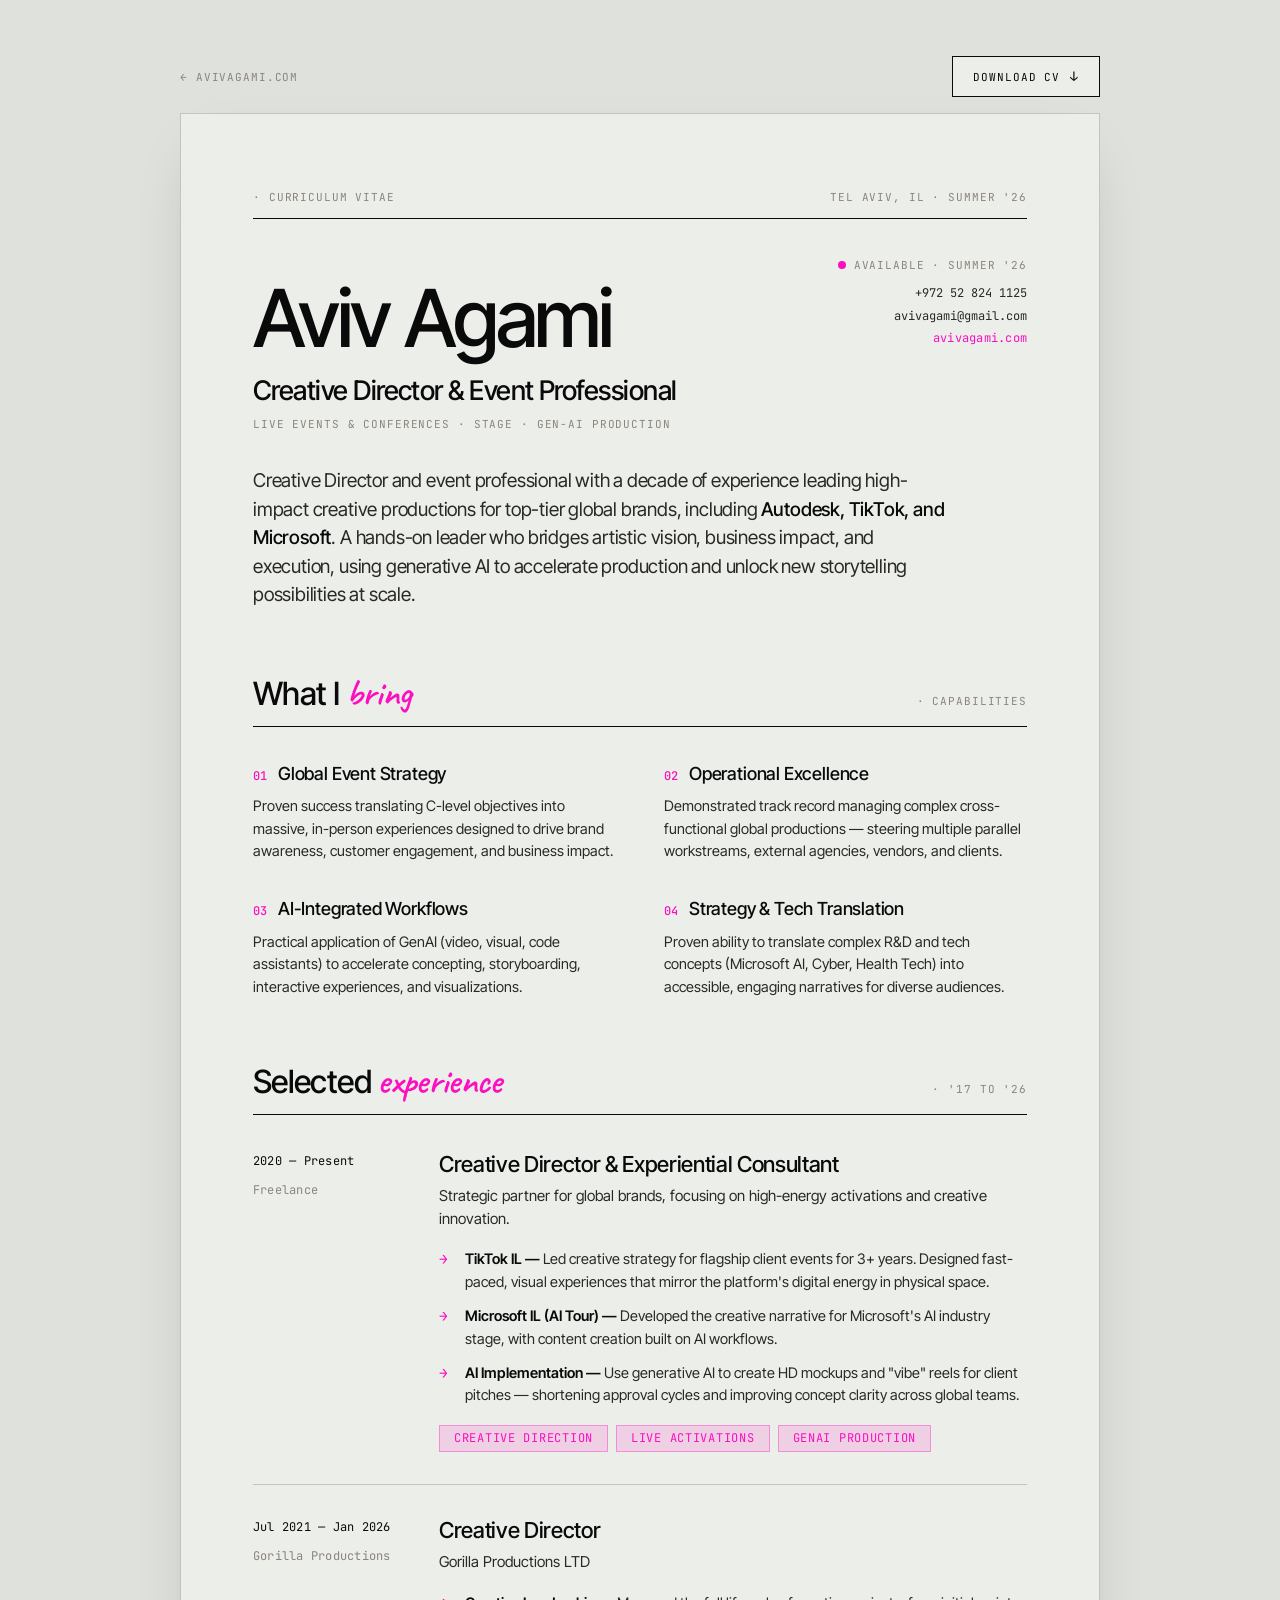
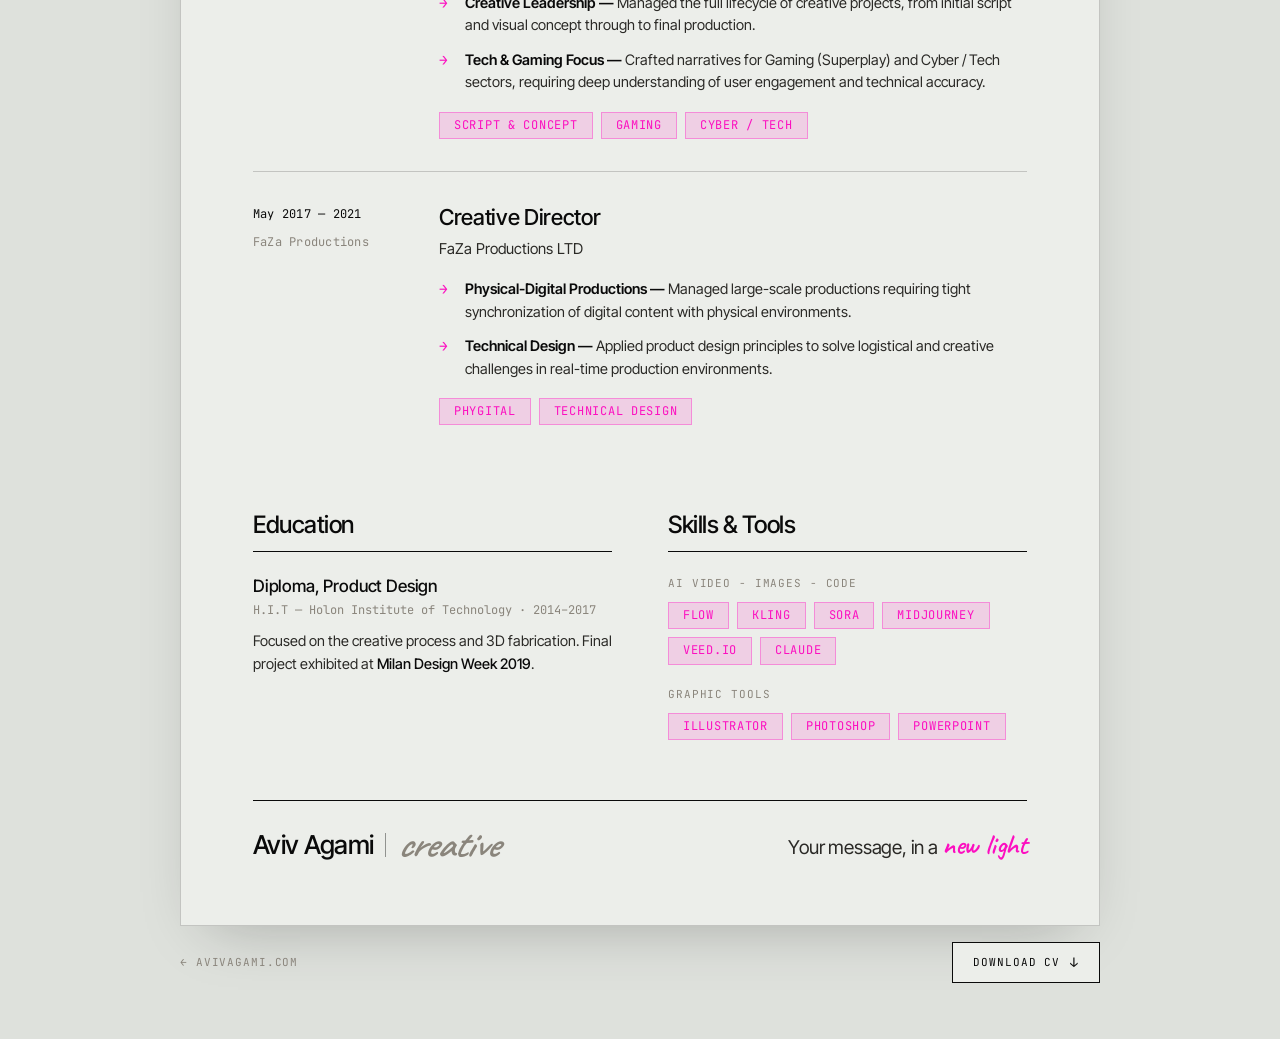
<file: cv/index.html>
<!DOCTYPE html>
<html lang="en">
<head>
<meta charset="utf-8">
<meta name="viewport" content="width=device-width, initial-scale=1">
<meta name="robots" content="noindex, nofollow">
<title>Aviv Agami — CV</title>
<link rel="icon" type="image/svg+xml" href="/favicon.svg">
<style>
  /* ---- Aviv Agami Creative — tokens (paper theme) ---- */
  @import url('https://fonts.googleapis.com/css2?family=Inter+Tight:wght@300;400;500;600;700&family=Caveat:wght@500;600;700&family=JetBrains+Mono:wght@400;500&display=swap');

  :root {
    --aa-paper: #ECEEEA;
    --aa-bone: #DEE1DC;
    --aa-stone: #8A857C;
    --aa-graphite: #2A2926;
    --aa-ink: #0A0A0A;
    --aa-signal: #fc0fc0;
    --aa-signal-press: #cc0c9c;

    --fg-1: var(--aa-ink);
    --fg-2: var(--aa-graphite);
    --fg-3: var(--aa-stone);
    --border-strong: var(--aa-ink);
    --border-soft: rgba(10, 10, 10, 0.18);
    --accent: var(--aa-signal);
    --accent-press: var(--aa-signal-press);

    --font-sans: 'Inter Tight', 'Helvetica Neue', Arial, sans-serif;
    --font-script: 'Caveat', cursive;
    --font-mono: 'JetBrains Mono', ui-monospace, 'SFMono-Regular', monospace;
  }

  html, body { margin: 0; padding: 0; }
  * { box-sizing: border-box; }

  body {
    background: var(--aa-bone);
    font-family: var(--font-sans);
    color: var(--fg-1);
    -webkit-font-smoothing: antialiased;
  }

  .cv-mat {
    min-height: 100vh;
    padding: 56px 24px;
    display: flex;
    flex-direction: column;
    align-items: center;
  }

  .cv-sheet {
    width: 920px;
    max-width: 100%;
    background: var(--aa-paper);
    border: 1px solid var(--border-soft);
    box-shadow: 0 24px 60px -28px rgba(10,10,10,0.28);
    padding: 76px 72px 60px;
  }

  /* ---- Download bars ---- */
  .cv-download-bar {
    width: 920px;
    max-width: 100%;
    display: flex;
    justify-content: space-between;
    align-items: center;
  }
  .cv-download-bar.top { margin-bottom: 16px; }
  .cv-download-bar.bottom { margin-top: 16px; }
  .cv-back-link {
    font-family: var(--font-mono); font-size: 11px; letter-spacing: 0.08em;
    text-transform: uppercase; color: var(--fg-3); text-decoration: none;
    transition: color 120ms;
  }
  .cv-back-link:hover { color: var(--accent); }
  .cv-dl-btn {
    display: inline-flex; align-items: center; gap: 10px;
    font-family: var(--font-mono); font-size: 11px; letter-spacing: 0.08em;
    text-transform: uppercase; color: var(--fg-1);
    background: var(--aa-paper); border: 1px solid var(--border-strong);
    padding: 11px 20px; cursor: pointer; text-decoration: none;
    transition: background 120ms, color 120ms, border-color 120ms;
  }
  .cv-dl-btn:hover { background: var(--accent); color: #fff; border-color: var(--accent); }
  .cv-dl-btn .arrow { font-size: 13px; transition: transform 120ms; }
  .cv-dl-btn:hover .arrow { transform: translateY(2px); }

  /* ---- Shared text styles ---- */
  .mono-label {
    font-family: var(--font-mono); font-size: 11px;
    letter-spacing: 0.08em; text-transform: uppercase; color: var(--fg-3);
  }
  .section-head {
    display: flex; justify-content: space-between; align-items: baseline;
    border-bottom: 1px solid var(--border-strong); padding-bottom: 14px;
  }
  .section-head h2 {
    font-family: var(--font-sans); font-weight: 500; font-size: 32px;
    letter-spacing: -0.02em; line-height: 1; margin: 0; white-space: nowrap;
  }
  .script-accent {
    font-family: var(--font-script); font-style: normal; font-weight: 600;
    color: var(--accent); font-size: 1.18em; line-height: 1; display: inline-block;
  }

  /* ---- Tag (design system: Tag variant="outline") ---- */
  .aa-tag {
    font-family: var(--font-mono); font-size: 12px; letter-spacing: 0.06em;
    text-transform: uppercase; padding: 6px 14px; border-radius: 0;
    white-space: nowrap; display: inline-block; line-height: 1.1;
    background: color-mix(in srgb, var(--accent) 14%, transparent);
    color: var(--accent);
    border: 1px solid color-mix(in srgb, var(--accent) 35%, transparent);
  }
  .tag-row { display: flex; flex-wrap: wrap; gap: 8px; }

  /* ---- Experience ---- */
  .role {
    display: grid; grid-template-columns: 150px 1fr; gap: 36px;
    padding: 32px 0; border-bottom: 1px solid var(--border-soft);
  }
  .role:last-of-type { border-bottom: none; }
  .role-rail {
    font-family: var(--font-mono); font-size: 12px; color: var(--fg-3);
    letter-spacing: 0.02em; line-height: 1.7;
  }
  .role-rail .dates { color: var(--fg-1); }
  .role-rail .org { margin-top: 8px; }
  .role h3 {
    font-family: var(--font-sans); font-weight: 500; font-size: 22px;
    letter-spacing: -0.015em; margin: 0;
  }
  .role .role-sub { font-size: 15px; line-height: 1.5; color: var(--fg-2); margin: 8px 0 18px; }
  .role ul { list-style: none; padding: 0; margin: 0; display: flex; flex-direction: column; gap: 12px; }
  .role li {
    display: grid; grid-template-columns: 14px 1fr; gap: 12px;
    font-size: 14.5px; line-height: 1.55; color: var(--fg-1);
  }
  .role li .arrow { color: var(--accent); font-family: var(--font-mono); }
  .role li strong { font-weight: 600; }
  .role li .detail { color: var(--fg-2); }
  .role .tag-row { margin-top: 18px; }

  /* ---- Capabilities ---- */
  .cap-grid { display: grid; grid-template-columns: 1fr 1fr; gap: 36px 48px; }
  .cap-grid h3 {
    font-family: var(--font-sans); font-weight: 500; font-size: 18px;
    letter-spacing: -0.01em; line-height: 1.25; margin: 0 0 10px;
  }
  .cap-grid h3 .num {
    font-family: var(--font-mono); font-size: 12px; color: var(--accent);
    letter-spacing: 0.04em; margin-right: 10px;
  }
  .cap-grid p { font-size: 14.5px; line-height: 1.55; color: var(--fg-2); margin: 0; }

  /* ---- Education + Skills ---- */
  .edu-skills { margin-top: 56px; display: grid; grid-template-columns: 1fr 1fr; gap: 56px; }
  .edu-skills .section-head { margin-bottom: 24px; }
  .edu-skills .section-head h2 { font-size: 24px; }
  .edu-skills h3 {
    font-family: var(--font-sans); font-weight: 500; font-size: 17px;
    letter-spacing: -0.01em; margin: 0;
  }
  .edu-skills .edu-meta { font-family: var(--font-mono); font-size: 12px; color: var(--fg-3); margin: 6px 0 12px; }
  .edu-skills p { font-size: 14.5px; line-height: 1.55; color: var(--fg-2); margin: 0; }
  .edu-skills .mono-label { margin-bottom: 12px; }

  /* ---- Logo lockup (design system: Logo size=26) ---- */
  .aa-logo {
    display: inline-flex; align-items: center; gap: 11px;
    font-family: var(--font-sans); font-weight: 500; font-size: 26px;
    letter-spacing: -0.025em; line-height: 1; color: var(--fg-1); white-space: nowrap;
  }
  .aa-logo .sep { width: 1px; height: 24px; background: currentColor; opacity: 0.4; flex: none; }
  .aa-logo .script {
    font-family: var(--font-script); font-style: italic; font-weight: 600;
    font-size: 40px; color: var(--aa-stone); line-height: 1; transform: translateY(-1.5px);
  }

  /* ---- Responsive ---- */
  @media (max-width: 720px) {
    .cv-mat { padding: 32px 14px; }
    .cv-sheet { padding: 40px 24px 36px; }
    .masthead-name { font-size: 13vw !important; }
    .masthead-top-row { flex-direction: column; align-items: flex-start !important; gap: 20px !important; }
    .masthead-contact { text-align: left !important; }
    .masthead-contact .avail { justify-content: flex-start !important; }
    .cap-grid, .edu-skills { grid-template-columns: 1fr; }
    .role { grid-template-columns: 1fr; gap: 12px; }
    footer { flex-direction: column; align-items: flex-start !important; }
    footer .tagline { text-align: left !important; }
  }

  /* ---- Print / PDF ---- */
  @media print {
    @page { size: A4; margin: 0; }
    body { background: var(--aa-paper) !important; -webkit-print-color-adjust: exact; print-color-adjust: exact; }
    .cv-mat { padding: 0 !important; background: var(--aa-paper) !important; }
    .cv-sheet { box-shadow: none !important; border: none !important; padding: 48px 72px 40px !important; }
    .cv-download-bar { display: none !important; }

    /* Page break: new page before Experience and before Education */
    .cv-break-before { break-before: page; page-break-before: always; }

    /* Keep each role article together — no mid-article splits */
    .role { break-inside: avoid; page-break-inside: avoid; }

    /* Tighter print spacing so all 3 roles fit on one A4 page */
    .cv-break-before { margin-top: 0 !important; }
    .cv-break-before .section-head { margin-bottom: 0 !important; }
    .role { padding: 16px 0 !important; }
    .role .role-sub { margin: 4px 0 10px !important; }
    .role ul { gap: 6px !important; }
    .role .tag-row { margin-top: 10px !important; }
  }
</style>
</head>
<body>

<div class="cv-mat">

  <!-- TOP DOWNLOAD BAR -->
  <div class="cv-download-bar top">
    <a href="https://avivagami.com" target="_blank" rel="noopener" class="cv-back-link">&larr; avivagami.com</a>
    <button class="cv-dl-btn" onclick="window.print()">
      <span>Download CV</span>
      <span class="arrow">&darr;</span>
    </button>
  </div>

  <div class="cv-sheet">

    <!-- ============ MASTHEAD ============ -->
    <header>
      <div class="mono-label" style="display: flex; justify-content: space-between; align-items: baseline; border-bottom: 1px solid var(--border-strong); padding-bottom: 14px;">
        <span>&middot; CURRICULUM VITAE</span>
        <span>TEL AVIV, IL &middot; SUMMER '26</span>
      </div>

      <div class="masthead-top-row" style="display: flex; justify-content: space-between; align-items: flex-end; gap: 32px; margin-top: 36px;">
        <h1 class="masthead-name" style="font-family: var(--font-sans); font-weight: 500; font-size: 80px; line-height: 0.92; letter-spacing: -0.04em; margin: 0; white-space: nowrap;">Aviv Agami</h1>
        <div class="masthead-contact" style="text-align: right; font-family: var(--font-mono); font-size: 12px; line-height: 1.9; color: var(--fg-2); flex: none; padding-bottom: 4px;">
          <div class="avail" style="display: flex; align-items: center; justify-content: flex-end; gap: 8px; margin-bottom: 6px;">
            <span style="width: 8px; height: 8px; border-radius: 999px; background: var(--accent); display: inline-block;"></span>
            <span class="mono-label">AVAILABLE &middot; SUMMER '26</span>
          </div>
          <div>+972 52 824 1125</div>
          <div>avivagami@gmail.com</div>
          <div><a href="https://avivagami.com" target="_blank" rel="noopener" style="color: var(--accent); text-decoration: none; letter-spacing: 0.02em;">avivagami.com</a></div>
        </div>
      </div>

      <div style="display: flex; flex-direction: column; gap: 10px; margin-top: 20px;">
        <span style="font-family: var(--font-sans); font-weight: 500; font-size: 27px; letter-spacing: -0.02em;">Creative Director &amp; Event Professional</span>
        <span class="mono-label">Live Events &amp; Conferences &middot; Stage &middot; Gen-AI Production</span>
      </div>

      <p style="font-family: var(--font-sans); font-weight: 400; font-size: 19px; line-height: 1.5; letter-spacing: -0.01em; color: var(--fg-2); max-width: 64ch; margin: 36px 0 0;">
        Creative Director and event professional with a decade of experience leading high-impact creative productions for top-tier global brands, including <span style="color: var(--fg-1); font-weight: 500;">Autodesk, TikTok, and Microsoft</span>. A hands-on leader who bridges artistic vision, business impact, and execution, using generative AI to accelerate production and unlock new storytelling possibilities at scale.
      </p>
    </header>

    <!-- ============ WHAT I BRING ============ -->
    <section style="margin-top: 64px;">
      <div class="section-head" style="margin-bottom: 36px;">
        <h2>What I <span class="script-accent">bring</span></h2>
        <span class="mono-label">&middot; CAPABILITIES</span>
      </div>

      <div class="cap-grid">
        <div>
          <h3><span class="num">01</span>Global Event Strategy</h3>
          <p>Proven success translating C-level objectives into massive, in-person experiences designed to drive brand awareness, customer engagement, and business impact.</p>
        </div>
        <div>
          <h3><span class="num">02</span>Operational Excellence</h3>
          <p>Demonstrated track record managing complex cross-functional global productions &mdash; steering multiple parallel workstreams, external agencies, vendors, and clients.</p>
        </div>
        <div>
          <h3><span class="num">03</span>AI-Integrated Workflows</h3>
          <p>Practical application of GenAI (video, visual, code assistants) to accelerate concepting, storyboarding, interactive experiences, and visualizations.</p>
        </div>
        <div>
          <h3><span class="num">04</span>Strategy &amp; Tech Translation</h3>
          <p>Proven ability to translate complex R&amp;D and tech concepts (Microsoft AI, Cyber, Health Tech) into accessible, engaging narratives for diverse audiences.</p>
        </div>
      </div>
    </section>

    <!-- ============ EXPERIENCE ============ -->
    <section class="cv-break-before" style="margin-top: 64px;">
      <div class="section-head" style="margin-bottom: 4px;">
        <h2>Selected <span class="script-accent">experience</span></h2>
        <span class="mono-label">&middot; '17 TO '26</span>
      </div>

      <!-- Role 1 -->
      <article class="role">
        <div class="role-rail">
          <div class="dates">2020 &mdash; Present</div>
          <div class="org">Freelance</div>
        </div>
        <div>
          <h3>Creative Director &amp; Experiential Consultant</h3>
          <p class="role-sub">Strategic partner for global brands, focusing on high-energy activations and creative innovation.</p>
          <ul>
            <li><span class="arrow">&rarr;</span><span><strong>TikTok IL &mdash;</strong> <span class="detail">Led creative strategy for flagship client events for 3+ years. Designed fast-paced, visual experiences that mirror the platform's digital energy in physical space.</span></span></li>
            <li><span class="arrow">&rarr;</span><span><strong>Microsoft IL (AI Tour) &mdash;</strong> <span class="detail">Developed the creative narrative for Microsoft's AI industry stage, with content creation built on AI workflows.</span></span></li>
            <li><span class="arrow">&rarr;</span><span><strong>AI Implementation &mdash;</strong> <span class="detail">Use generative AI to create HD mockups and "vibe" reels for client pitches &mdash; shortening approval cycles and improving concept clarity across global teams.</span></span></li>
          </ul>
          <div class="tag-row">
            <span class="aa-tag">Creative Direction</span>
            <span class="aa-tag">Live Activations</span>
            <span class="aa-tag">GenAI Production</span>
          </div>
        </div>
      </article>

      <!-- Role 2 -->
      <article class="role">
        <div class="role-rail">
          <div class="dates">Jul 2021 &mdash; Jan 2026</div>
          <div class="org">Gorilla Productions</div>
        </div>
        <div>
          <h3>Creative Director</h3>
          <p class="role-sub">Gorilla Productions LTD</p>
          <ul>
            <li><span class="arrow">&rarr;</span><span><strong>Creative Leadership &mdash;</strong> <span class="detail">Managed the full lifecycle of creative projects, from initial script and visual concept through to final production.</span></span></li>
            <li><span class="arrow">&rarr;</span><span><strong>Tech &amp; Gaming Focus &mdash;</strong> <span class="detail">Crafted narratives for Gaming (Superplay) and Cyber / Tech sectors, requiring deep understanding of user engagement and technical accuracy.</span></span></li>
          </ul>
          <div class="tag-row">
            <span class="aa-tag">Script &amp; Concept</span>
            <span class="aa-tag">Gaming</span>
            <span class="aa-tag">Cyber / Tech</span>
          </div>
        </div>
      </article>

      <!-- Role 3 -->
      <article class="role">
        <div class="role-rail">
          <div class="dates">May 2017 &mdash; 2021</div>
          <div class="org">FaZa Productions</div>
        </div>
        <div>
          <h3>Creative Director</h3>
          <p class="role-sub">FaZa Productions LTD</p>
          <ul>
            <li><span class="arrow">&rarr;</span><span><strong>Physical-Digital Productions &mdash;</strong> <span class="detail">Managed large-scale productions requiring tight synchronization of digital content with physical environments.</span></span></li>
            <li><span class="arrow">&rarr;</span><span><strong>Technical Design &mdash;</strong> <span class="detail">Applied product design principles to solve logistical and creative challenges in real-time production environments.</span></span></li>
          </ul>
          <div class="tag-row">
            <span class="aa-tag">Phygital</span>
            <span class="aa-tag">Technical Design</span>
          </div>
        </div>
      </article>
    </section>

    <!-- ============ EDUCATION + SKILLS ============ -->
    <section class="edu-skills cv-break-before">
      <div>
        <div class="section-head">
          <h2>Education</h2>
        </div>
        <h3>Diploma, Product Design</h3>
        <div class="edu-meta">H.I.T &mdash; Holon Institute of Technology &middot; 2014&ndash;2017</div>
        <p>Focused on the creative process and 3D fabrication. Final project exhibited at <span style="color: var(--fg-1); font-weight: 500;">Milan Design Week 2019</span>.</p>
      </div>
      <div>
        <div class="section-head">
          <h2>Skills &amp; Tools</h2>
        </div>
        <div class="mono-label">AI VIDEO - IMAGES - CODE</div>
        <div class="tag-row" style="margin-bottom: 22px;">
          <span class="aa-tag">Flow</span>
          <span class="aa-tag">Kling</span>
          <span class="aa-tag">Sora</span>
          <span class="aa-tag">Midjourney</span>
          <span class="aa-tag">veed.io</span>
          <span class="aa-tag">claude</span>
        </div>
        <div class="mono-label">Graphic Tools</div>
        <div class="tag-row">
          <span class="aa-tag">Illustrator</span>
          <span class="aa-tag">Photoshop</span>
          <span class="aa-tag">PowerPoint</span>
        </div>
      </div>
    </section>

    <!-- ============ FOOTER ============ -->
    <footer style="margin-top: 60px; padding-top: 24px; border-top: 1px solid var(--border-strong); display: flex; justify-content: space-between; align-items: center; gap: 24px;">
      <span class="aa-logo">
        <span>Aviv Agami</span>
        <span class="sep"></span>
        <span class="script">creative</span>
      </span>
      <div class="tagline" style="font-family: var(--font-sans); font-size: 19px; letter-spacing: -0.01em; color: var(--fg-2); text-align: right;">Your message, in a <span style="font-family: var(--font-script); font-style: normal; font-weight: 600; font-size: 1.5em; color: var(--accent);">new light</span></div>
    </footer>

  </div>

  <!-- BOTTOM DOWNLOAD BAR -->
  <div class="cv-download-bar bottom">
    <a href="https://avivagami.com" target="_blank" rel="noopener" class="cv-back-link">&larr; avivagami.com</a>
    <button class="cv-dl-btn" onclick="window.print()">
      <span>Download CV</span>
      <span class="arrow">&darr;</span>
    </button>
  </div>

</div>

  <script defer src="/gc.js"></script>
</body>
</html>
</file>
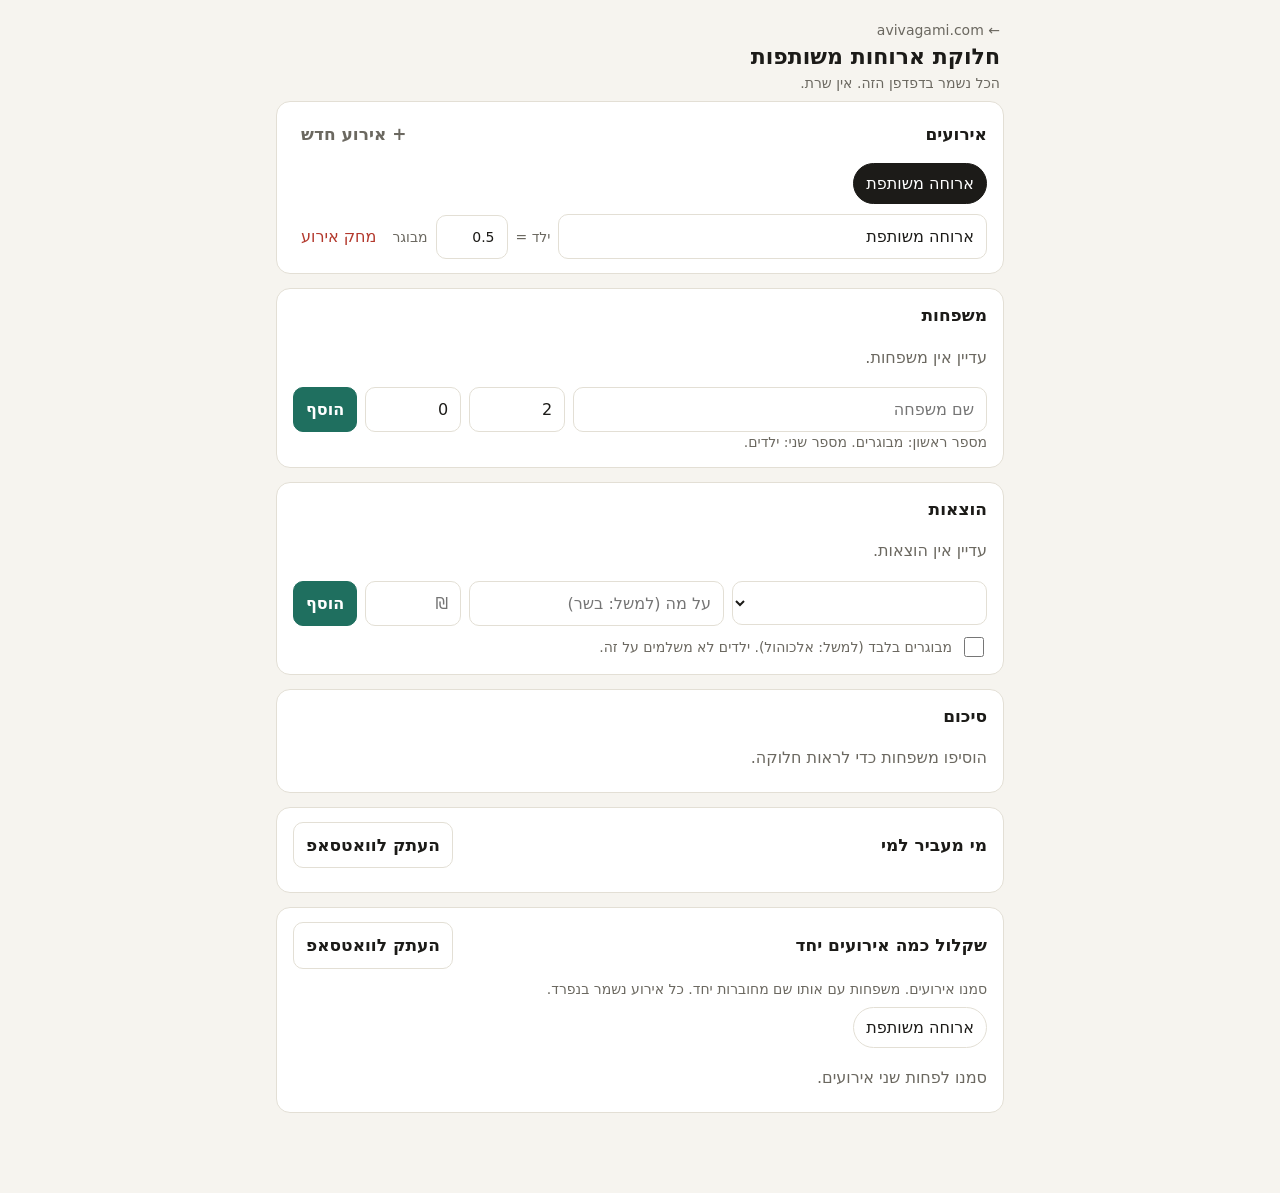
<file: meal-split/index.html>
<!DOCTYPE html>
<html lang="he" dir="rtl">
<head>
<meta charset="utf-8">
<meta name="viewport" content="width=device-width, initial-scale=1">
<title>חלוקת ארוחות - Aviv Agami</title>
<meta name="description" content="מחשבון חלוקת עלויות לארוחות משותפות בין משפחות. מי חייב למי וכמה.">
<link rel="icon" href="/favicon.svg" type="image/svg+xml">
<style>
  :root{
    --bg:#f6f4ef; --card:#fff; --ink:#1c1b18; --muted:#6b6860; --line:#e3dfd5;
    --accent:#1f6f5f; --accent-ink:#fff; --danger:#b3382c; --ok:#1f6f5f; --warn:#a8641b;
    --r:14px;
  }
  *{box-sizing:border-box}
  body{margin:0;background:var(--bg);color:var(--ink);font:16px/1.45 system-ui,"Segoe UI",Arial,sans-serif}
  header{padding:18px 20px 8px;max-width:760px;margin:0 auto}
  h1{margin:0;font-size:22px}
  main{max-width:760px;margin:0 auto;padding:0 16px 80px;display:grid;gap:14px}
  .card{background:var(--card);border:1px solid var(--line);border-radius:var(--r);padding:14px 16px}
  .card h2{margin:0 0 10px;font-size:17px;display:flex;align-items:center;justify-content:space-between;gap:8px}
  .row{display:flex;gap:8px;align-items:center;flex-wrap:wrap}
  input,select,button{font:inherit;border-radius:10px;border:1px solid var(--line);padding:10px 12px;min-height:44px;background:#fff;color:var(--ink)}
  input[type=number]{width:96px}
  input.name{flex:1;min-width:120px}
  select{flex:1;min-width:120px}
  button{cursor:pointer;background:#fff}
  button.primary{background:var(--accent);color:var(--accent-ink);border-color:var(--accent);font-weight:600}
  button.ghost{border:none;background:transparent;color:var(--muted);padding:6px 8px;min-height:auto}
  button.danger{color:var(--danger)}
  .muted{color:var(--muted);font-size:14px}
  table{width:100%;border-collapse:collapse;font-size:15px}
  th,td{padding:8px 6px;border-bottom:1px solid var(--line);text-align:right;vertical-align:middle}
  th{font-weight:600;color:var(--muted);font-size:13px}
  td.num,th.num{text-align:left;font-variant-numeric:tabular-nums;white-space:nowrap}
  .pos{color:var(--ok);font-weight:600}
  .neg{color:var(--danger);font-weight:600}
  .transfer{display:flex;align-items:center;gap:10px;padding:12px;border:1px solid var(--line);border-radius:10px;margin-bottom:8px;background:#fbfaf7}
  .transfer .amt{margin-inline-start:auto;font-weight:700;font-size:18px;font-variant-numeric:tabular-nums}
  .total{font-size:26px;font-weight:700}
  .events{display:flex;gap:8px;flex-wrap:wrap}
  .chip{padding:8px 12px;border:1px solid var(--line);border-radius:999px;background:#fff;min-height:auto}
  .chip.active{background:var(--ink);color:#fff;border-color:var(--ink)}
  .empty{color:var(--muted);padding:8px 0}
  label.inline{display:flex;align-items:center;gap:8px;font-size:14px;color:var(--muted)}
  .stack{display:grid;gap:8px}
  @media (max-width:480px){ input[type=number]{width:80px} }
</style>
</head>
<body>
<header>
  <a href="/" style="color:var(--muted);font-size:14px;text-decoration:none">← avivagami.com</a>
  <h1>חלוקת ארוחות משותפות</h1>
  <div class="muted">הכל נשמר בדפדפן הזה. אין שרת.</div>
</header>
<main>

  <section class="card">
    <h2>אירועים
      <button class="ghost" id="newEvent">+ אירוע חדש</button>
    </h2>
    <div class="events" id="events"></div>
    <div class="row" style="margin-top:10px">
      <input class="name" id="eventName" placeholder="שם האירוע">
      <label class="inline">ילד = <input type="number" id="childWeight" min="0" max="1" step="0.1" style="width:72px"> מבוגר</label>
      <button class="ghost danger" id="deleteEvent">מחק אירוע</button>
    </div>
  </section>

  <section class="card">
    <h2>משפחות</h2>
    <div id="families" class="stack"></div>
    <div class="row" style="margin-top:10px">
      <input class="name" id="famName" placeholder="שם משפחה">
      <input type="number" id="famAdults" min="0" value="2" title="מבוגרים">
      <input type="number" id="famKids" min="0" value="0" title="ילדים">
      <button class="primary" id="addFam">הוסף</button>
    </div>
    <div class="muted">מספר ראשון: מבוגרים. מספר שני: ילדים.</div>
  </section>

  <section class="card">
    <h2>הוצאות</h2>
    <div id="expenses"></div>
    <div class="row" style="margin-top:10px">
      <select id="expFam"></select>
      <input class="name" id="expDesc" placeholder="על מה (למשל: בשר)">
      <input type="number" id="expAmt" min="0" step="0.01" placeholder="₪">
      <button class="primary" id="addExp">הוסף</button>
    </div>
    <label class="inline" style="margin-top:8px"><input type="checkbox" id="expAdults" style="min-height:auto;width:20px;height:20px"> מבוגרים בלבד (למשל: אלכוהול). ילדים לא משלמים על זה.</label>
  </section>

  <section class="card">
    <h2>סיכום</h2>
    <div id="summary"></div>
  </section>

  <section class="card">
    <h2>מי מעביר למי
      <button id="copy">העתק לוואטסאפ</button>
    </h2>
    <div id="transfers"></div>
  </section>

  <section class="card">
    <h2>שקלול כמה אירועים יחד
      <button id="copyCombo">העתק לוואטסאפ</button>
    </h2>
    <div class="muted" style="margin-bottom:8px">סמנו אירועים. משפחות עם אותו שם מחוברות יחד. כל אירוע נשמר בנפרד.</div>
    <div class="events" id="comboPick"></div>
    <div id="combo" style="margin-top:10px"></div>
  </section>

</main>

<script>
const KEY='meal-split-v1';
const uid=()=>Math.random().toString(36).slice(2,9);
const nis=n=>'₪'+(Math.round(n*100)/100).toLocaleString('he-IL',{minimumFractionDigits:0,maximumFractionDigits:2});

let db=load();
function load(){
  try{ const d=JSON.parse(localStorage.getItem(KEY)); if(d&&d.events&&d.events.length) return d; }catch(e){}
  const ev=newEventObj('ארוחה משותפת');
  return {current:ev.id, events:[ev]};
}
function save(){ try{ localStorage.setItem(KEY,JSON.stringify(db)); }catch(e){} }
function newEventObj(name){ return {id:uid(),name,childWeight:0.5,families:[],expenses:[]}; }
const cur=()=>db.events.find(e=>e.id===db.current)||db.events[0];

// ---- calculation: each expense is split on its own, then shares are summed.
// A normal expense splits by weighted heads (child = childWeight).
// An adults-only expense (alcohol etc.) splits by adults only.
// If an event has no adults at all, adults-only falls back to weighted heads.
function calc(ev){
  const w=Number(ev.childWeight)||0;
  const heads=f=>Number(f.adults||0)+Number(f.kids||0)*w;
  const adults=f=>Number(f.adults||0);
  const totalHeads=ev.families.reduce((s,f)=>s+heads(f),0);
  const totalAdults=ev.families.reduce((s,f)=>s+adults(f),0);
  const total=ev.expenses.reduce((s,x)=>s+Number(x.amount||0),0);
  const shares=new Map(ev.families.map(f=>[f.id,0]));
  let perHead=0; // what one adult ends up paying
  ev.expenses.forEach(x=>{
    const amt=Number(x.amount||0);
    const byAdults=x.adultsOnly&&totalAdults>0;
    const base=byAdults?totalAdults:totalHeads;
    if(!base) return;
    const unit=amt/base;
    perHead+=unit;
    ev.families.forEach(f=>shares.set(f.id,shares.get(f.id)+(byAdults?adults(f):heads(f))*unit));
  });
  const rows=ev.families.map(f=>{
    const paid=ev.expenses.filter(x=>x.familyId===f.id).reduce((s,x)=>s+Number(x.amount||0),0);
    const share=shares.get(f.id);
    return {f,heads:heads(f),paid,share,balance:paid-share};
  });
  // settle: biggest debtor pays biggest creditor, repeat
  const debt=rows.filter(r=>r.balance<-0.005).map(r=>({name:r.f.name,amt:-r.balance})).sort((a,b)=>b.amt-a.amt);
  const cred=rows.filter(r=>r.balance>0.005).map(r=>({name:r.f.name,amt:r.balance})).sort((a,b)=>b.amt-a.amt);
  const transfers=[]; let i=0,j=0;
  while(i<debt.length&&j<cred.length){
    const m=Math.min(debt[i].amt,cred[j].amt);
    transfers.push({from:debt[i].name,to:cred[j].name,amt:m});
    debt[i].amt-=m; cred[j].amt-=m;
    if(debt[i].amt<0.005)i++; if(cred[j].amt<0.005)j++;
  }
  return {total,totalHeads,perHead,rows,transfers};
}

// ---- render
function render(){
  const ev=cur(); db.current=ev.id;
  // events
  const E=document.getElementById('events'); E.innerHTML='';
  db.events.forEach(e=>{
    const b=document.createElement('button'); b.className='chip'+(e.id===ev.id?' active':''); b.textContent=e.name||'(ללא שם)';
    b.onclick=()=>{db.current=e.id;save();render();}; E.appendChild(b);
  });
  document.getElementById('eventName').value=ev.name;
  document.getElementById('childWeight').value=ev.childWeight;

  // families
  const F=document.getElementById('families'); F.innerHTML='';
  if(!ev.families.length) F.innerHTML='<div class="empty">עדיין אין משפחות.</div>';
  ev.families.forEach(f=>{
    const d=document.createElement('div'); d.className='row';
    d.innerHTML=`<input class="name" value="${esc(f.name)}" data-k="name">
      <input type="number" min="0" value="${f.adults}" data-k="adults" title="מבוגרים">
      <input type="number" min="0" value="${f.kids}" data-k="kids" title="ילדים">
      <button class="ghost danger" title="הסר">✕</button>`;
    d.querySelectorAll('input').forEach(inp=>inp.oninput=()=>{f[inp.dataset.k]=inp.dataset.k==='name'?inp.value:Number(inp.value); save(); renderCalc();});
    d.querySelector('button').onclick=()=>{ if(!confirm(`להסיר את ${f.name}?`))return; ev.families=ev.families.filter(x=>x!==f); ev.expenses=ev.expenses.filter(x=>x.familyId!==f.id); save(); render(); };
    F.appendChild(d);
  });

  // expense payer select
  const S=document.getElementById('expFam'); const prev=S.value; S.innerHTML='';
  ev.families.forEach(f=>{const o=document.createElement('option');o.value=f.id;o.textContent=f.name;S.appendChild(o);});
  if(prev) S.value=prev;

  // expenses
  const X=document.getElementById('expenses');
  if(!ev.expenses.length){ X.innerHTML='<div class="empty">עדיין אין הוצאות.</div>'; }
  else{
    X.innerHTML='<table><thead><tr><th>מי שילם</th><th>על מה</th><th>רק מבוגרים</th><th class="num">סכום</th><th></th></tr></thead><tbody></tbody></table>';
    const tb=X.querySelector('tbody');
    ev.expenses.forEach(x=>{
      const f=ev.families.find(f=>f.id===x.familyId);
      const tr=document.createElement('tr');
      tr.innerHTML=`<td>${esc(f?f.name:'?')}</td><td>${esc(x.desc)}</td><td><input type="checkbox" ${x.adultsOnly?'checked':''} title="רק מבוגרים" style="min-height:auto;width:20px;height:20px"></td><td class="num">${nis(x.amount)}</td><td><button class="ghost danger">✕</button></td>`;
      tr.querySelector('input').onchange=e=>{x.adultsOnly=e.target.checked;save();renderCalc();};
      tr.querySelector('button').onclick=()=>{ev.expenses=ev.expenses.filter(y=>y!==x);save();render();};
      tb.appendChild(tr);
    });
  }
  renderCalc();
}

function renderCalc(){
  renderCombo();
  const ev=cur(); const c=calc(ev);
  const S=document.getElementById('summary');
  if(!ev.families.length){ S.innerHTML='<div class="empty">הוסיפו משפחות כדי לראות חלוקה.</div>'; document.getElementById('transfers').innerHTML=''; return; }
  let h=`<div class="row" style="justify-content:space-between;margin-bottom:8px">
    <div><div class="muted">סה"כ הוצאות</div><div class="total">${nis(c.total)}</div></div>
    <div><div class="muted">לראש (מבוגר)</div><div class="total">${nis(c.perHead)}</div></div>
    <div><div class="muted">ראשים משוקללים</div><div class="total">${Math.round(c.totalHeads*10)/10}</div></div>
  </div>
  <table><thead><tr><th>משפחה</th><th class="num">ראשים</th><th class="num">שילמו</th><th class="num">חלקם</th><th class="num">מאזן</th></tr></thead><tbody>`;
  c.rows.forEach(r=>{
    const cls=r.balance>0.005?'pos':r.balance<-0.005?'neg':'';
    h+=`<tr><td>${esc(r.f.name)}</td><td class="num">${Math.round(r.heads*10)/10}</td><td class="num">${nis(r.paid)}</td><td class="num">${nis(r.share)}</td><td class="num ${cls}">${r.balance>=0?'+':'-'}${nis(Math.abs(r.balance))}</td></tr>`;
  });
  h+='</tbody></table><div class="muted" style="margin-top:6px">מאזן ירוק = מגיע להם כסף. אדום = חייבים.</div>';
  S.innerHTML=h;

  const T=document.getElementById('transfers');
  if(!c.transfers.length){ T.innerHTML='<div class="empty">'+(c.total?'הכל מאוזן. אין העברות.':'אין הוצאות עדיין.')+'</div>'; return; }
  T.innerHTML=c.transfers.map(t=>`<div class="transfer"><span><b>${esc(t.from)}</b> מעבירים ל<b>${esc(t.to)}</b></span><span class="amt">${nis(t.amt)}</span></div>`).join('');
}

function esc(s){return String(s??'').replace(/[&<>"]/g,ch=>({'&':'&amp;','<':'&lt;','>':'&gt;','"':'&quot;'}[ch]));}

// ---- actions
document.getElementById('newEvent').onclick=()=>{ const e=newEventObj('אירוע חדש'); db.events.push(e); db.current=e.id; save(); render(); document.getElementById('eventName').select(); };
document.getElementById('deleteEvent').onclick=()=>{ const ev=cur(); if(!confirm(`למחוק את "${ev.name}"?`))return; db.events=db.events.filter(e=>e!==ev); if(!db.events.length) db.events.push(newEventObj('ארוחה משותפת')); db.current=db.events[0].id; save(); render(); };
document.getElementById('eventName').oninput=e=>{cur().name=e.target.value;save();render();};
document.getElementById('childWeight').oninput=e=>{cur().childWeight=Number(e.target.value)||0;save();renderCalc();};

document.getElementById('addFam').onclick=()=>{
  const n=document.getElementById('famName'); if(!n.value.trim()){n.focus();return;}
  cur().families.push({id:uid(),name:n.value.trim(),adults:Number(document.getElementById('famAdults').value)||0,kids:Number(document.getElementById('famKids').value)||0});
  n.value=''; document.getElementById('famAdults').value=2; document.getElementById('famKids').value=0; save(); render(); n.focus();
};
document.getElementById('famName').onkeydown=e=>{if(e.key==='Enter')document.getElementById('addFam').click();};

document.getElementById('addExp').onclick=()=>{
  const ev=cur(); const fid=document.getElementById('expFam').value; const a=document.getElementById('expAmt'); const d=document.getElementById('expDesc');
  if(!fid){alert('קודם הוסיפו משפחה.');return;}
  if(!(Number(a.value)>0)){a.focus();return;}
  const ao=document.getElementById('expAdults');
  ev.expenses.push({id:uid(),familyId:fid,desc:d.value.trim(),amount:Number(a.value),adultsOnly:ao.checked});
  a.value=''; d.value=''; ao.checked=false; save(); render(); d.focus();
};
document.getElementById('expAmt').onkeydown=e=>{if(e.key==='Enter')document.getElementById('addExp').click();};

document.getElementById('copy').onclick=async()=>{
  const ev=cur(); const c=calc(ev);
  let t=`*${ev.name}*\nסה"כ: ${nis(c.total)} | לראש: ${nis(c.perHead)}\n\n`;
  c.rows.forEach(r=>{t+=`${r.f.name}: שילמו ${nis(r.paid)}, חלקם ${nis(r.share)}\n`;});
  t+='\n*העברות:*\n'+(c.transfers.length?c.transfers.map(x=>`${x.from} ← ${x.to}: ${nis(x.amt)}`).join('\n'):'הכל מאוזן');
  try{ await navigator.clipboard.writeText(t); const b=document.getElementById('copy'); b.textContent='הועתק ✓'; setTimeout(()=>b.textContent='העתק לוואטסאפ',1500); }
  catch(e){ prompt('העתיקו:',t); }
};

// ---- combine several events: sum each family's balance by name, then settle once
db.combo=db.combo||[];
function calcCombo(ids){
  const evs=db.events.filter(e=>ids.includes(e.id));
  const map=new Map(); let total=0;
  evs.forEach(ev=>{
    const c=calc(ev); total+=c.total;
    c.rows.forEach(r=>{
      const k=(r.f.name||'').trim();
      const m=map.get(k)||{name:k,paid:0,share:0,events:0};
      m.paid+=r.paid; m.share+=r.share; m.events++; map.set(k,m);
    });
  });
  const rows=[...map.values()].map(m=>({...m,balance:m.paid-m.share}));
  const debt=rows.filter(r=>r.balance<-0.005).map(r=>({name:r.name,amt:-r.balance})).sort((a,b)=>b.amt-a.amt);
  const cred=rows.filter(r=>r.balance>0.005).map(r=>({name:r.name,amt:r.balance})).sort((a,b)=>b.amt-a.amt);
  const transfers=[]; let i=0,j=0;
  while(i<debt.length&&j<cred.length){
    const m=Math.min(debt[i].amt,cred[j].amt);
    transfers.push({from:debt[i].name,to:cred[j].name,amt:m});
    debt[i].amt-=m; cred[j].amt-=m;
    if(debt[i].amt<0.005)i++; if(cred[j].amt<0.005)j++;
  }
  return {evs,total,rows,transfers};
}
function renderCombo(){
  db.combo=db.combo.filter(id=>db.events.some(e=>e.id===id));
  const P=document.getElementById('comboPick'); P.innerHTML='';
  db.events.forEach(e=>{
    const on=db.combo.includes(e.id);
    const b=document.createElement('button'); b.className='chip'+(on?' active':''); b.textContent=(on?'✓ ':'')+(e.name||'(ללא שם)');
    b.onclick=()=>{ db.combo=on?db.combo.filter(x=>x!==e.id):[...db.combo,e.id]; save(); renderCombo(); };
    P.appendChild(b);
  });
  const C=document.getElementById('combo');
  if(db.combo.length<2){ C.innerHTML='<div class="empty">סמנו לפחות שני אירועים.</div>'; return; }
  const c=calcCombo(db.combo);
  let h=`<div class="row" style="justify-content:space-between;margin-bottom:8px">
    <div><div class="muted">סה"כ ב-${c.evs.length} אירועים</div><div class="total">${nis(c.total)}</div></div></div>
  <table><thead><tr><th>משפחה</th><th class="num">אירועים</th><th class="num">שילמו</th><th class="num">חלקם</th><th class="num">מאזן</th></tr></thead><tbody>`;
  c.rows.forEach(r=>{
    const cls=r.balance>0.005?'pos':r.balance<-0.005?'neg':'';
    h+=`<tr><td>${esc(r.name)}</td><td class="num">${r.events}</td><td class="num">${nis(r.paid)}</td><td class="num">${nis(r.share)}</td><td class="num ${cls}">${r.balance>=0?'+':'-'}${nis(Math.abs(r.balance))}</td></tr>`;
  });
  h+='</tbody></table><div style="margin-top:10px"><b>מי מעביר למי, סך הכל:</b></div>';
  h+=c.transfers.length?c.transfers.map(t=>`<div class="transfer"><span><b>${esc(t.from)}</b> מעבירים ל<b>${esc(t.to)}</b></span><span class="amt">${nis(t.amt)}</span></div>`).join(''):'<div class="empty">הכל מאוזן. אין העברות.</div>';
  C.innerHTML=h;
}
document.getElementById('copyCombo').onclick=async()=>{
  if(db.combo.length<2){alert('סמנו לפחות שני אירועים.');return;}
  const c=calcCombo(db.combo);
  let t=`*שקלול: ${c.evs.map(e=>e.name).join(' + ')}*\nסה"כ: ${nis(c.total)}\n\n`;
  c.rows.forEach(r=>{t+=`${r.name}: שילמו ${nis(r.paid)}, חלקם ${nis(r.share)}\n`;});
  t+='\n*העברות:*\n'+(c.transfers.length?c.transfers.map(x=>`${x.from} ← ${x.to}: ${nis(x.amt)}`).join('\n'):'הכל מאוזן');
  try{ await navigator.clipboard.writeText(t); const b=document.getElementById('copyCombo'); b.textContent='הועתק ✓'; setTimeout(()=>b.textContent='העתק לוואטסאפ',1500); }
  catch(e){ prompt('העתיקו:',t); }
};

render();
</script>
  <script defer src="/gc.js"></script>
</body>
</html>
</file>
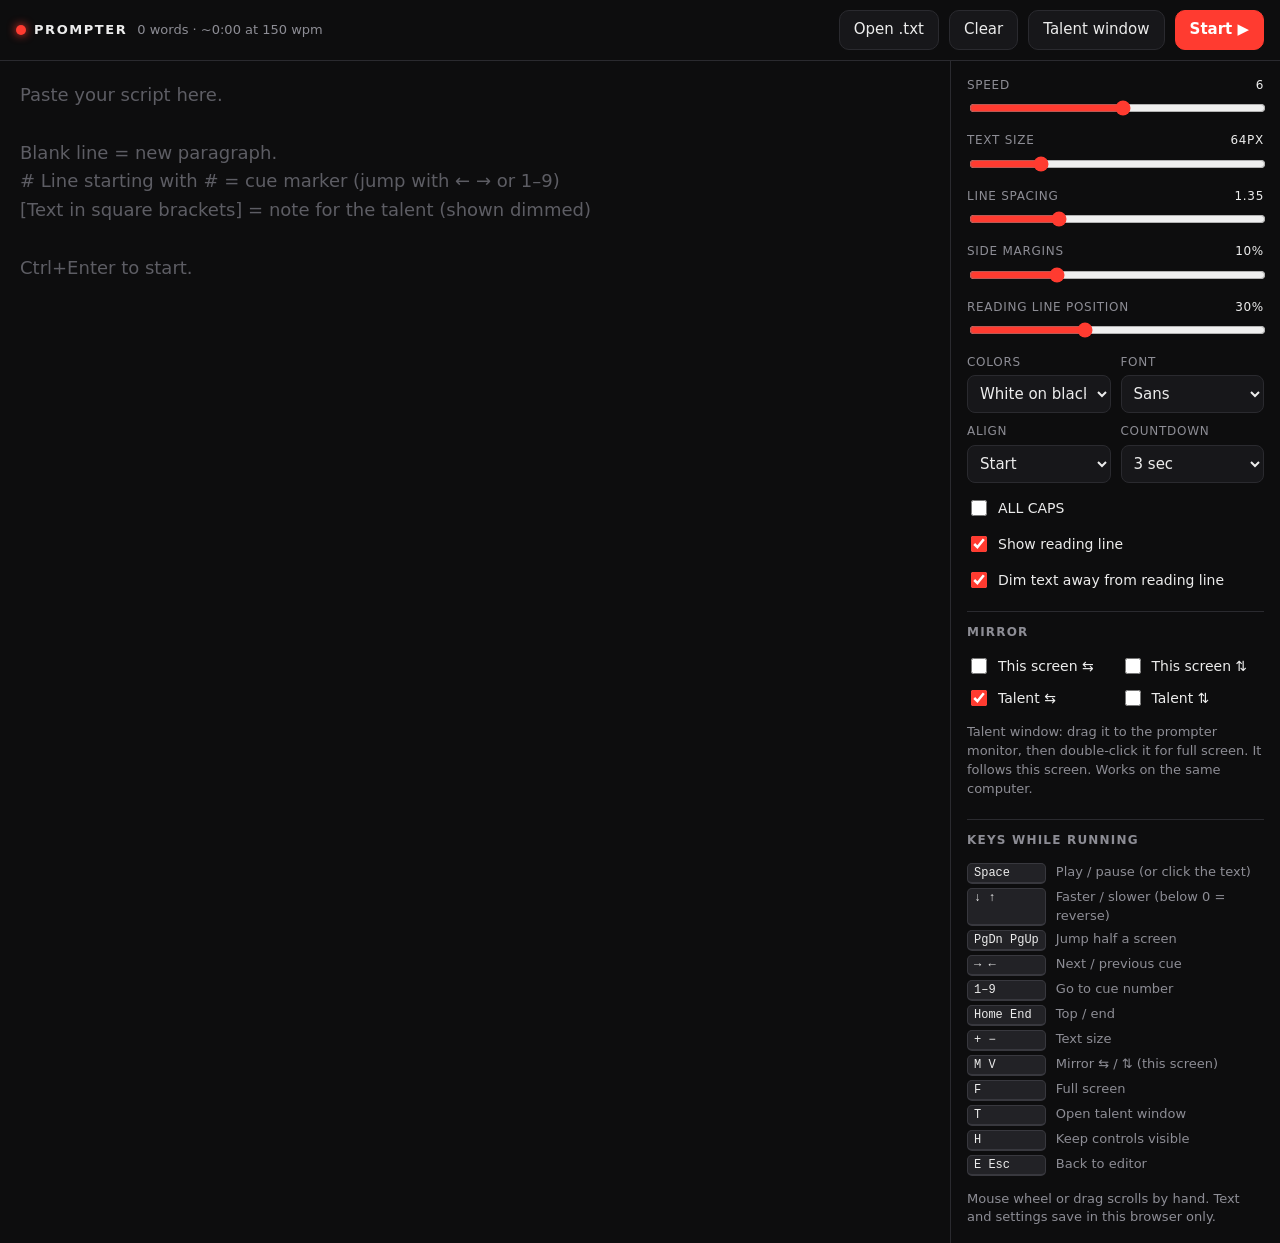
<file: prompter-r4v8kq/index.html>
<!DOCTYPE html>
<html lang="en">
<head>
<meta charset="utf-8">
<meta name="viewport" content="width=device-width, initial-scale=1, viewport-fit=cover">
<meta name="robots" content="noindex, nofollow, noarchive">
<meta name="referrer" content="no-referrer">
<title>Prompter</title>
<link rel="icon" href="/favicon.svg" type="image/svg+xml">
<style>
  :root{
    --bg:#0d0d0e; --panel:#17171a; --line:#2a2a2f; --ink:#ececec; --muted:#8d8d95;
    --accent:#ff3b30; --r:12px;
  }
  *{box-sizing:border-box}
  html,body{margin:0;height:100%;background:var(--bg);color:var(--ink);font:15px/1.45 system-ui,"Segoe UI",Arial,sans-serif}
  button,input,select,textarea{font:inherit;color:inherit}
  .hidden{display:none!important}

  /* ---------- editor ---------- */
  #editor{min-height:100%;display:grid;grid-template-rows:auto 1fr}
  body:not(.editing) #editor{display:none}
  .topbar{display:flex;align-items:center;gap:10px;padding:10px 16px;border-bottom:1px solid var(--line);flex-wrap:wrap}
  .brand{font-weight:700;letter-spacing:.12em;text-transform:uppercase;font-size:13px;display:flex;align-items:center;gap:8px}
  .tally{width:10px;height:10px;border-radius:50%;background:var(--accent);box-shadow:0 0 10px var(--accent)}
  .spacer{flex:1}
  .stats{color:var(--muted);font-size:13px;font-variant-numeric:tabular-nums}
  .btn{border:1px solid var(--line);background:var(--panel);border-radius:10px;padding:8px 14px;cursor:pointer;min-height:40px;white-space:nowrap}
  .btn:hover{border-color:#4a4a52}
  .btn.primary{background:var(--accent);border-color:var(--accent);color:#fff;font-weight:700}
  .workspace{display:grid;grid-template-columns:1fr 330px;min-height:0}
  #script{width:100%;height:100%;min-height:60vh;resize:none;border:0;outline:0;background:transparent;padding:20px;font-size:18px;line-height:1.6;unicode-bidi:plaintext}
  #script::placeholder{color:#5d5d64}
  aside{border-left:1px solid var(--line);padding:16px;display:grid;gap:14px;align-content:start;overflow:auto}
  .field{display:grid;gap:4px}
  .lbl{font-size:12px;color:var(--muted);text-transform:uppercase;letter-spacing:.06em;display:flex;justify-content:space-between}
  .lbl output{color:var(--ink);font-variant-numeric:tabular-nums}
  input[type=range]{width:100%;accent-color:var(--accent)}
  select{background:var(--panel);border:1px solid var(--line);border-radius:8px;padding:8px;width:100%}
  .row2{display:grid;grid-template-columns:1fr 1fr;gap:10px}
  .check{display:flex;gap:8px;align-items:center;font-size:14px;cursor:pointer}
  .check input{accent-color:var(--accent);width:16px;height:16px}
  h3{margin:6px 0 0;font-size:12px;letter-spacing:.1em;text-transform:uppercase;color:var(--muted);border-top:1px solid var(--line);padding-top:12px}
  .help{font-size:13px;color:var(--muted);margin:0}
  .keys{display:grid;grid-template-columns:auto 1fr;gap:4px 10px;font-size:13px;color:var(--muted)}
  kbd{font:12px/1 ui-monospace,Consolas,monospace;background:#222226;border:1px solid #38383e;border-bottom-width:2px;border-radius:5px;padding:3px 6px;color:var(--ink);white-space:nowrap}
  @media (max-width:800px){
    .workspace{grid-template-columns:1fr}
    aside{border-left:0;border-top:1px solid var(--line)}
    #script{min-height:45vh}
  }

  /* ---------- stage ---------- */
  #stage{position:fixed;inset:0;background:var(--pbg,#000);overflow:hidden;touch-action:none;user-select:none;-webkit-user-select:none}
  body.editing #stage{visibility:hidden;pointer-events:none}
  #flip{position:absolute;inset:0}
  #content{position:absolute;left:0;right:0;top:0;will-change:transform;color:var(--pfg,#fff);font-weight:600;overflow-wrap:break-word}
  #content p{margin:0 0 .7em}
  #content .cue{width:fit-content;max-width:100%;margin:.3em 0 .6em;font-size:.5em;line-height:1.3;padding:.15em .6em;border-radius:.25em;
    background:var(--pfg,#fff);color:var(--pbg,#000);text-transform:uppercase;letter-spacing:.06em;font-weight:800}
  #content.center .cue{margin-inline:auto}
  #content .note{opacity:.45;font-style:italic;font-weight:400}
  #content .endmark{text-align:center;opacity:.35;font-size:.5em;letter-spacing:.3em;padding-top:1em}
  #content .empty{opacity:.4}
  #eyeline{position:absolute;left:0;right:0;height:var(--lh);pointer-events:none;z-index:3}
  #eyeline .band{position:absolute;inset:0;background:var(--pfg,#fff);opacity:.06}
  #eyeline::before,#eyeline::after{content:"";position:absolute;top:calc(var(--lh)/2 - 16px);border:16px solid transparent}
  #eyeline::before{left:0;border-left:26px solid var(--accent)}
  #eyeline::after{right:0;border-right:26px solid var(--accent)}
  .shade{position:absolute;left:0;right:0;pointer-events:none;z-index:2}
  #shadeTop{top:0;background:linear-gradient(var(--pbg,#000),transparent);opacity:.75}
  #shadeBot{bottom:0;background:linear-gradient(transparent,var(--pbg,#000));opacity:.6}
  #progress{position:absolute;top:0;left:0;height:3px;background:var(--accent);z-index:5;width:0}

  #hud{position:absolute;left:0;right:0;bottom:0;z-index:6;display:flex;flex-wrap:wrap;align-items:center;gap:8px;
    padding:10px 12px calc(10px + env(safe-area-inset-bottom));background:rgba(12,12,14,.88);backdrop-filter:blur(8px);
    border-top:1px solid #2a2a2f;color:#eee;font-size:14px;transition:opacity .3s}
  #stage.idle #hud{opacity:0;pointer-events:none}
  #stage.idle{cursor:none}
  #hud .btn{min-height:44px;min-width:44px;padding:6px 12px;background:#1c1c20}
  #hud .btn.on{border-color:var(--accent);color:#fff}
  .readout{display:flex;gap:14px;font-variant-numeric:tabular-nums;color:#bbb;font-size:13px;flex-wrap:wrap}
  .readout b{color:#fff;font-weight:700}
  #spd.rev{color:var(--accent)}
  #playBtn{background:var(--accent)!important;border-color:var(--accent)!important;color:#fff;font-weight:700;min-width:64px}
  .dot{display:inline-block;width:8px;height:8px;border-radius:50%;background:#555;margin-right:6px;vertical-align:middle}
  .dot.live{background:#30d158;box-shadow:0 0 8px #30d158}

  #countdown{position:absolute;inset:0;display:grid;place-items:center;z-index:8;pointer-events:none;
    font:800 28vh/1 system-ui,Arial,sans-serif;color:var(--accent);text-shadow:0 0 40px rgba(0,0,0,.8)}
  #toast{position:absolute;top:18px;left:50%;transform:translateX(-50%);z-index:9;background:rgba(20,20,22,.92);color:#fff;
    border:1px solid #333;border-radius:10px;padding:8px 14px;font-size:14px;pointer-events:none;transition:opacity .3s;opacity:0}
  #toast.show{opacity:1}

  /* talent window: no HUD, no cursor */
  body.talent #hud{display:none}
  body.talent #stage{cursor:none}
  #waiting{position:absolute;inset:0;display:grid;place-items:center;color:#777;font-size:20px;z-index:7;text-align:center;padding:20px}
</style>
</head>
<body class="editing">

<!-- ================= EDITOR ================= -->
<section id="editor">
  <div class="topbar">
    <div class="brand"><span class="tally"></span>Prompter</div>
    <span class="stats" id="stats">0 words</span>
    <span class="spacer"></span>
    <label class="btn" title="Open a .txt file">Open .txt<input type="file" id="fileIn" accept=".txt,text/plain" hidden></label>
    <button class="btn" id="clearBtn">Clear</button>
    <button class="btn" id="talentBtn" title="Open a second window for the talent screen">Talent window</button>
    <button class="btn hidden" id="resumeBtn">Resume</button>
    <button class="btn primary" id="startBtn">Start ▶</button>
  </div>
  <div class="workspace">
    <textarea id="script" spellcheck="false" placeholder="Paste your script here.

Blank line = new paragraph.
# Line starting with # = cue marker (jump with ← → or 1–9)
[Text in square brackets] = note for the talent (shown dimmed)

Ctrl+Enter to start."></textarea>
    <aside>
      <div class="field">
        <div class="lbl">Speed <output data-o="speed"></output></div>
        <input type="range" data-k="speed" min="-20" max="30" step="1">
      </div>
      <div class="field">
        <div class="lbl">Text size <output data-o="fontSize"></output></div>
        <input type="range" data-k="fontSize" min="24" max="200" step="2">
      </div>
      <div class="field">
        <div class="lbl">Line spacing <output data-o="lineHeight"></output></div>
        <input type="range" data-k="lineHeight" min="1" max="2.2" step="0.05">
      </div>
      <div class="field">
        <div class="lbl">Side margins <output data-o="margin"></output></div>
        <input type="range" data-k="margin" min="0" max="35" step="1">
      </div>
      <div class="field">
        <div class="lbl">Reading line position <output data-o="eyeline"></output></div>
        <input type="range" data-k="eyeline" min="5" max="70" step="1">
      </div>
      <div class="row2">
        <div class="field"><div class="lbl">Colors</div>
          <select data-k="theme">
            <option value="wb">White on black</option>
            <option value="yb">Yellow on black</option>
            <option value="gb">Green on black</option>
            <option value="bw">Black on white</option>
          </select></div>
        <div class="field"><div class="lbl">Font</div>
          <select data-k="font">
            <option value="sans">Sans</option>
            <option value="serif">Serif</option>
            <option value="mono">Mono</option>
          </select></div>
        <div class="field"><div class="lbl">Align</div>
          <select data-k="align">
            <option value="start">Start</option>
            <option value="center">Center</option>
          </select></div>
        <div class="field"><div class="lbl">Countdown</div>
          <select data-k="countdown">
            <option value="0">Off</option>
            <option value="3">3 sec</option>
            <option value="5">5 sec</option>
          </select></div>
      </div>
      <label class="check"><input type="checkbox" data-k="uppercase"> ALL CAPS</label>
      <label class="check"><input type="checkbox" data-k="showEye"> Show reading line</label>
      <label class="check"><input type="checkbox" data-k="shade"> Dim text away from reading line</label>

      <h3>Mirror</h3>
      <div class="row2">
        <label class="check"><input type="checkbox" data-k="mirrorH"> This screen ⇆</label>
        <label class="check"><input type="checkbox" data-k="mirrorV"> This screen ⇅</label>
        <label class="check"><input type="checkbox" data-k="talentMirrorH"> Talent ⇆</label>
        <label class="check"><input type="checkbox" data-k="talentMirrorV"> Talent ⇅</label>
      </div>
      <p class="help">Talent window: drag it to the prompter monitor, then double-click it for full screen. It follows this screen. Works on the same computer.</p>

      <h3>Keys while running</h3>
      <div class="keys">
        <kbd>Space</kbd><span>Play / pause (or click the text)</span>
        <kbd>↓ ↑</kbd><span>Faster / slower (below 0 = reverse)</span>
        <kbd>PgDn PgUp</kbd><span>Jump half a screen</span>
        <kbd>→ ←</kbd><span>Next / previous cue</span>
        <kbd>1–9</kbd><span>Go to cue number</span>
        <kbd>Home End</kbd><span>Top / end</span>
        <kbd>+ −</kbd><span>Text size</span>
        <kbd>M V</kbd><span>Mirror ⇆ / ⇅ (this screen)</span>
        <kbd>F</kbd><span>Full screen</span>
        <kbd>T</kbd><span>Open talent window</span>
        <kbd>H</kbd><span>Keep controls visible</span>
        <kbd>E Esc</kbd><span>Back to editor</span>
      </div>
      <p class="help">Mouse wheel or drag scrolls by hand. Text and settings save in this browser only.</p>
    </aside>
  </div>
</section>

<!-- ================= STAGE ================= -->
<section id="stage">
  <div id="flip">
    <div id="content"></div>
    <div class="shade" id="shadeTop"></div>
    <div class="shade" id="shadeBot"></div>
    <div id="eyeline"><div class="band"></div></div>
  </div>
  <div id="progress"></div>
  <div id="countdown" class="hidden"></div>
  <div id="toast"></div>
  <div id="waiting" class="hidden">Waiting for the operator window…<br><small>Double-click for full screen</small></div>
  <div id="hud">
    <button class="btn" data-act="edit" title="Editor (E)">✎ Edit</button>
    <button class="btn" data-act="top" title="Top (Home)">⏮</button>
    <button class="btn" data-act="slower" title="Slower (↑)">−</button>
    <button class="btn" id="playBtn" data-act="play" title="Play / pause (Space)">▶</button>
    <button class="btn" data-act="faster" title="Faster (↓)">+</button>
    <div class="readout">
      <span>SPEED <b id="spd">0</b></span>
      <span>TIME <b id="elapsed">0:00</b></span>
      <span>LEFT <b id="left">–</b></span>
      <span><b id="pct">0%</b></span>
      <span id="talentStat"><span class="dot" id="talentDot"></span>Talent</span>
    </div>
    <span class="spacer"></span>
    <button class="btn" data-act="mirror" id="mirBtn" title="Mirror this screen (M)">⇆</button>
    <button class="btn" data-act="talent" title="Talent window (T)">⧉</button>
    <button class="btn" data-act="pin" id="pinBtn" title="Keep controls visible (H)">📌</button>
    <button class="btn" data-act="full" title="Full screen (F)">⛶</button>
  </div>
</section>

<script>
(() => {
  'use strict';
  const KEY = 'prompter.v1';
  const DEFAULTS = {
    speed: 6, fontSize: 64, lineHeight: 1.35, margin: 10, eyeline: 30,
    theme: 'wb', font: 'sans', align: 'start', countdown: '3',
    uppercase: false, showEye: true, shade: true,
    mirrorH: false, mirrorV: false, talentMirrorH: true, talentMirrorV: false
  };
  const THEMES = { wb: ['#000', '#fff'], yb: ['#000', '#ffd60a'], gb: ['#000', '#5cff7a'], bw: ['#fff', '#000'] };
  const FONTS = {
    sans: 'Arial, "Helvetica Neue", "Segoe UI", sans-serif',
    serif: 'Georgia, "Times New Roman", serif',
    mono: 'Consolas, ui-monospace, "SFMono-Regular", monospace'
  };
  const PX_PER_SPEED = 0.08;          // px/sec per speed step, per px of font size
  const isTalent = new URLSearchParams(location.search).get('view') === 'talent';
  const $ = id => document.getElementById(id);

  const body = document.body, stage = $('stage'), flip = $('flip'), content = $('content');
  const eyeline = $('eyeline'), shadeTop = $('shadeTop'), shadeBot = $('shadeBot');
  const scriptEl = $('script');

  let S = { ...DEFAULTS }, text = '';
  let pos = 0, maxPos = 0, eyePx = 0, vel = 0, playing = false, elapsed = 0;
  let glide = null, lastT = 0, drawn = null, hudPinned = false, counting = null;
  let talentWin = null, talentSeen = 0;

  /* ---------- storage ---------- */
  function load() {
    try {
      const d = JSON.parse(localStorage.getItem(KEY) || '{}');
      if (d.S) S = { ...DEFAULTS, ...d.S };
      if (typeof d.text === 'string') text = d.text;
    } catch (e) {}
  }
  let saveT;
  function save() {
    clearTimeout(saveT);
    saveT = setTimeout(() => { try { localStorage.setItem(KEY, JSON.stringify({ S, text })); } catch (e) {} }, 300);
  }

  /* ---------- rendering ---------- */
  const esc = s => s.replace(/[&<>"]/g, c => ({ '&': '&amp;', '<': '&lt;', '>': '&gt;', '"': '&quot;' }[c]));
  const fmt = l => esc(l).replace(/\[([^\]]*)\]/g, '<span class="note">[$1]</span>');

  function render() {
    const a = getAnchor();
    const out = []; let cur = [];
    const flush = () => { if (cur.length) { out.push('<p dir="auto">' + cur.map(fmt).join('<br>') + '</p>'); cur = []; } };
    text.replace(/\r/g, '').split('\n').forEach(line => {
      const t = line.trim();
      if (!t) return flush();
      if (t[0] === '#') { flush(); out.push('<h2 class="cue" dir="auto">' + fmt(t.replace(/^#+\s*/, '')) + '</h2>'); return; }
      cur.push(t);
    });
    flush();
    if (!out.length) out.push('<p class="empty">' + (isTalent ? '' : 'Paste your script in the editor.') + '</p>');
    content.innerHTML = out.join('') + '<div class="endmark">■ END ■</div>';
    layout(a);
  }

  function applyStyle() {
    const a = getAnchor();
    const [bg, fg] = THEMES[S.theme] || THEMES.wb;
    stage.style.setProperty('--pbg', bg);
    stage.style.setProperty('--pfg', fg);
    stage.style.setProperty('--lh', (S.fontSize * S.lineHeight) + 'px');
    content.style.fontSize = S.fontSize + 'px';
    content.style.lineHeight = S.lineHeight;
    content.style.fontFamily = FONTS[S.font] || FONTS.sans;
    content.style.textTransform = S.uppercase ? 'uppercase' : 'none';
    content.style.textAlign = S.align === 'center' ? 'center' : 'start';
    content.classList.toggle('center', S.align === 'center');
    const mh = isTalent ? S.talentMirrorH : S.mirrorH;
    const mv = isTalent ? S.talentMirrorV : S.mirrorV;
    flip.style.transform = `scale(${mh ? -1 : 1}, ${mv ? -1 : 1})`;
    eyeline.classList.toggle('hidden', !S.showEye);
    shadeTop.classList.toggle('hidden', !S.shade);
    shadeBot.classList.toggle('hidden', !S.shade);
    $('mirBtn').classList.toggle('on', !!S.mirrorH);
    layout(a);
  }

  function layout(a) {
    const H = stage.clientHeight;
    eyePx = Math.round(H * S.eyeline / 100);
    const lh = S.fontSize * S.lineHeight;
    content.style.padding = `${eyePx}px ${S.margin}% ${Math.max(0, H - eyePx - lh)}px`;
    eyeline.style.top = eyePx + 'px';
    shadeTop.style.height = Math.max(0, eyePx - lh * 0.3) + 'px';
    shadeBot.style.height = Math.max(0, H - eyePx - lh * 2.2) + 'px';
    maxPos = Math.max(0, content.offsetHeight - H + lh);
    if (a) setAnchor(a);
    pos = clamp(pos);
    drawn = null;
    draw();
  }

  const clamp = p => Math.min(maxPos, Math.max(0, p));

  /* Anchor = which block sits on the reading line, and how far into it.
     Lets two windows of different sizes show the same spot. */
  function getAnchor() {
    const kids = content.children;
    if (!kids.length) return null;
    const y = pos + eyePx;
    for (let i = kids.length - 1; i >= 0; i--) {
      const k = kids[i];
      if (k.offsetTop <= y) return { i, f: k.offsetHeight ? (y - k.offsetTop) / k.offsetHeight : 0 };
    }
    return { i: 0, f: 0 };
  }
  function setAnchor(a) {
    const k = a && content.children[a.i];
    if (!k) return;
    pos = clamp(k.offsetTop + a.f * k.offsetHeight - eyePx);
  }

  /* ---------- draw + HUD ---------- */
  const mmss = s => { s = Math.max(0, Math.round(s)); return Math.floor(s / 60) + ':' + String(s % 60).padStart(2, '0'); };
  const pxSpeed = () => S.speed * S.fontSize * PX_PER_SPEED;
  let hudCache = '';

  function draw() {
    if (drawn !== pos) {
      content.style.transform = `translate3d(0, ${-pos}px, 0)`;
      $('progress').style.width = (maxPos ? pos / maxPos * 100 : 0) + '%';
      drawn = pos;
      sendPos();
    }
    if (isTalent) return;
    const sp = pxSpeed();
    const left = sp > 0 ? mmss((maxPos - pos) / sp) : '–';
    const pct = Math.round(maxPos ? pos / maxPos * 100 : 0) + '%';
    const key = [S.speed, Math.floor(elapsed), left, pct, playing, talentSeen > performance.now() - 2500].join('|');
    if (key === hudCache) return;
    hudCache = key;
    $('spd').textContent = S.speed;
    $('spd').classList.toggle('rev', S.speed < 0);
    $('elapsed').textContent = mmss(Math.floor(elapsed));
    $('left').textContent = left;
    $('pct').textContent = pct;
    $('playBtn').textContent = playing ? '❚❚' : '▶';
    $('talentDot').classList.toggle('live', talentSeen > performance.now() - 2500);
  }

  /* ---------- motion loop (operator only) ---------- */
  function tick(t) {
    const dt = Math.min(0.1, (t - (lastT || t)) / 1000);
    lastT = t;
    if (glide) {
      const k = Math.min(1, (t - glide.t0) / glide.dur);
      const e = 1 - Math.pow(1 - k, 3);
      pos = clamp(glide.from + (glide.to - glide.from) * e);
      if (k >= 1) glide = null;
    } else {
      const target = playing ? pxSpeed() : 0;
      vel += (target - vel) * Math.min(1, dt * 4);
      if (!playing && Math.abs(vel) < 0.5) vel = 0;
      if (vel) pos = clamp(pos + vel * dt);
    }
    if (playing) elapsed += dt;
    draw();
    requestAnimationFrame(tick);
  }

  function glideTo(p, dur = 350) { glide = { from: pos, to: clamp(p), t0: performance.now(), dur }; vel = 0; }

  /* ---------- controls ---------- */
  function setPlaying(on) {
    if (counting) { cancelCountdown(); on = true; }
    playing = on;
    wake(on);
    showHud();
    draw();
  }
  function changeSpeed(d) {
    S.speed = Math.max(-20, Math.min(30, S.speed + d));
    syncControls(); changed(false);
    toast('Speed ' + S.speed);
  }
  function changeFont(d) {
    S.fontSize = Math.max(24, Math.min(200, S.fontSize + d));
    syncControls(); changed(true);
    toast('Text ' + S.fontSize);
  }
  function cues() {
    const c = [...content.querySelectorAll('.cue')];
    return c.length ? c : [...content.querySelectorAll('p')];
  }
  function jumpCue(dir) {
    const list = cues().map(el => el.offsetTop - eyePx);
    const target = dir > 0 ? list.find(y => y > pos + 5) : [...list].reverse().find(y => y < pos - 5);
    glideTo(target === undefined ? (dir > 0 ? maxPos : 0) : target);
  }
  function gotoCue(n) {
    const el = content.querySelectorAll('.cue')[n - 1];
    if (el) { glideTo(el.offsetTop - eyePx); toast('Cue ' + n); }
  }

  function start(fromTop) {
    body.classList.remove('editing');
    scriptEl.blur();
    layout(fromTop ? null : getAnchor());
    if (fromTop) { pos = 0; elapsed = 0; vel = 0; }
    playing = false;
    drawn = null; draw();
    const n = parseInt(S.countdown, 10) || 0;
    if (n > 0) runCountdown(n); else setPlaying(true);
  }
  function toEditor() {
    cancelCountdown();
    playing = false; vel = 0; wake(false);
    body.classList.add('editing');
    $('resumeBtn').classList.toggle('hidden', pos <= 0);
    if (document.fullscreenElement) document.exitFullscreen().catch(() => {});
  }

  function runCountdown(n) {
    const el = $('countdown');
    el.classList.remove('hidden');
    let left = n;
    el.textContent = left;
    counting = setInterval(() => {
      left--;
      if (left <= 0) { cancelCountdown(); setPlaying(true); }
      else el.textContent = left;
    }, 1000);
  }
  function cancelCountdown() {
    if (counting) clearInterval(counting);
    counting = null;
    $('countdown').classList.add('hidden');
  }

  function toggleFull() {
    if (document.fullscreenElement) document.exitFullscreen().catch(() => {});
    else document.documentElement.requestFullscreen?.().catch(() => {});
  }

  let toastT;
  function toast(msg) {
    const t = $('toast');
    t.textContent = msg; t.classList.add('show');
    clearTimeout(toastT); toastT = setTimeout(() => t.classList.remove('show'), 900);
  }

  let idleT;
  function showHud() {
    stage.classList.remove('idle');
    clearTimeout(idleT);
    if (!hudPinned) idleT = setTimeout(() => { if (playing) stage.classList.add('idle'); }, 2500);
  }

  let lock = null;
  async function wake(on) {
    try {
      if (on && !lock && navigator.wakeLock) { lock = await navigator.wakeLock.request('screen'); lock.addEventListener('release', () => { lock = null; }); }
      if (!on && lock) { await lock.release(); lock = null; }
    } catch (e) {}
  }

  /* ---------- talent window sync ---------- */
  const bc = 'BroadcastChannel' in window ? new BroadcastChannel('prompter-sync') : null;
  function sendState() { bc && !isTalent && bc.postMessage({ type: 'state', S, text }); }
  function sendPos() { if (bc && !isTalent) { const a = getAnchor(); a && bc.postMessage({ type: 'pos', a }); } }
  function openTalent() {
    if (!bc) { toast('This browser cannot sync windows'); return; }
    talentWin = window.open(location.pathname + '?view=talent', 'prompter-talent', 'popup=yes,width=1280,height=720');
    if (!talentWin) toast('Pop-up blocked. Allow pop-ups for this site.');
  }

  /* ---------- settings binding ---------- */
  function syncControls() {
    document.querySelectorAll('[data-k]').forEach(el => {
      const v = S[el.dataset.k];
      if (el.type === 'checkbox') el.checked = !!v; else el.value = v;
    });
    document.querySelectorAll('[data-o]').forEach(o => {
      const k = o.dataset.o, v = S[k];
      o.textContent = k === 'margin' || k === 'eyeline' ? v + '%' : k === 'fontSize' ? v + 'px' : v;
    });
  }
  function changed(restyle) {
    if (restyle) applyStyle(); else draw();
    save(); sendState();
  }
  function updateStats() {
    const words = (text.match(/[^\s#\[\]]+/g) || []).length;
    $('stats').textContent = words + ' words · ~' + mmss(words / 150 * 60) + ' at 150 wpm';
  }

  /* ================= INIT ================= */
  load();

  if (isTalent) {
    body.classList.remove('editing');
    body.classList.add('talent');
    document.title = 'Prompter — Talent';
    $('waiting').classList.remove('hidden');
    applyStyle(); render();
    if (bc) {
      bc.onmessage = ({ data }) => {
        if (data.type === 'state') {
          $('waiting').classList.add('hidden');
          const a = getAnchor();
          const textChanged = data.text !== text;
          S = { ...DEFAULTS, ...data.S }; text = data.text;
          if (textChanged) render();
          applyStyle();
          if (a) setAnchor(a);
        } else if (data.type === 'pos') {
          setAnchor(data.a); draw();
        }
      };
      bc.postMessage({ type: 'hello' });
      setInterval(() => bc.postMessage({ type: 'alive' }), 1000);
    }
    stage.addEventListener('dblclick', toggleFull);
    addEventListener('resize', () => layout(getAnchor()));
    return;
  }

  // operator
  scriptEl.value = text;
  syncControls(); applyStyle(); render(); updateStats();
  if (bc) bc.onmessage = ({ data }) => {
    if (data.type === 'hello') { sendState(); sendPos(); }
    if (data.type === 'hello' || data.type === 'alive') talentSeen = performance.now();
  };
  addEventListener('beforeunload', () => { try { talentWin && talentWin.close(); } catch (e) {} });

  let renderT;
  scriptEl.addEventListener('input', () => {
    text = scriptEl.value; updateStats(); save();
    clearTimeout(renderT); renderT = setTimeout(() => { render(); sendState(); }, 250);
  });
  scriptEl.addEventListener('keydown', e => {
    if (e.key === 'Enter' && (e.ctrlKey || e.metaKey)) { e.preventDefault(); text = scriptEl.value; render(); start(true); }
  });

  document.querySelectorAll('[data-k]').forEach(el => {
    el.addEventListener('input', () => {
      const k = el.dataset.k;
      S[k] = el.type === 'checkbox' ? el.checked : el.type === 'range' ? parseFloat(el.value) : el.value;
      syncControls();
      changed(k !== 'speed');
    });
  });

  $('startBtn').onclick = () => { text = scriptEl.value; render(); start(true); };
  $('resumeBtn').onclick = () => start(false);
  $('talentBtn').onclick = openTalent;
  $('clearBtn').onclick = () => {
    if (scriptEl.value && !confirm('Clear the script?')) return;
    scriptEl.value = ''; text = ''; pos = 0; render(); updateStats(); save(); sendState(); scriptEl.focus();
  };
  $('fileIn').onchange = e => {
    const f = e.target.files[0]; if (!f) return;
    const r = new FileReader();
    r.onload = () => { scriptEl.value = text = String(r.result); pos = 0; render(); updateStats(); save(); sendState(); };
    r.readAsText(f);
    e.target.value = '';
  };

  // HUD buttons
  $('hud').addEventListener('click', e => {
    const b = e.target.closest('[data-act]'); if (!b) return;
    e.stopPropagation();
    ({
      edit: toEditor,
      top: () => { playing = false; glideTo(0); elapsed = 0; },
      slower: () => changeSpeed(-1),
      faster: () => changeSpeed(1),
      play: () => setPlaying(!playing),
      mirror: () => { S.mirrorH = !S.mirrorH; syncControls(); changed(true); },
      talent: openTalent,
      pin: () => { hudPinned = !hudPinned; $('pinBtn').classList.toggle('on', hudPinned); showHud(); },
      full: toggleFull
    })[b.dataset.act]();
    b.blur();
  });
  $('hud').addEventListener('pointerdown', e => e.stopPropagation());

  // Stage: click = play/pause, drag or wheel = scroll by hand
  let drag = null;
  const dirV = () => (S.mirrorV ? -1 : 1);
  stage.addEventListener('pointerdown', e => {
    if (body.classList.contains('editing')) return;
    drag = { y: e.clientY, moved: false };
    stage.setPointerCapture(e.pointerId);
  });
  stage.addEventListener('pointermove', e => {
    showHud();
    if (!drag) return;
    const dy = e.clientY - drag.y;
    if (!drag.moved && Math.abs(dy) < 6) return;
    drag.moved = true; glide = null;
    pos = clamp(pos - dy * dirV());
    drag.y = e.clientY;
  });
  stage.addEventListener('pointerup', () => {
    if (drag && !drag.moved) setPlaying(!playing);
    drag = null;
  });
  stage.addEventListener('wheel', e => {
    if (body.classList.contains('editing')) return;
    e.preventDefault(); glide = null;
    pos = clamp(pos + e.deltaY * dirV());
    showHud();
  }, { passive: false });

  // Keyboard (running mode only)
  addEventListener('keydown', e => {
    if (body.classList.contains('editing') || e.ctrlKey || e.metaKey || e.altKey) return;
    const H = stage.clientHeight;
    const k = e.key;
    const map = {
      ' ': () => setPlaying(!playing),
      ArrowDown: () => changeSpeed(1),
      ArrowUp: () => changeSpeed(-1),
      PageDown: () => glideTo(pos + H * 0.5),
      PageUp: () => glideTo(pos - H * 0.5),
      ArrowRight: () => jumpCue(1),
      ArrowLeft: () => jumpCue(-1),
      Home: () => { playing = false; glideTo(0); elapsed = 0; },
      End: () => glideTo(maxPos),
      '+': () => changeFont(4), '=': () => changeFont(4), '-': () => changeFont(-4),
      m: () => { S.mirrorH = !S.mirrorH; syncControls(); changed(true); },
      v: () => { S.mirrorV = !S.mirrorV; syncControls(); changed(true); },
      f: toggleFull,
      t: openTalent,
      h: () => $('pinBtn').click(),
      e: toEditor,
      Escape: toEditor
    };
    const fn = map[k] || map[k.toLowerCase()];
    if (fn) { e.preventDefault(); fn(); showHud(); }
    else if (/^[1-9]$/.test(k)) { e.preventDefault(); gotoCue(+k); }
  });

  addEventListener('resize', () => layout(getAnchor()));
  document.addEventListener('visibilitychange', () => { if (!document.hidden && playing) wake(true); });

  requestAnimationFrame(tick);
})();
</script>
</body>
</html>
</file>
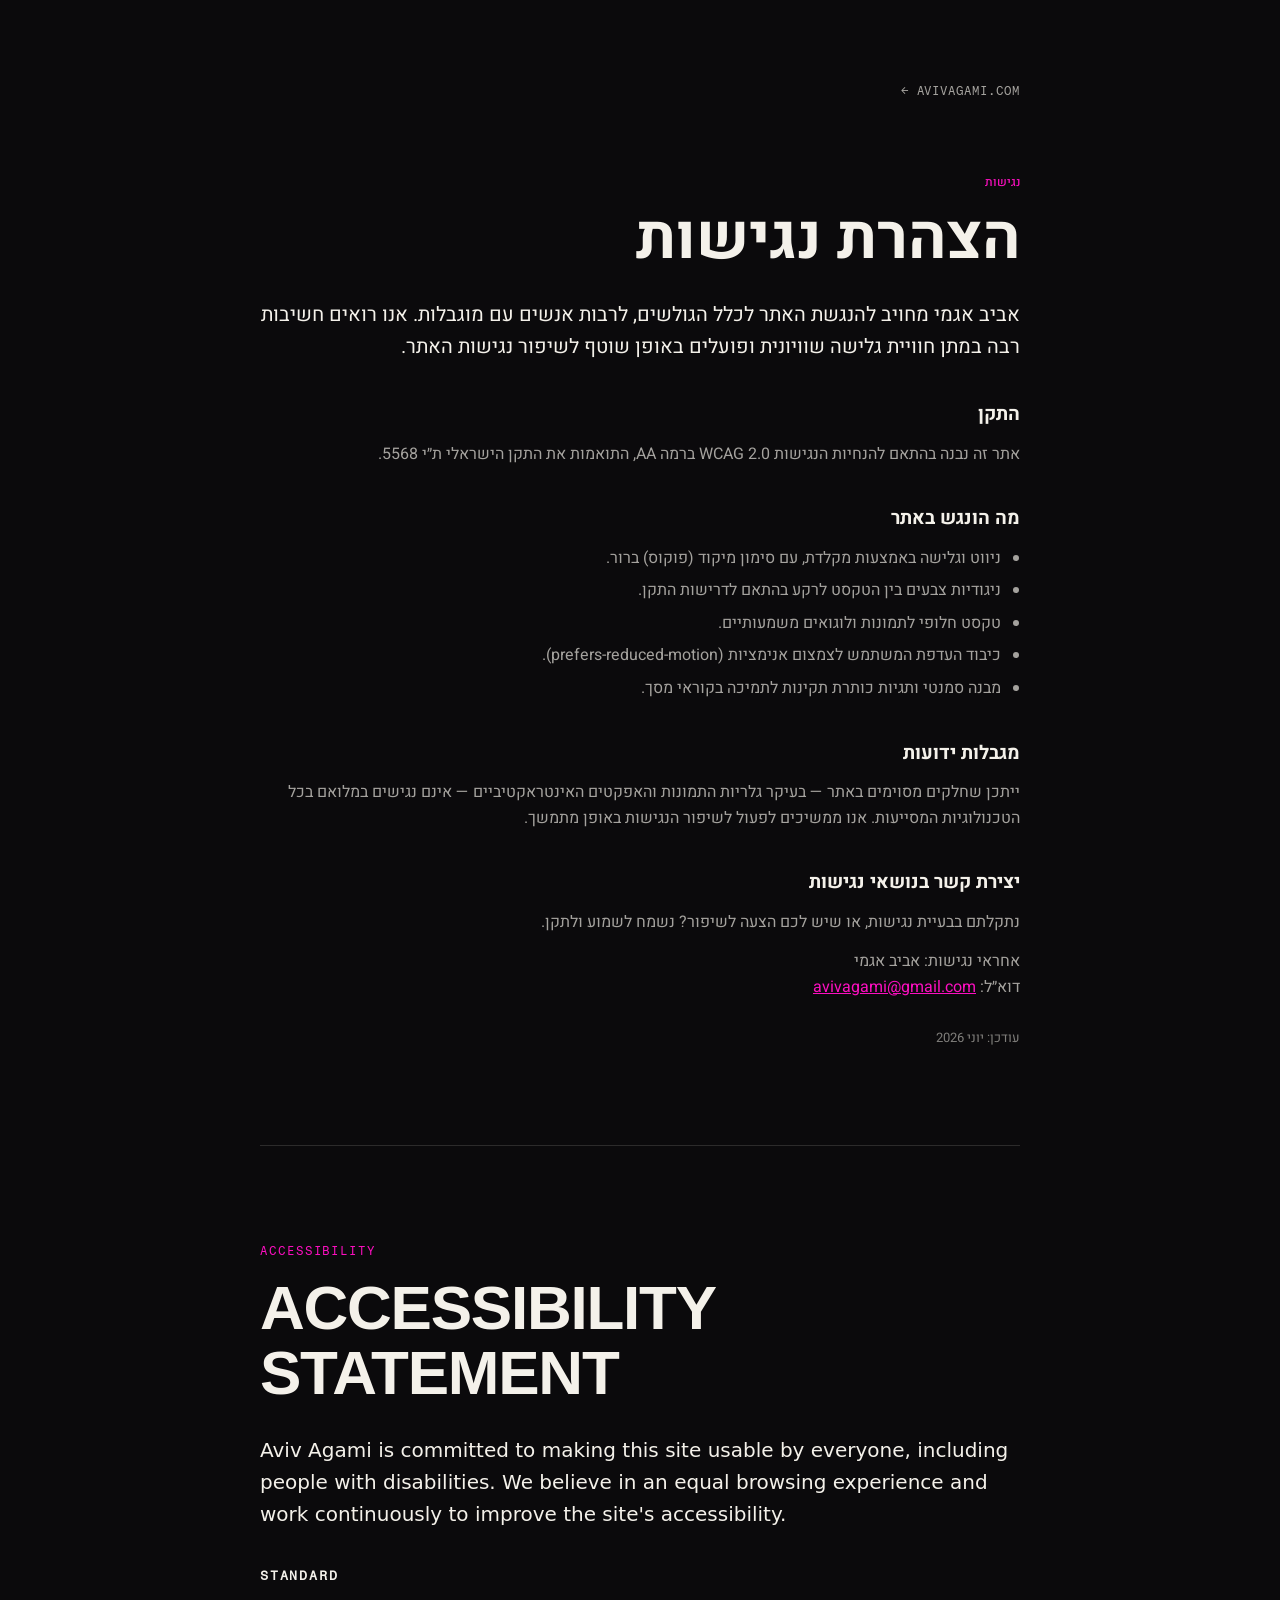
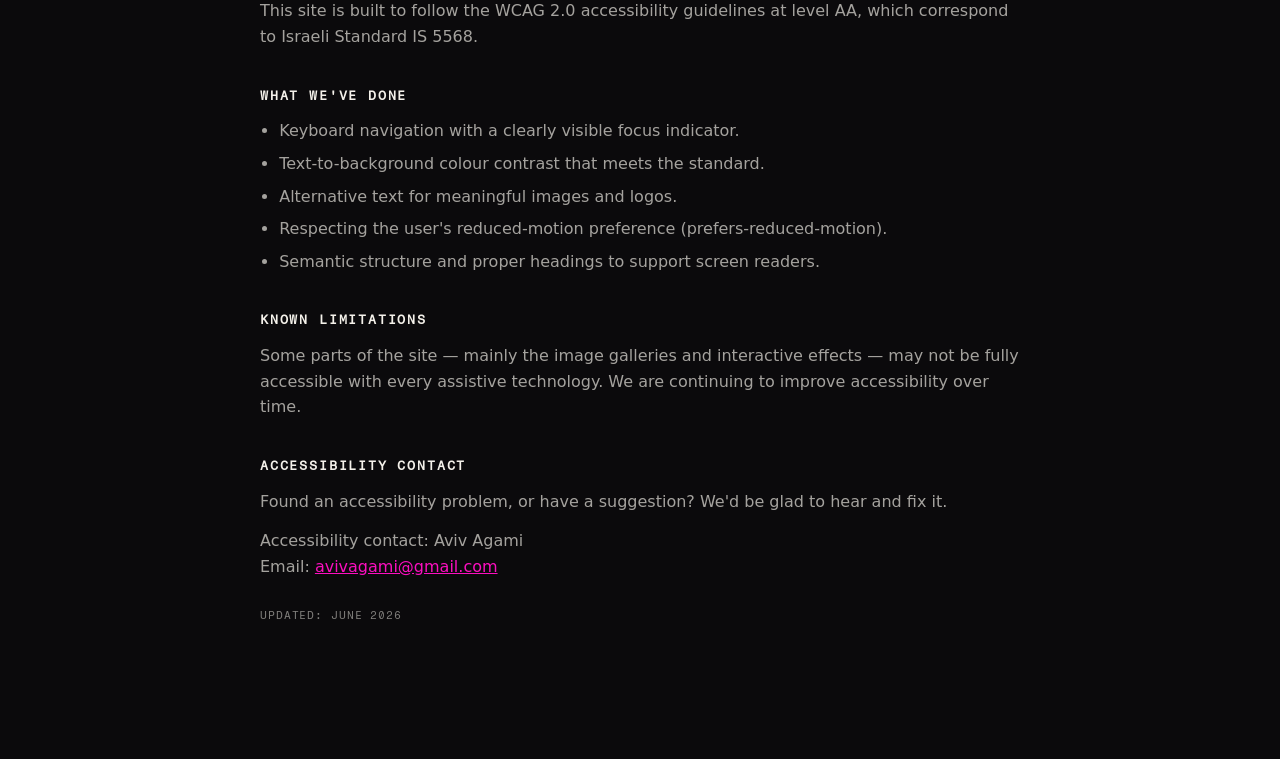
<file: accessibility.html>
<!doctype html>
<html lang="he" dir="rtl">
<head>
  <meta charset="utf-8">
  <meta name="viewport" content="width=device-width,initial-scale=1">
  <title>הצהרת נגישות · Accessibility · Aviv Agami</title>
  <meta name="description" content="הצהרת נגישות לאתר אביב אגמי · Accessibility statement for the Aviv Agami site.">
  <link rel="icon" href="/favicon.svg" type="image/svg+xml">
  <link rel="preconnect" href="https://api.fontshare.com" crossorigin>
  <link rel="preconnect" href="https://fonts.gstatic.com" crossorigin>
  <link href="https://api.fontshare.com/v2/css?f[]=clash-display@600,700&f[]=satoshi@400,500,700&display=swap" rel="stylesheet">
  <link href="https://fonts.googleapis.com/css2?family=Fragment+Mono&family=Heebo:wght@400;500;700&display=swap" rel="stylesheet">
  <style>
    :root {
      --stage: #0B0A0C;
      --bone: #F4F1EA;
      --bone-dim: rgba(244, 241, 234, 0.66);
      --signal: #FC0FC0;
      --hair: 1px solid rgba(244, 241, 234, 0.14);
      --mono: 'Fragment Mono', ui-monospace, monospace;
      --sans: 'Satoshi', system-ui, sans-serif;
      --display: 'Clash Display', sans-serif;
      --hebrew: 'Heebo', system-ui, sans-serif;
    }
    * { box-sizing: border-box; }
    html { scroll-behavior: smooth; }
    body {
      margin: 0;
      min-height: 100vh;
      background: var(--stage);
      color: var(--bone);
      font-family: var(--sans);
      line-height: 1.6;
      -webkit-font-smoothing: antialiased;
      padding: clamp(28px, 6vw, 80px) clamp(20px, 6vw, 80px) 120px;
    }
    .wrap { max-width: 760px; margin-inline: auto; }

    .back {
      display: inline-block;
      font-family: var(--mono);
      font-size: 12px;
      letter-spacing: 0.08em;
      text-transform: uppercase;
      color: var(--bone-dim);
      text-decoration: none;
      margin-bottom: clamp(36px, 7vw, 72px);
      transition: color 0.2s;
    }
    .back:hover, .back:focus-visible { color: var(--signal); }

    .doc + .doc { margin-top: clamp(48px, 9vw, 96px); padding-top: clamp(48px, 9vw, 96px); border-top: var(--hair); }

    .kicker {
      font-size: 12px;
      color: var(--signal);
      margin: 0 0 14px;
    }
    .doc--en .kicker { font-family: var(--mono); letter-spacing: 0.16em; text-transform: uppercase; }
    .doc--he .kicker { font-family: var(--hebrew); font-weight: 500; letter-spacing: normal; }

    h1 { margin: 0 0 28px; line-height: 1.05; letter-spacing: -0.02em; font-weight: 700; font-size: clamp(34px, 7vw, 62px); }
    .doc--en h1 { font-family: var(--display); text-transform: uppercase; }
    .doc--he h1 { font-family: var(--hebrew); letter-spacing: normal; }

    h2 {
      font-size: 13px;
      margin: 36px 0 12px;
      color: var(--bone);
    }
    .doc--en h2 { font-family: var(--mono); letter-spacing: 0.14em; text-transform: uppercase; }
    .doc--he h2 { font-family: var(--hebrew); font-weight: 700; font-size: 19px; letter-spacing: normal; }

    p { margin: 0 0 14px; color: var(--bone-dim); }
    .lead { color: var(--bone); font-size: clamp(17px, 2vw, 20px); }

    ul { margin: 0 0 14px; padding-inline-start: 1.2em; color: var(--bone-dim); }
    li { margin-bottom: 7px; }

    a { color: var(--signal); }
    a:focus-visible, .back:focus-visible { outline: 2px solid var(--signal); outline-offset: 3px; border-radius: 2px; }

    .ltr { unicode-bidi: isolate; direction: ltr; }

    .updated {
      margin-top: 28px;
      font-family: var(--mono);
      font-size: 11px;
      letter-spacing: 0.08em;
      text-transform: uppercase;
      color: rgba(244, 241, 234, 0.5);
    }
    .doc--he .updated { font-family: var(--hebrew); letter-spacing: normal; text-transform: none; font-size: 13px; }

    .doc--he { font-family: var(--hebrew); }

    @media (prefers-reduced-motion: reduce) {
      html { scroll-behavior: auto; }
      * { transition-duration: 0.01ms !important; }
    }
  </style>
</head>
<body>
  <div class="wrap">
    <a class="back" href="/" dir="ltr">← AVIVAGAMI.COM</a>

    <!-- ============ HEBREW (RTL) ============ -->
    <section class="doc doc--he" dir="rtl" lang="he">
      <p class="kicker">נגישות</p>
      <h1>הצהרת נגישות</h1>

      <p class="lead">אביב אגמי מחויב להנגשת האתר לכלל הגולשים, לרבות אנשים עם מוגבלות. אנו רואים חשיבות רבה במתן חוויית גלישה שוויונית ופועלים באופן שוטף לשיפור נגישות האתר.</p>

      <h2>התקן</h2>
      <p>אתר זה נבנה בהתאם להנחיות הנגישות <span class="ltr">WCAG 2.0</span> ברמה <span class="ltr">AA</span>, התואמות את התקן הישראלי ת״י 5568.</p>

      <h2>מה הונגש באתר</h2>
      <ul>
        <li>ניווט וגלישה באמצעות מקלדת, עם סימון מיקוד (פוקוס) ברור.</li>
        <li>ניגודיות צבעים בין הטקסט לרקע בהתאם לדרישות התקן.</li>
        <li>טקסט חלופי לתמונות ולוגואים משמעותיים.</li>
        <li>כיבוד העדפת המשתמש לצמצום אנימציות (<span class="ltr">prefers-reduced-motion</span>).</li>
        <li>מבנה סמנטי ותגיות כותרת תקינות לתמיכה בקוראי מסך.</li>
      </ul>

      <h2>מגבלות ידועות</h2>
      <p>ייתכן שחלקים מסוימים באתר — בעיקר גלריות התמונות והאפקטים האינטראקטיביים — אינם נגישים במלואם בכל הטכנולוגיות המסייעות. אנו ממשיכים לפעול לשיפור הנגישות באופן מתמשך.</p>

      <h2>יצירת קשר בנושאי נגישות</h2>
      <p>נתקלתם בבעיית נגישות, או שיש לכם הצעה לשיפור? נשמח לשמוע ולתקן.</p>
      <p>אחראי נגישות: אביב אגמי<br>
      דוא״ל: <a class="ltr" href="mailto:avivagami@gmail.com">avivagami@gmail.com</a></p>

      <p class="updated">עודכן: יוני 2026</p>
    </section>

    <!-- ============ ENGLISH (LTR) ============ -->
    <section class="doc doc--en" dir="ltr" lang="en">
      <p class="kicker">Accessibility</p>
      <h1>Accessibility statement</h1>

      <p class="lead">Aviv Agami is committed to making this site usable by everyone, including people with disabilities. We believe in an equal browsing experience and work continuously to improve the site's accessibility.</p>

      <h2>Standard</h2>
      <p>This site is built to follow the <span>WCAG 2.0</span> accessibility guidelines at level <span>AA</span>, which correspond to Israeli Standard IS 5568.</p>

      <h2>What we've done</h2>
      <ul>
        <li>Keyboard navigation with a clearly visible focus indicator.</li>
        <li>Text-to-background colour contrast that meets the standard.</li>
        <li>Alternative text for meaningful images and logos.</li>
        <li>Respecting the user's reduced-motion preference (<span>prefers-reduced-motion</span>).</li>
        <li>Semantic structure and proper headings to support screen readers.</li>
      </ul>

      <h2>Known limitations</h2>
      <p>Some parts of the site — mainly the image galleries and interactive effects — may not be fully accessible with every assistive technology. We are continuing to improve accessibility over time.</p>

      <h2>Accessibility contact</h2>
      <p>Found an accessibility problem, or have a suggestion? We'd be glad to hear and fix it.</p>
      <p>Accessibility contact: Aviv Agami<br>
      Email: <a href="mailto:avivagami@gmail.com">avivagami@gmail.com</a></p>

      <p class="updated">Updated: June 2026</p>
    </section>
  </div>
  <script defer src="/gc.js"></script>
</body>
</html>
</file>
<file: styles.css>
/* =========================================================
   AVIV AGAMI — "RUN OF SHOW" redesign
   Stage-black. One magenta light. The portfolio as a live show.
   ========================================================= */

:root {
  --stage:      #0B0A0C;   /* house black, slightly violet */
  --stage-2:    #131115;   /* raised surface */
  --bone:       #F4F1EA;   /* warm house-light white */
  --bone-dim:   rgba(244, 241, 234, 0.55);
  --bone-faint: rgba(244, 241, 234, 0.5);  /* WCAG AA: ~4.9:1 on stage black */
  --signal:     #FC0FC0;   /* the one light */
  --signal-dim: rgba(252, 15, 192, 0.14);
  --hair:       1px solid rgba(244, 241, 234, 0.14);

  --display: 'Clash Display', 'Arial Narrow', sans-serif;
  --body:    'Satoshi', 'Helvetica Neue', sans-serif;
  --mono:    'Fragment Mono', ui-monospace, monospace;
  --serif-i: 'Instrument Serif', Georgia, serif;

  --pad: clamp(20px, 4vw, 64px);
  --ease: cubic-bezier(0.65, 0.05, 0, 1);
}

* { box-sizing: border-box; }

html { scroll-behavior: smooth; overflow-x: clip; }

body {
  margin: 0;
  background: var(--stage);
  color: var(--bone);
  font-family: var(--body);
  font-size: 17px;
  line-height: 1.55;
  overflow-x: clip;   /* clip horizontal overflow WITHOUT breaking position:sticky */
  -webkit-font-smoothing: antialiased;
}

::selection { background: var(--signal); color: var(--stage); }

::-webkit-scrollbar { width: 10px; }
::-webkit-scrollbar-track { background: var(--stage); }
::-webkit-scrollbar-thumb { background: #2c2830; border-radius: 0; }
::-webkit-scrollbar-thumb:hover { background: var(--signal); }

a { color: inherit; text-decoration: none; }
img { display: block; max-width: 100%; }
button { font: inherit; color: inherit; background: none; border: none; cursor: pointer; padding: 0; }

.mono {
  font-family: var(--mono);
  font-size: 11px;
  letter-spacing: 0.08em;
  text-transform: uppercase;
}

em { font-family: var(--serif-i); font-style: italic; font-weight: 400; }

/* =========================================================
   ATMOSPHERE — grain, spotlight, cursor
   ========================================================= */

.grain {
  position: fixed; inset: 0;          /* no overscan — never causes horizontal overflow */
  z-index: 90;
  pointer-events: none;
  opacity: 0.07;
  background-image: url("data:image/svg+xml,%3Csvg xmlns='http://www.w3.org/2000/svg' width='240' height='240'%3E%3Cfilter id='n'%3E%3CfeTurbulence type='fractalNoise' baseFrequency='0.85' numOctaves='2'/%3E%3C/filter%3E%3Crect width='100%25' height='100%25' filter='url(%23n)'/%3E%3C/svg%3E");
  background-size: 240px 240px;
  animation: grainShift 0.9s steps(4) infinite;
}
/* animate the noise via background-position so the element itself never moves/overflows */
@keyframes grainShift {
  0% { background-position: 0 0; }
  25% { background-position: -30px 20px; }
  50% { background-position: 25px -15px; }
  75% { background-position: -15px -25px; }
  100% { background-position: 0 0; }
}

.spot {
  position: fixed; inset: 0;
  z-index: 1;
  pointer-events: none;
  background:
    radial-gradient(600px circle at var(--mx, 50%) var(--my, 30%),
      rgba(252, 15, 192, 0.07), transparent 70%),
    radial-gradient(1200px circle at var(--mx, 50%) var(--my, 30%),
      rgba(244, 241, 234, 0.04), transparent 60%);
}

.cursor {
  position: fixed; top: 0; left: 0;
  z-index: 999;
  width: 14px; height: 14px;
  margin: -7px 0 0 -7px;
  border-radius: 50%;
  background: var(--signal);
  pointer-events: none;
  mix-blend-mode: difference;
  transition: width 0.25s var(--ease), height 0.25s var(--ease),
              margin 0.25s var(--ease), background 0.25s var(--ease);
  display: grid; place-items: center;
}
.cursor.is-big {
  width: 84px; height: 84px;
  margin: -42px 0 0 -42px;
  background: var(--bone);
  mix-blend-mode: difference;
}
.cursor__label {
  font-size: 10px;
  color: var(--stage);
  opacity: 0;
  white-space: nowrap;
  transition: opacity 0.2s;
}
.cursor.is-big .cursor__label { opacity: 1; }
@media (hover: none) { .cursor { display: none; } }

/* =========================================================
   TIMECODE + PROGRESS
   ========================================================= */

@keyframes blink { 50% { opacity: 0; } }
.blink { animation: blink 1.2s steps(2) infinite; }

.progress {
  position: fixed; top: 0; left: 0; right: 0;
  height: 2px; z-index: 200;
  background: rgba(244, 241, 234, 0.08);
}
.progress__bar {
  height: 100%; width: 0%;
  background: var(--signal);
  box-shadow: 0 0 12px rgba(252, 15, 192, 0.8);
}

/* =========================================================
   LOADER — HOUSE OPENS
   ========================================================= */

.loader {
  position: fixed; inset: 0;
  z-index: 1000;
  background: var(--stage);
  display: grid; place-items: center;
  transition: clip-path 0.9s var(--ease);
  clip-path: inset(0 0 0 0);
}
.loader.is-done { clip-path: inset(0 0 100% 0); }
.loader__inner {
  width: min(92vw, 900px);
  display: flex; flex-direction: column; gap: clamp(24px, 6vh, 64px);
}
.loader__row { display: flex; justify-content: space-between; color: var(--bone-dim); }
.loader__standby { color: var(--signal); display: block; margin-bottom: 12px; }
.loader__title {
  margin: 0;
  font-family: var(--display);
  font-weight: 700;
  font-size: clamp(64px, 14vw, 180px);
  line-height: 0.88;
  letter-spacing: -0.02em;
  text-transform: uppercase;
}
.loader__title em { color: var(--signal); letter-spacing: 0; }
.loader__curtain {
  position: absolute; left: 0; right: 0; bottom: 0;
  height: 3px; background: var(--signal);
  transform-origin: left;
  transform: scaleX(var(--p, 0));
  transition: transform 0.2s linear;
}

/* =========================================================
   NAV
   ========================================================= */

.nav {
  position: fixed; top: 0; left: 0; right: 0;
  z-index: 100;
  display: flex; align-items: center; justify-content: space-between;
  padding: 18px var(--pad);
  mix-blend-mode: difference;
}
.nav__brand { display: flex; align-items: baseline; gap: 14px; }
.nav__mark {
  font-family: var(--display);
  font-weight: 700; font-size: 26px;
  letter-spacing: -0.04em;
}
.nav__sub { color: var(--bone-dim); }
.nav__links { display: flex; gap: clamp(16px, 3vw, 40px); }
.nav__links a { position: relative; padding: 4px 0; color: var(--bone-dim); transition: color 0.2s; }
.nav__links a:hover { color: var(--bone); }
.nav__links a::after {
  content: ""; position: absolute; left: 0; right: 100%; bottom: 0;
  height: 1px; background: var(--signal);
  transition: right 0.35s var(--ease);
}
.nav__links a:hover::after { right: 0; }
.nav__time { color: var(--bone-dim); }
@media (max-width: 760px) {
  .nav__sub, .nav__time, .nav__act { display: none; }
  .nav__links { font-size: 10px; gap: 18px; }
  .nav__links a { white-space: nowrap; }
  .nav__mark { font-size: 22px; }
}

/* =========================================================
   HERO
   ========================================================= */

.hero {
  position: relative;
  min-height: 100svh;
  display: flex; flex-direction: column; justify-content: center;
  padding: 110px var(--pad) 40px;
  z-index: 2;
}
.hero__meta {
  display: flex; justify-content: space-between;
  color: var(--bone-dim);
  border-bottom: var(--hair);
  padding-bottom: 14px;
  margin-bottom: clamp(24px, 5vh, 56px);
}
.hero__avail { color: var(--signal); }

.hero__title {
  margin: 0;
  font-family: var(--display);
  font-weight: 700;
  text-transform: uppercase;
  font-size: clamp(78px, 17.5vw, 290px);
  line-height: 0.82;
  letter-spacing: -0.03em;
}
.hero__line { display: block; overflow: hidden; }
.hero__line--offset {
  display: flex; align-items: flex-end; gap: clamp(16px, 3vw, 48px);
  padding-left: clamp(40px, 12vw, 280px);
}
.hero__word { display: inline-block; }
.hero__word--outline {
  color: transparent;
  -webkit-text-stroke: 2px var(--bone);
  transition: color 0.4s var(--ease), -webkit-text-stroke-color 0.4s var(--ease);
}
.hero__title:hover .hero__word--outline {
  color: var(--signal);
  -webkit-text-stroke-color: var(--signal);
}
.hero__role {
  color: var(--signal);
  /* sized in em of the title so the 5-line block tracks the cap-height
     of the "I" in AGAMI at every viewport width */
  font-size: 0.075em;
  line-height: 1.78;
  padding-bottom: 0;
  /* nudge up so LIGHT's baseline meets the bottom of the "I". Uses top
     (not transform) because the reveal animation owns transform here.
     em is relative to the role font, which itself scales with the title. */
  position: relative;
  top: -0.65em;
  white-space: nowrap;
}

.hero__lede {
  margin: clamp(28px, 6vh, 64px) 0 0 auto;
  max-width: 540px;
  font-size: clamp(18px, 2vw, 24px);
  line-height: 1.45;
  color: var(--bone-dim);
  text-align: right;
}
.hero__lede em { color: var(--signal); font-size: 1.12em; }

.hero__foot {
  margin-top: auto;
  padding-top: clamp(28px, 6vh, 64px);
  display: flex; justify-content: space-between;
  color: var(--bone-faint);
}
.hero__arrow { display: inline-block; animation: dip 1.6s var(--ease) infinite; color: var(--signal); }
@keyframes dip { 50% { transform: translateY(5px); } }

@media (max-width: 760px) {
  .hero {
    min-height: auto;
    justify-content: flex-start;
    padding-top: 90px;
    padding-bottom: 40px;
    gap: 0;
  }
  .hero__meta { flex-direction: column; gap: 4px; margin-bottom: 24px; }
  .hero__title { font-size: clamp(60px, 19vw, 290px); }
  .hero__line--offset { padding-left: 6vw; }
  .hero__role { display: none; }
  .hero__lede {
    text-align: left;
    margin-left: 0;
    margin-top: 24px;
    font-size: clamp(17px, 4.5vw, 22px);
  }
  .hero__foot {
    padding-top: 28px;
    margin-top: 0;
  }
}

/* wide screens: pull the name + lede toward the middle, but keep the
   top/bottom framing rails (meta + foot) full-bleed to the edges.
   Uses padding-left (not max-width) so the title stays full-width and the
   stacked role tagline beside AGAMI is never clipped by .hero__line's
   overflow:hidden. */
@media (min-width: 1500px) {
  .hero__title { padding-left: calc((100% - 1372px) / 2); }
  .hero__lede { margin-right: calc((100% - 1372px) / 2); }
}

/* reveal animation */
[data-reveal] {
  opacity: 0;
  transform: translateY(40px);
  transition: opacity 0.8s var(--ease), transform 0.8s var(--ease);
  transition-delay: var(--d, 0s);
}
[data-reveal].is-in { opacity: 1; transform: none; }
.hero__line [data-reveal]:not(.is-in) { transform: translateY(110%); }

/* =========================================================
   MARQUEE
   ========================================================= */

.marquee {
  position: relative;
  z-index: 2;
  border-top: var(--hair);
  border-bottom: var(--hair);
  overflow: hidden;
  padding: 14px 0;
  background: var(--stage);
}
.marquee__track {
  display: flex; gap: 48px; align-items: center;
  width: max-content;
  animation: scroll 28s linear infinite;
  font-family: var(--display);
  font-weight: 500;
  font-size: clamp(20px, 2.6vw, 34px);
  letter-spacing: 0.02em;
  white-space: nowrap;
}
.marquee:hover .marquee__track { animation-play-state: paused; }
.marquee__track span { color: var(--bone-dim); transition: color 0.3s; }
.marquee__track span:hover { color: var(--signal); }
.marquee__track i { color: var(--signal); font-style: normal; font-size: 0.6em; flex-shrink: 0; }
.mq-logo {
  height: 28px;
  width: auto;
  max-width: 130px;
  object-fit: contain;
  filter: brightness(0) invert(1);
  opacity: 1;
  transition: opacity 0.3s, filter 0.3s;
  flex-shrink: 0;
}
.mq-logo--lg { height: 32px; }
/* Autodesk is a full-colour PNG — no filter, just dim it slightly */
.mq-logo--color {
  filter: none;
  opacity: 0.85;
}
.marquee__track:hover .mq-logo { opacity: 0.7; }
.marquee__track:hover .mq-logo--color { opacity: 0.6; }
/* Hover: turn white logos magenta */
.mq-logo:hover {
  opacity: 1 !important;
  filter: brightness(0) invert(1) sepia(1) saturate(20) hue-rotate(285deg);
}
/* Hover: tint the colour PNG magenta */
.mq-logo--color:hover {
  opacity: 1 !important;
  filter: sepia(1) saturate(10) hue-rotate(285deg);
}
@keyframes scroll { to { transform: translateX(-50%); } }

/* =========================================================
   ACTS (sections)
   ========================================================= */

.act {
  position: relative;
  z-index: 2;
  padding: clamp(90px, 14vh, 180px) var(--pad);
}
.act__head { margin-bottom: clamp(40px, 8vh, 90px); }
.act__no {
  display: inline-block;
  color: var(--signal);
  border: 1px solid var(--signal);
  padding: 6px 12px;
  margin-bottom: 22px;
}
.act__title {
  margin: 0;
  font-family: var(--display);
  font-weight: 700;
  text-transform: uppercase;
  font-size: clamp(54px, 9vw, 150px);
  line-height: 0.9;
  letter-spacing: -0.02em;
}
.act__title em { color: var(--signal); letter-spacing: 0; }
.act__note { margin-top: 18px; color: var(--bone-faint); }

/* =========================================================
   CUE SHEET — the work list
   ========================================================= */

.cues {
  list-style: none;
  margin: 0; padding: 0;
  border-top: var(--hair);
}
.cue {
  position: relative;
  border-bottom: var(--hair);
  cursor: pointer;
}
.cue__inner {
  display: grid;
  grid-template-columns: 90px 1fr auto;
  align-items: baseline;
  gap: clamp(12px, 3vw, 40px);
  padding: clamp(22px, 3.4vw, 44px) 0;
  transition: transform 0.45s var(--ease);
}
.cue:hover .cue__inner { transform: translateX(clamp(10px, 2vw, 34px)); }
.cue__no { color: var(--bone-faint); transition: color 0.3s; align-self: center; }
.cue:hover .cue__no { color: var(--signal); }
.cue__body { display: flex; flex-direction: column; gap: 10px; }
.cue__type {
  font-size: 12.65px;
  font-weight: 600;
  letter-spacing: 0.16em;
  text-transform: uppercase;
  color: var(--signal);
}
.cue__tags { display: flex; flex-wrap: wrap; gap: 6px; }
.cue__tag {
  font-size: 10px;
  letter-spacing: 0.1em;
  color: var(--bone-dim);
  background: rgba(11, 10, 12, 0.55);
  border: 1px solid rgba(244, 241, 234, 0.18);
  padding: 3px 8px;
  border-radius: 999px;
  transition: color 0.3s, border-color 0.3s, background 0.3s;
}
.cue:hover .cue__tag { color: var(--signal); border-color: rgba(252, 15, 192, 0.35); }

/* When the spotlight backdrop is active (touch), tags sit over a photo —
   give them a blurred dark chip so they always read clearly. The .is-live
   class is only ever set on touch, so these rules are scoped correctly. */
.has-spotlight .cue__tag {
  color: var(--bone);
  background: rgba(11, 10, 12, 0.74);
  border-color: rgba(244, 241, 234, 0.3);
  -webkit-backdrop-filter: blur(6px);
  backdrop-filter: blur(6px);
}
.has-spotlight .cue.is-live .cue__tag {
  color: #fff;
  background: var(--signal);
  border-color: var(--signal);
  -webkit-backdrop-filter: none;
  backdrop-filter: none;
  box-shadow: 0 0 16px rgba(252, 15, 192, 0.6);
}
.cue__title {
  margin: 0;
  font-family: var(--display);
  font-weight: 600;
  text-transform: uppercase;
  font-size: clamp(26px, 4.6vw, 72px);
  line-height: 1;
  letter-spacing: -0.015em;
  color: var(--bone);
  transition: color 0.3s;
}
.cue:hover .cue__title { color: var(--signal); }
.cue:hover .cue__body { color: var(--signal); }
.cue__meta {
  display: flex; flex-direction: column; align-items: flex-end; gap: 4px;
  color: var(--bone-dim);
  text-align: right;
}
.cue__year { color: var(--bone-faint); }
.cue::after {
  content: "OPEN ↗";
  position: absolute; right: 0; top: 50%;
  transform: translate(20px, -50%);
  font-family: var(--mono); font-size: 10px; letter-spacing: 0.1em;
  color: var(--signal);
  opacity: 0;
  transition: opacity 0.3s, transform 0.3s var(--ease);
  pointer-events: none;
}
.cue:hover::after { opacity: 1; transform: translate(0, -50%); }
@media (max-width: 760px) {
  .cue__inner { grid-template-columns: 56px 1fr; row-gap: 8px; }
  .cue__meta {
    grid-column: 2;
    flex-direction: row;
    align-items: baseline;
    gap: 14px;
    text-align: left;
  }
  .cue::after { display: none; }
}

/* mobile scroll-spotlight: backdrop photo behind the cue list */
.cuebg {
  position: fixed; inset: 0;
  z-index: 1;
  pointer-events: none;
  opacity: 0;
  transition: opacity 0.6s var(--ease);
}
.cuebg.is-on { opacity: 1; }
.cuebg img {
  position: absolute; inset: 0;
  width: 100%; height: 100%;
  object-fit: cover;
  opacity: 0;
  transform: scale(1.06);
  transition: opacity 0.7s var(--ease), transform 1.4s var(--ease);
  filter: grayscale(0.35) brightness(0.34) contrast(1.08) saturate(1.2);
}
.cuebg img.is-show { opacity: 1; transform: scale(1); }
.cuebg::after {
  content: "";
  position: absolute; inset: 0;
  background:
    linear-gradient(180deg, var(--stage) 0%, transparent 28%, transparent 68%, var(--stage) 100%),
    radial-gradient(120% 90% at 50% 50%, transparent 40%, rgba(11, 10, 12, 0.55) 100%);
}

/* the cue under the spotlight (touch devices) */
.cue.is-live .cue__title { color: var(--signal); }
.cue.is-live .cue__no { color: var(--signal); }
.cue.is-live .cue__inner { transform: translateX(12px); }
.cue.is-live::before {
  content: "";
  position: absolute; left: -16px; top: 18%; bottom: 18%;
  width: 2px;
  background: var(--signal);
  box-shadow: 0 0 14px rgba(252, 15, 192, 0.9);
}

/* tap flash — every touch is a light cue */
.flash {
  position: fixed;
  z-index: 95;
  width: 14px; height: 14px;
  margin: -7px;
  border-radius: 50%;
  pointer-events: none;
  background: radial-gradient(circle, rgba(252, 15, 192, 0.55), rgba(252, 15, 192, 0.18) 45%, transparent 70%);
  animation: flashGrow 0.75s var(--ease) forwards;
}
@keyframes flashGrow {
  from { transform: scale(1); opacity: 1; }
  to { transform: scale(34); opacity: 0; }
}

/* floating hover preview */
.peek {
  position: fixed;
  z-index: 60;
  width: clamp(299px, 29.9vw, 483px);
  aspect-ratio: 4 / 3;
  pointer-events: none;
  opacity: 0;
  transform: scale(0.85) rotate(-3deg);
  transition: opacity 0.3s var(--ease), transform 0.4s var(--ease);
  overflow: hidden;
}
.peek.is-on { opacity: 1; transform: scale(1) rotate(0deg); }
.peek img {
  width: 100%; height: 100%;
  object-fit: cover;
  filter: saturate(1.05) contrast(1.05);
}
.peek__tag {
  position: absolute; left: 0; bottom: 0;
  background: var(--signal);
  color: var(--stage);
  padding: 6px 10px;
}
@media (hover: none) { .peek { display: none; } }

/* =========================================================
   MANIFESTO
   ========================================================= */

/* =========================================================
   CREATIVE PRINCIPLES — "Cue to Cue" lighting desk
   ========================================================= */
.desk {
  position: relative; z-index: 2;
  border-top: var(--hair);
  border-bottom: var(--hair);
  background: var(--stage-2);
  display: flex; flex-direction: column;
  min-height: clamp(560px, 86vh, 820px);
  overflow: hidden;
}

/* the stage where the cue plays */
.stage {
  position: relative; flex: 1;
  display: flex; align-items: center; justify-content: center;
  padding: clamp(70px, 12vh, 130px) var(--pad) clamp(40px, 6vh, 60px);
  text-align: center;
}
.pool {
  position: absolute; left: 50%; top: 46%;
  width: 130vmin; height: 130vmin;
  transform: translate(-50%, -50%);
  pointer-events: none; z-index: 0;
  background: radial-gradient(circle, rgba(252, 15, 192, 0.18), rgba(244, 241, 234, 0.06) 26%, transparent 58%);
  transition: opacity 0.4s var(--ease), transform 0.6s var(--ease), left 0.6s var(--ease);
}
.stage.dark .pool { opacity: 0.12; transform: translate(-50%, -50%) scale(0.6); }
.stage__inner { position: relative; z-index: 1; max-width: 1000px; }
.cue-meta {
  display: flex; justify-content: center; gap: 16px; flex-wrap: wrap;
  color: var(--bone-faint);
  margin-bottom: clamp(20px, 4vh, 34px);
}
.cue-meta #cueKw { color: var(--signal); }
.principle {
  font-family: var(--display);
  font-weight: 500;
  font-size: clamp(28px, 4.6vw, 66px);
  line-height: 1.16;
  letter-spacing: -0.01em;
  margin: 0 auto;
  max-width: 22ch;
  transition: opacity 0.42s var(--ease), transform 0.5s var(--ease), filter 0.42s var(--ease);
}
.stage.dark .principle { opacity: 0; transform: translateY(26px); filter: blur(7px); }
.principle em { color: var(--signal); }

/* the console strip at the bottom */
.console {
  position: relative; z-index: 2;
  border-top: var(--hair);
  background: rgba(5, 4, 8, 0.72);
  -webkit-backdrop-filter: blur(8px);
  backdrop-filter: blur(8px);
  display: grid; grid-template-columns: 1fr auto auto;
  gap: clamp(20px, 4vw, 56px);
  align-items: center;
  padding: clamp(16px, 2.4vh, 26px) var(--pad);
}
@media (max-width: 760px) { .console { grid-template-columns: 1fr auto; gap: 18px; } }

/* cue stack (left) */
.stack {
  display: flex; gap: 8px; list-style: none; margin: 0; padding: 0;
  overflow-x: auto; scrollbar-width: none;
}
.stack::-webkit-scrollbar { display: none; }
.cue-stack-item {
  flex: 0 0 auto;
  display: flex; flex-direction: column; gap: 3px;
  padding: 8px 12px;
  border: 1px solid rgba(244, 241, 234, 0.14);
  border-radius: 4px;
  cursor: pointer;
  transition: border-color 0.25s, background 0.25s;
}
.cue-stack-item:hover { border-color: rgba(244, 241, 234, 0.4); }
.cue-stack-item.on { border-color: var(--signal); background: rgba(252, 15, 192, 0.1); }
.cue-stack-item__n { font-family: var(--mono); font-size: 10px; letter-spacing: 0.06em; color: var(--bone-faint); }
.cue-stack-item.on .cue-stack-item__n { color: var(--signal); }
.cue-stack-item__k {
  font-family: var(--display); font-weight: 600; font-size: 12px;
  text-transform: uppercase; letter-spacing: -0.01em;
  color: var(--bone-dim); white-space: nowrap;
}
.cue-stack-item.on .cue-stack-item__k { color: var(--bone); }
@media (max-width: 760px) { .stack { display: none; } }

/* fader (middle) — runs on each GO */
.fader { width: clamp(90px, 12vw, 180px); display: flex; flex-direction: column; gap: 7px; }
.fader__label { display: flex; justify-content: space-between; color: var(--bone-faint); }
.fader__track { height: 5px; background: rgba(244, 241, 234, 0.12); border-radius: 99px; overflow: hidden; }
.fader__fill { height: 100%; width: 0%; background: var(--signal); box-shadow: 0 0 12px rgba(252, 15, 192, 0.8); }
@media (max-width: 760px) { .fader { display: none; } }

/* GO key (right) — the hero interaction */
.console__keys { display: flex; align-items: center; gap: 18px; }
.go {
  position: relative;
  width: clamp(84px, 11vw, 116px); aspect-ratio: 1;
  border-radius: 50%; flex: 0 0 auto;
  background: var(--signal); color: #0B0A0C;
  font-family: var(--display); font-weight: 700;
  display: flex; flex-direction: column; align-items: center; justify-content: center;
  line-height: 1;
  box-shadow: 0 0 0 6px rgba(252, 15, 192, 0.14), 0 14px 30px rgba(252, 15, 192, 0.32);
  transition: transform 0.12s var(--ease), box-shadow 0.25s;
}
.go b { font-size: clamp(22px, 3vw, 30px); letter-spacing: 0.02em; }
.go small { font-family: var(--mono); font-weight: 400; font-size: 9px; letter-spacing: 0.12em; margin-top: 4px; opacity: 0.7; }
.go:hover { box-shadow: 0 0 0 8px rgba(252, 15, 192, 0.2), 0 18px 40px rgba(252, 15, 192, 0.45); }
.go:active, .go.fire { transform: scale(0.92); }
.go.fire { animation: goFlash 0.5s var(--ease); }
@keyframes goFlash {
  0% { box-shadow: 0 0 0 6px rgba(252, 15, 192, 0.14), 0 0 0 rgba(252, 15, 192, 0.9); }
  40% { box-shadow: 0 0 0 22px rgba(252, 15, 192, 0), 0 0 60px rgba(252, 15, 192, 0.9); }
  100% { box-shadow: 0 0 0 6px rgba(252, 15, 192, 0.14); }
}
.back { align-self: center; color: var(--bone-faint); transition: color 0.2s; }
.back:hover { color: var(--bone); }

/* ---- dedicated mobile layout for the lighting desk ---- */
@media (max-width: 760px) {
  .desk { min-height: auto; }
  .stage { padding: clamp(64px, 13vh, 110px) var(--pad) 34px; }
  .cue-meta { gap: 6px 10px; margin-bottom: 20px; }
  .cue-meta__label { display: none; }     /* drop the long label (and its trailing ·) */
  .principle {
    font-size: clamp(25px, 6.6vw, 38px);
    line-height: 1.2;
    max-width: 20ch;
  }
  .pool { top: 42%; width: 150vmin; height: 150vmin; }
  /* one centred column: BACK + GO together, no dead space */
  .console {
    grid-template-columns: 1fr;
    justify-items: center;
    gap: 0;
    padding: 20px var(--pad) 28px;
  }
  .console__keys { justify-content: center; gap: 26px; }
  .go { width: 96px; }
}

/* =========================================================
   ABOUT
   ========================================================= */

.about__grid {
  display: grid;
  grid-template-columns: minmax(280px, 420px) 1fr;
  gap: clamp(32px, 6vw, 100px);
  align-items: start;
}
@media (max-width: 860px) {
  .about__grid { grid-template-columns: 1fr; }
  /* single-column stack — no room to pin, so don't make the portrait sticky */
  .about__grid .about__portrait { position: static; top: auto; }
}

.about__portrait { margin: 0; position: sticky; top: 110px; }
.about__portrait img {
  width: 100%;
  filter: grayscale(1) contrast(1.1);
  transition: filter 0.6s var(--ease);
  border: var(--hair);
}
.about__portrait:hover img { filter: grayscale(0) contrast(1); }

.about__bio p {
  margin: 0 0 1.4em;
  font-size: clamp(18px, 1.8vw, 23px);
  line-height: 1.6;
  color: var(--bone-dim);
  max-width: 58ch;
}
.about__bio p:first-child {
  font-family: var(--display);
  font-weight: 500;
  font-size: clamp(26px, 3vw, 42px);
  line-height: 1.2;
  color: var(--bone);
}
.about__bio em { color: var(--signal); font-size: 1.08em; }

/* run of show — capabilities */
.ros { margin-top: clamp(70px, 12vh, 140px); }
.ros__head {
  display: flex; justify-content: space-between;
  color: var(--bone-faint);
  padding-bottom: 12px;
  border-bottom: var(--hair);
}
.ros__list { list-style: none; margin: 0; padding: 0; counter-reset: ros; }
.ros__item {
  display: grid;
  grid-template-columns: 64px 1fr auto;
  gap: clamp(12px, 3vw, 40px);
  align-items: baseline;
  padding: 26px 0;
  border-bottom: var(--hair);
  transition: background 0.3s, padding-left 0.4s var(--ease);
}
.ros__item:hover { background: var(--signal-dim); padding-left: 16px; }
.ros__num { font-family: var(--mono); font-size: 11px; color: var(--signal); }
.ros__name {
  font-family: var(--display);
  font-weight: 600;
  font-size: clamp(20px, 2.6vw, 34px);
  text-transform: uppercase;
  letter-spacing: -0.01em;
}
.ros__desc {
  grid-column: 2;
  max-width: 62ch;
  color: var(--bone-dim);
  font-size: 15px;
  margin-top: 6px;
  display: none;
}
.ros__item.is-open .ros__desc { display: block; animation: fadeUp 0.4s var(--ease); }
@keyframes fadeUp { from { opacity: 0; transform: translateY(8px); } }
.ros__yrs { font-family: var(--mono); font-size: 11px; color: var(--bone-faint); white-space: nowrap; }
.ros__plus {
  display: inline-block;
  font-style: normal;
  color: var(--signal);
  font-size: 14px;
  margin-left: 8px;
  transition: transform 0.3s var(--ease);
}
.ros__item.is-open .ros__plus { transform: rotate(45deg); }
@media (max-width: 640px) {
  .ros__item { grid-template-columns: 44px 1fr; }
  .ros__yrs { grid-column: 2; }
}

/* =========================================================
   CONTACT
   ========================================================= */

.contact { text-align: center; padding-bottom: clamp(60px, 10vh, 120px); }
.contact__title {
  margin: 28px 0 clamp(36px, 7vh, 70px);
  font-family: var(--display);
  font-weight: 700;
  text-transform: uppercase;
  font-size: clamp(46px, 8.4vw, 140px);
  line-height: 0.92;
  letter-spacing: -0.02em;
}
.contact__title em { color: var(--signal); letter-spacing: 0; }

.contact__actions { display: flex; flex-direction: column; align-items: center; gap: 36px; }

.btn-mag {
  position: relative;
  display: inline-block;
  padding: clamp(20px, 2.6vw, 30px) clamp(34px, 5vw, 64px);
  border: 1px solid var(--bone);
  border-radius: 999px;
  font-family: var(--display);
  font-weight: 600;
  font-size: clamp(17px, 2vw, 26px);
  letter-spacing: 0.01em;
  overflow: hidden;
  transition: color 0.35s var(--ease), border-color 0.35s var(--ease), transform 0.2s ease-out;
}
.btn-mag__fill {
  position: absolute; inset: 0;
  background: var(--signal);
  border-radius: 999px;
  transform: translateY(101%);
  transition: transform 0.45s var(--ease);
}
.btn-mag:hover { color: var(--stage); border-color: var(--signal); }
.btn-mag:hover .btn-mag__fill { transform: translateY(0); }
.btn-mag__label { position: relative; z-index: 1; }

.contact__links { display: flex; gap: 32px; color: var(--bone-dim); }
.contact__links a { transition: color 0.2s; }
.contact__links a:hover { color: var(--signal); }

/* =========================================================
   FOOTER
   ========================================================= */

.footer {
  position: relative; z-index: 2;
  border-top: var(--hair);
  padding: 28px var(--pad) 48px;
}
.footer__applause {
  text-align: center;
  color: var(--bone-dim);
  padding: 18px 0 26px;
  cursor: pointer;
  user-select: none;
  transition: color 0.2s, transform 0.1s;
}
.footer__applause:hover { color: var(--signal); }
.footer__applause:active { transform: scale(1.06); }
.footer__row {
  display: flex; justify-content: space-between; flex-wrap: wrap; gap: 12px;
  color: var(--bone-faint);
}
.footer__row a:hover { color: var(--signal); }

/* =========================================================
   SHOW FILE — project overlay
   ========================================================= */

.show {
  position: fixed; inset: 0;
  z-index: 500;
  background: var(--stage);
  display: flex; flex-direction: column;
  transform: translateY(100%);
  transition: transform 0.65s var(--ease);
  visibility: hidden;
}
.show.is-open { transform: translateY(0); visibility: visible; }

.show__bar {
  display: flex; align-items: center; justify-content: space-between;
  gap: 20px;
  padding: 16px var(--pad);
  background: var(--signal);
  color: var(--stage);
  flex: 0 0 auto;
}
.show__bar .mono { color: var(--stage); }
.show__close { letter-spacing: 0.1em; }
.show__close:hover { text-decoration: line-through; }
@media (max-width: 640px) {
  #showKind { display: none; }
  .show__facts { gap: 14px; }
}

/* vertical padding only — each block pads its own sides so a wide gallery
   strip can never eat the text's right inset */
.show__body { overflow-y: auto; overflow-x: hidden; padding: clamp(32px, 5vh, 64px) 0 80px; }
.show__head,
.show__gallerynav,
.show__cols,
.show__nav { padding-left: var(--pad); padding-right: var(--pad); }

.show__head { margin-bottom: clamp(28px, 4vh, 48px); }
.show__title {
  margin: 0 0 18px;
  font-family: var(--display);
  font-weight: 700;
  text-transform: uppercase;
  font-size: clamp(34px, 6.6vw, 110px);
  line-height: 0.92;
  letter-spacing: -0.02em;
  overflow-wrap: anywhere;
}
.show__facts { display: flex; gap: 28px; flex-wrap: wrap; color: var(--bone-dim); }

.show__strip {
  display: flex; gap: 14px;
  overflow-x: auto;
  padding-bottom: 16px;
  scroll-snap-type: x mandatory;
  cursor: grab;
}
/* auto margins center a strip that fits (e.g. a single video) but collapse
   to 0 once content overflows, so long galleries still scroll from the left */
.show__strip > :first-child { margin-left: auto; }
.show__strip > :last-child { margin-right: auto; }
.show__strip::-webkit-scrollbar { height: 6px; }
.show__strip::-webkit-scrollbar-thumb { background: var(--signal); }
.show__strip img {
  height: clamp(260px, 48vh, 520px);
  width: auto;
  max-width: none;           /* override global img max-width:100% so ratio is kept */
  object-fit: contain;       /* never squash, even if a width constraint sneaks in */
  flex: 0 0 auto;
  scroll-snap-align: start;
  filter: saturate(1.04);
}
.show__video {
  height: clamp(260px, 48vh, 520px);
  aspect-ratio: 16 / 9;
  flex: 0 0 auto;
  border: 0;
  scroll-snap-align: start;
}

/* native <video> may be any aspect (e.g. 5:4) — letterbox inside the frame */
video.show__video {
  object-fit: contain;
  background: #000;
}

/* desktop gallery — edge arrows + fade scrims over the strip */
.show__gallery { position: relative; }
.show__edge {
  position: absolute; top: 0; bottom: 16px; width: clamp(40px, 6vw, 100px);
  pointer-events: none; z-index: 2;
  transition: opacity 0.35s var(--ease);
}
.show__edge--l { left: 0; background: linear-gradient(90deg, var(--stage), transparent); }
.show__edge--r { right: 0; background: linear-gradient(270deg, var(--stage), transparent); }
.show__gallery.at-start .show__edge--l { opacity: 0; }
.show__gallery.at-end .show__edge--r { opacity: 0; }

.show__arrow {
  position: absolute; top: calc(50% - 8px); transform: translateY(-50%);
  z-index: 3;
  width: clamp(48px, 4vw, 62px); aspect-ratio: 1; border-radius: 50%;
  display: grid; place-items: center;
  font-family: var(--display); font-size: clamp(24px, 2.4vw, 32px); line-height: 0;
  color: var(--bone);
  background: rgba(11, 10, 12, 0.5);
  -webkit-backdrop-filter: blur(8px); backdrop-filter: blur(8px);
  border: 1px solid rgba(244, 241, 234, 0.45);
  transition: background 0.2s, color 0.2s, border-color 0.2s, opacity 0.3s var(--ease), transform 0.15s var(--ease);
}
.show__arrow--l { left: clamp(14px, 1.8vw, 28px); padding-right: 3px; }
.show__arrow--r { right: clamp(14px, 1.8vw, 28px); padding-left: 3px; }
.show__arrow:hover { background: var(--signal); color: var(--stage); border-color: var(--signal); }
.show__arrow:active { transform: translateY(-50%) scale(0.9); }
.show__arrow.is-hidden { opacity: 0; pointer-events: none; }

.show__galcount {
  position: absolute; right: clamp(14px, 1.8vw, 28px); bottom: 30px; z-index: 3;
  color: var(--bone);
  background: rgba(11, 10, 12, 0.6);
  -webkit-backdrop-filter: blur(8px); backdrop-filter: blur(8px);
  border: 1px solid rgba(244, 241, 234, 0.22);
  border-radius: 999px; padding: 6px 12px;
}

/* mobile uses the pill row instead of edge arrows */
@media (max-width: 820px) {
  .show__edge, .show__arrow, .show__galcount { display: none; }
  /* fit media to the screen width instead of overflowing sideways */
  .show__video { width: 100%; height: auto; }
  video.show__video { aspect-ratio: auto; min-height: 240px; max-height: 60vh; }
}

/* gallery prev/next — shown on touch / small screens where drag isn't obvious */
.show__gallerynav { display: none; }
.show__gallerynav button {
  flex: 0 0 auto;
  color: var(--bone);
  border: 1px solid rgba(244, 241, 234, 0.3);
  border-radius: 999px;
  padding: 11px 20px;
  letter-spacing: 0.08em;
  transition: color 0.2s, border-color 0.2s, background 0.2s;
}
.show__gallerynav button:active { background: var(--signal); border-color: var(--signal); color: #fff; }
#galCount { color: var(--bone-dim); }
@media (max-width: 820px) {
  .show__gallerynav {
    display: flex;
    align-items: center;
    justify-content: space-between;
    gap: 12px;
    margin-top: 16px;
  }
}

.show__cols {
  display: grid;
  grid-template-columns: 1fr 1.4fr;
  gap: clamp(28px, 5vw, 80px);
  margin-top: clamp(32px, 5vh, 56px);
  max-width: 1280px;
}
@media (max-width: 820px) { .show__cols { grid-template-columns: 1fr; } }
.show__col { min-width: 0; }
.show__col h4 { color: var(--signal); margin: 0 0 14px; }
.show__col p { margin: 0 0 1em; color: var(--bone-dim); font-size: clamp(16px, 1.4vw, 19px); line-height: 1.65; overflow-wrap: anywhere; }
.show__team { color: var(--bone-faint) !important; }

.show__nav {
  display: flex; justify-content: space-between;
  margin-top: clamp(40px, 6vh, 72px);
  padding-top: 24px;
  border-top: var(--hair);
}
.show__nav button { color: var(--bone-dim); letter-spacing: 0.08em; transition: color 0.2s; }
.show__nav button:hover { color: var(--signal); }

/* =========================================================
   REDUCED MOTION
   ========================================================= */

@media (prefers-reduced-motion: reduce) {
  *, *::before, *::after { animation-duration: 0.01ms !important; transition-duration: 0.01ms !important; }
  html { scroll-behavior: auto; }
  [data-reveal] { opacity: 1; transform: none; }
}

/* WCAG: visible keyboard-focus indicator. :focus-visible only shows for
   keyboard/AT users, so mouse clicks stay ring-free and on-brand. */
:focus-visible {
  outline: 2px solid var(--signal);
  outline-offset: 3px;
  border-radius: 2px;
}

/* =========================================================
   ENCORE — link strip to /ai-video/ (end of ACT I)
   ========================================================= */

.encore {
  display: grid;
  grid-template-columns: auto 1fr auto;
  align-items: center;
  gap: 12px clamp(20px, 3vw, 48px);
  margin-top: clamp(40px, 7vh, 80px);
  padding: clamp(22px, 3.5vh, 36px) clamp(18px, 2.5vw, 32px);
  border: 1px solid var(--signal);
  background: var(--signal-dim);
  transition: background 0.35s var(--ease), color 0.35s var(--ease);
}
.encore__no { color: var(--signal); }
.encore__title {
  font-family: var(--display);
  font-weight: 700;
  font-size: clamp(32px, 5vw, 76px);
  line-height: 0.95;
  letter-spacing: -0.02em;
}
.encore__title em { color: var(--signal); letter-spacing: 0; }
.encore__go { color: var(--bone-dim); white-space: nowrap; }
.encore:hover { background: var(--signal); color: var(--stage); }
.encore:hover .encore__no,
.encore:hover .encore__go,
.encore:hover .encore__title em { color: var(--stage); }
@media (max-width: 760px) {
  .encore { grid-template-columns: 1fr; }
}
</file>
